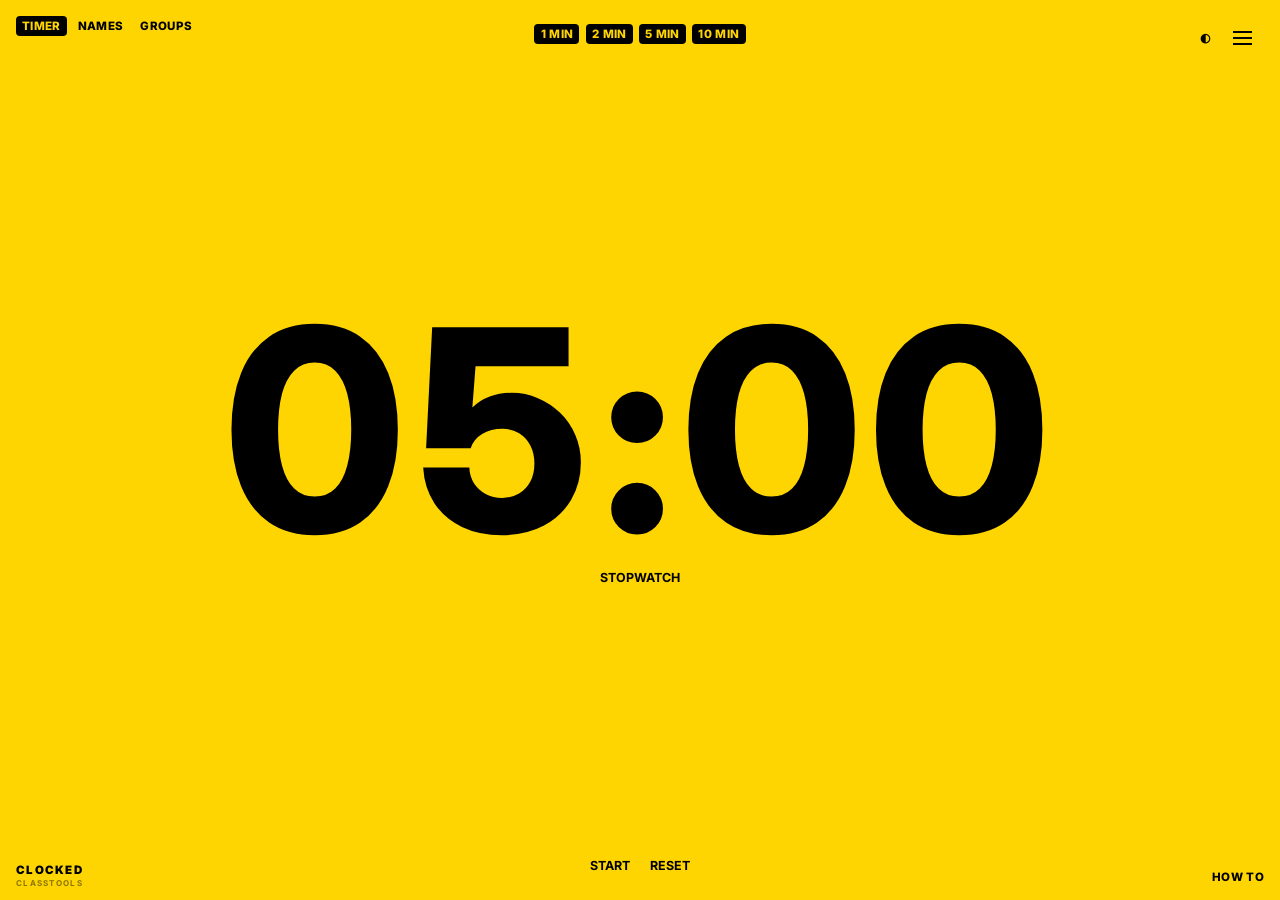
<file: index.html>
<!DOCTYPE html>
<html lang="en">
<head>
<link rel="icon" type="image/svg+xml" href="/assets/clocked-icon.svg">
  <meta charset="UTF-8" />
  <meta name="viewport" content="width=device-width, initial-scale=1.0" />
  <title>CLOCKED: CLASS TOOLS</title>

  <link rel="preconnect" href="https://fonts.googleapis.com">
  <link rel="preconnect" href="https://fonts.gstatic.com" crossorigin>
  <link href="https://fonts.googleapis.com/css2?family=Inter:wght@400;500;600;700;800;900&display=swap" rel="stylesheet">

  <style>
    :root {
      --bg: #fed500;
      --text: #000000;
      --muted: rgba(0,0,0,.6);
      --line: rgba(0,0,0,.35);
      --soft-line: rgba(0,0,0,.12);
    }

    * { box-sizing: border-box; }

    html,
    body {
      margin: 0;
      width: 100%;
      height: 100%;
    }

    body {
      background: var(--bg);
      color: var(--text);
      font-family: "Inter", Arial, Helvetica, sans-serif;
      overflow: hidden;
      text-transform: uppercase;
    }

    button,
    select,
    textarea,
    input {
      font: inherit;
      text-transform: uppercase;
    }

    button,
    select,
    input[type="color"],
    input[type="checkbox"] {
      cursor: pointer;
    }

    button:hover,
    select:hover {
      opacity: .8;
    }

    .hidden { display: none !important; }

    /* NAV */

    .tool-nav {
      position: fixed;
      top: 1rem;
      left: 1rem;
      z-index: 5000;
      display: flex;
      align-items: center;
      gap: .3rem;
    }

    .tool-tab,
    .utility-button {
      border: 0;
      background: transparent;
      color: var(--text);
      font-size: .72rem;
      font-weight: 800;
      letter-spacing: .03em;
      padding: .2rem .38rem;
      border-radius: 4px;
    }

    .tool-tab.active {
      background: var(--text);
      color: var(--bg);
    }

    .utility-nav {
      position: fixed;
      top: 1rem;
      right: 1rem;
      z-index: 5000;
      display: flex;
      align-items: center;
      gap: .25rem;
    }

    /* THEME */

    .theme-panel {
      position: fixed;
      top: 2.9rem;
      right: 1rem;
      z-index: 6000;
      display: flex;
      align-items: center;
      gap: .45rem;
      padding: .4rem;
      background: var(--text);
      color: var(--bg);
      border-radius: 5px;
    }

    .theme-panel label {
      margin-right: auto;
      font-size: .68rem;
      font-weight: 800;
    }

    #theme-color {
      width: 28px;
      height: 22px;
      padding: 0;
      border: none;
      background: transparent;
    }

    #theme-reset {
      border: none;
      padding: .18rem .32rem;
      background: var(--bg);
      color: var(--text);
      border-radius: 3px;
      font-size: .66rem;
      font-weight: 800;
    }

    /* OVERLAYS */

    .overlay {
      position: fixed;
      inset: 0;
      z-index: 10000;
      display: flex;
      align-items: center;
      justify-content: center;
      padding: 1.5rem;
      background: rgba(0,0,0,.62);
      backdrop-filter: blur(5px);
    }

    .overlay-card {
      width: min(620px, 100%);
      max-height: 85vh;
      overflow-y: auto;
      background: var(--bg);
      color: var(--text);
      border: 1px solid var(--line);
      border-radius: 8px;
      padding: 1.25rem;
    }

    .overlay-header {
      display: flex;
      align-items: center;
      justify-content: space-between;
      gap: 1rem;
      margin-bottom: 1.25rem;
    }

    .overlay-header h2 {
      margin: 0;
      font-size: .9rem;
      letter-spacing: .08em;
    }

    .overlay-close {
      border: none;
      background: transparent;
      color: var(--text);
      padding: .2rem;
      font-size: .72rem;
      font-weight: 800;
    }

    .overlay-section {
      padding: .9rem 0;
      border-top: 1px solid var(--soft-line);
    }

    .overlay-section:first-of-type {
      border-top: 0;
      padding-top: 0;
    }

    .overlay-section h3 {
      margin: 0 0 .55rem;
      font-size: .76rem;
      letter-spacing: .08em;
      color: var(--muted);
    }

    /* HELP */

    .shortcut-row {
      display: grid;
      grid-template-columns: 5.5rem 1fr;
      gap: .75rem;
      margin: .35rem 0;
      font-size: .8rem;
      line-height: 1.35;
    }

    .shortcut-key { font-weight: 900; }

    .help-copy {
      font-size: .8rem;
      line-height: 1.5;
      text-transform: none;
    }

    /* EDITOR */

    .editor-label {
      display: block;
      margin: .25rem 0 .4rem;
      font-size: .72rem;
      font-weight: 800;
      letter-spacing: .05em;
      color: var(--muted);
    }

    .editor-input,
    .editor-select,
    .editor-textarea {
      width: 100%;
      border: 1px solid var(--line);
      background: transparent;
      color: var(--text);
      padding: .55rem;
      font-weight: 800;
    }

    .editor-select option {
      background: var(--bg);
      color: var(--text);
    }

    .editor-textarea {
      min-height: 120px;
      padding: .75rem;
      resize: vertical;
      font-weight: 400;
    }

    .editor-save {
      margin-top: 1rem;
      border: none;
      background: var(--text);
      color: var(--bg);
      padding: .3rem .55rem;
      border-radius: 4px;
      font-weight: 800;
    }

    .preset-editor-grid {
      display: grid;
      grid-template-columns: minmax(0, 1fr) 110px;
      gap: .6rem;
      margin-bottom: .75rem;
    }

    .checkbox-row {
      display: flex;
      align-items: center;
      gap: .55rem;
      margin-top: 1rem;
      margin-bottom: .8rem;
    }

    .checkbox-row input {
      width: 16px;
      height: 16px;
    }

    .checkbox-row label {
      font-size: .78rem;
      font-weight: 800;
    }


    /* TOUCH / ACCESSIBILITY ENHANCEMENTS */

    .compact-action {
      border: none;
      background: var(--text);
      color: var(--bg);
      font-size: .72rem;
      font-weight: 800;
      letter-spacing: .03em;
      padding: .2rem .38rem;
      border-radius: 4px;
      white-space: nowrap;
    }

    .compact-action.hidden-control {
      display: none;
    }

    .status-toast {
      position: fixed;
      top: 3.1rem;
      left: 50%;
      transform: translateX(-50%);
      z-index: 9000;
      background: var(--text);
      color: var(--bg);
      padding: .28rem .5rem;
      border-radius: 4px;
      font-size: .7rem;
      font-weight: 800;
      letter-spacing: .04em;
      opacity: 0;
      pointer-events: none;
      transition: opacity .12s ease;
      white-space: nowrap;
    }

    .status-toast.show {
      opacity: 1;
    }

    .empty-edit-button {
      appearance: none;
      border: none;
      background: transparent;
      color: inherit;
      padding: 0;
      margin: 0;
      font: inherit;
      font-weight: inherit;
      text-transform: inherit;
      cursor: pointer;
      text-align: center;
    }

    .empty-edit-button:hover {
      opacity: .8;
    }

    .touch-empty-text {
      display: none;
    }

    .dialog-open .tool-nav,
    .dialog-open .utility-nav,
    .dialog-open .theme-panel,
    .dialog-open .tool-view {
      pointer-events: none;
    }

    /* TOOL VIEWS */

    .tool-view {
      display: none;
      width: 100%;
      height: 100%;
    }

    .tool-view.active { display: flex; }

    /* TIMER */

    #timer-tool {
      flex-direction: column;
      overflow: hidden;
    }

    .timer-top {
      display: flex;
      justify-content: center;
      align-items: center;
      gap: .4rem;
      flex-wrap: wrap;
      min-height: 2.25rem;
      padding: 1.5rem 1rem 0;
    }

    .timer-top.invisible {
      visibility: hidden;
      pointer-events: none;
    }

    .timer-top button {
      border: none;
      background: var(--text);
      color: var(--bg);
      font-size: .72rem;
      font-weight: 800;
      letter-spacing: .03em;
      padding: .2rem .38rem;
      border-radius: 4px;
    }

    .timer-wrap {
      flex: 1;
      min-height: 0;
      display: flex;
      align-items: center;
      justify-content: center;
      padding: 1rem;
    }

    .timer-stage {
      display: flex;
      flex-direction: column;
      align-items: center;
      justify-content: center;
      gap: 1.1rem;
    }

    #timer-display {
      font-size: clamp(7rem, 22vw, 20rem);
      font-weight: 800;
      line-height: .85;
      letter-spacing: .02em;
      cursor: text;
      user-select: text;
      font-variant-numeric: tabular-nums;
      outline: none;
      white-space: nowrap;
      text-align: center;
    }

    #timer-display.stopwatch {
      cursor: default;
      user-select: none;
    }

    #timer-display::selection {
      background: var(--text);
      color: var(--bg);
    }

    #timer-mode-toggle,
    .timer-bottom button,
    #name-reset,
    #group-reset {
      border: none;
      background: transparent;
      color: var(--text);
      padding: .2rem;
      font-size: .78rem;
      font-weight: 700;
    }

    #timer-mode-toggle:hover,
    .timer-bottom button:hover {
      text-decoration: underline;
      opacity: 1;
    }

    .timer-bottom {
      display: flex;
      justify-content: center;
      align-items: center;
      gap: .8rem;
      padding: 0 1rem 1.5rem;
    }

    #timer-tool.flash {
      animation: timerFlash .7s steps(2,end) 6;
    }

    @keyframes timerFlash {
      50% {
        background: var(--text);
        color: var(--bg);
      }
    }

    /* CLASS CONTROLS */

    .class-controls,
    .group-controls {
      display: flex;
      justify-content: center;
      align-items: center;
      gap: .45rem;
      flex-wrap: wrap;
    }

    .names-controls {
      row-gap: .3rem;
    }

    .class-controls label,
    .group-controls label {
      font-size: .72rem;
      font-weight: 800;
      letter-spacing: .03em;
    }

    .class-controls select,
    .group-controls select,
    .group-controls button {
      border: none;
      background: var(--text);
      color: var(--bg);
      font-size: .72rem;
      font-weight: 800;
      letter-spacing: .03em;
      padding: .2rem .38rem;
      border-radius: 4px;
    }

    .class-controls option,
    .group-controls option {
      background: var(--bg);
      color: var(--text);
    }

    /* NAMES */

    #names-tool {
      position: relative;
      flex-direction: column;
      overflow: hidden;
    }

    .names-controls {
      min-height: 3rem;
      padding-top: 1.45rem;
    }

    #name-skip-indicator {
      display: none;
      font-size: .95rem;
      line-height: 1;
      opacity: .95;
      pointer-events: none;
    }

    #name-skip-indicator.on {
      display: inline-block;
    }

    #name-main {
      flex: 1;
      min-height: 0;
      display: flex;
      align-items: center;
      justify-content: center;
      padding: 2rem;
      cursor: pointer;
      text-align: center;
      perspective: 1000px;
    }

    #name-display {
      font-size: clamp(2rem, 10vw, 10rem);
      font-weight: 900;
      line-height: 1;
    }

    #name-display.small-placeholder {
      font-size: clamp(1.5rem, 5vw, 4rem);
    }

    #name-repeats-indicator {
      margin-top: .6rem;
      font-size: 1.6rem;
      opacity: 0;
    }

    #name-repeats-indicator.on { opacity: .95; }

    @keyframes nameFlip {
      0% {
        transform: rotateX(90deg);
        opacity: 0;
      }
      60% {
        transform: rotateX(-10deg);
        opacity: 1;
      }
      100% {
        transform: rotateX(0);
        opacity: 1;
      }
    }

    #name-display.flip {
      animation: nameFlip 380ms cubic-bezier(.2,.7,.2,1);
    }

    .name-footer,
    .group-footer {
      display: flex;
      justify-content: center;
      padding: .75rem;
    }

    /* GROUPS */

    #groups-tool {
      flex-direction: column;
      overflow: hidden;
    }

    #group-main {
      flex: 1;
      min-height: 0;
      display: flex;
      flex-direction: column;
      padding: 1.5rem 1.25rem .5rem;
    }

    #groups-wrap {
      flex: 1;
      min-height: 0;
      display: flex;
      justify-content: center;
      overflow: auto;
      padding-top: 1.5rem;
    }

    #groups-container {
      width: min(1100px, 100%);
      display: grid;
      grid-template-columns: repeat(auto-fit, minmax(180px, 1fr));
      gap: 1.5rem;
    }

    .group-placeholder {
      grid-column: 1 / -1;
      align-self: center;
      text-align: center;
      font-size: clamp(1.5rem, 5vw, 4rem);
      font-weight: 900;
      padding: 4rem 1rem;
    }

    .group-card {
      border-top: 1px solid var(--line);
      padding-top: 1rem;
    }

    .group-title {
      margin-bottom: 1rem;
      font-size: .8rem;
      letter-spacing: .12em;
      color: var(--muted);
    }

    .group-name {
      margin-bottom: .35rem;
      font-size: clamp(1.1rem, 2vw, 1.6rem);
      font-weight: 900;
      line-height: 1.25;
    }

    @media (max-width: 700px) {
      body {
        overflow: hidden;
      }

      .tool-nav {
        top: .6rem;
        left: .6rem;
        right: .6rem;
        justify-content: flex-start;
        gap: .2rem;
        flex-wrap: wrap;
        max-width: calc(100% - 8.5rem);
      }

      .utility-nav {
        top: .6rem;
        right: .6rem;
        gap: .15rem;
      }

      .tool-tab,
      .utility-button {
        font-size: .68rem;
        padding: .18rem .32rem;
      }

      #name-skip-indicator {
        font-size: .88rem;
      }

      .theme-panel {
        top: 2.35rem;
        right: .6rem;
        max-width: calc(100vw - 1.2rem);
      }

      .timer-top {
        min-height: 2rem;
        padding: 2.7rem .65rem 0;
        gap: .28rem;
      }

      .timer-top button {
        font-size: .66rem;
        padding: .18rem .32rem;
      }

      .timer-wrap {
        padding: .5rem .6rem;
      }

      .timer-stage {
        gap: .65rem;
      }

      #timer-display {
        font-size: clamp(4.8rem, 25vw, 9rem);
        line-height: .88;
        max-width: 100%;
      }

      #timer-mode-toggle {
        font-size: .72rem;
      }

      .timer-bottom {
        gap: .65rem;
        padding: 0 .6rem 1rem;
      }

      .timer-bottom button {
        font-size: .72rem;
      }

      .names-controls {
        min-height: 2.5rem;
        padding-top: 2.7rem;
      }

      .class-controls,
      .group-controls {
        gap: .3rem;
      }

      .class-controls label,
      .group-controls label {
        font-size: .66rem;
      }

      .class-controls select,
      .group-controls select,
      .group-controls button {
        font-size: .66rem;
        padding: .18rem .32rem;
      }

      #name-main {
        padding: 1rem .8rem;
      }

      #name-display {
        font-size: clamp(2.2rem, 13vw, 5.4rem);
        line-height: .95;
        max-width: 100%;
        overflow-wrap: anywhere;
      }

      #name-display.small-placeholder {
        font-size: clamp(1.4rem, 8vw, 2.6rem);
      }

      #name-repeats-indicator {
        margin-top: .35rem;
        font-size: 1.25rem;
      }

      .name-footer,
      .group-footer {
        padding: .55rem;
      }

      #name-reset,
      #group-reset {
        font-size: .72rem;
      }

      #group-main {
        padding: 2.7rem .75rem .4rem;
      }

      .group-controls {
        width: 100%;
        justify-content: center;
        row-gap: .35rem;
      }

      #groups-wrap {
        padding-top: .9rem;
      }

      #groups-container {
        width: 100%;
        grid-template-columns: repeat(2, minmax(0, 1fr));
        gap: .85rem .75rem;
      }

      .group-card {
        padding-top: .65rem;
      }

      .group-title {
        margin-bottom: .55rem;
        font-size: .68rem;
      }

      .group-name {
        margin-bottom: .22rem;
        font-size: clamp(.95rem, 4.2vw, 1.2rem);
      }

      .group-placeholder {
        font-size: clamp(1.4rem, 8vw, 2.6rem);
        padding: 2.5rem .75rem;
      }

      .preset-editor-grid {
        grid-template-columns: 1fr;
        gap: .35rem;
        margin-bottom: .65rem;
      }

      .overlay {
        padding: .4rem;
        align-items: stretch;
      }

      .overlay-card {
        width: 100%;
        max-height: none;
        height: 100%;
        border-radius: 6px;
        padding: 1rem;
      }

      .overlay-header {
        margin-bottom: 1rem;
      }

      .editor-input,
      .editor-select,
      .editor-textarea {
        font-size: 16px;
      }

      .editor-textarea {
        min-height: 110px;
      }
    }

    @media (max-width: 420px) {
      .tool-nav {
        max-width: calc(100% - 8.5rem);
      }

      .tool-tab {
        font-size: .64rem;
        padding: .16rem .27rem;
      }

      .utility-button {
        font-size: .64rem;
        padding: .16rem .27rem;
      }

      #groups-container {
        grid-template-columns: 1fr;
      }

      #timer-display {
        font-size: clamp(4.2rem, 24vw, 7.5rem);
      }

      .group-controls {
        column-gap: .22rem;
      }
    }


    @media (pointer: coarse), (max-width: 700px) {
      .tool-tab,
      .utility-button,
      .timer-top button,
      .class-controls select,
      .group-controls select,
      .group-controls button,
      .compact-action,
      #timer-mode-toggle,
      .timer-bottom button,
      #name-reset,
      #group-reset,
      .editor-save,
      .overlay-close,
      #theme-reset {
        min-height: 42px;
        display: inline-flex;
        align-items: center;
        justify-content: center;
      }

      .class-controls select,
      .group-controls select,
      .editor-select,
      .editor-input,
      .editor-textarea,
      #theme-color {
        min-height: 42px;
      }

      .status-toast {
        top: 3.25rem;
      }
    }

    @media (pointer: coarse) and (max-width: 700px) {
      .touch-empty-text {
        display: inline;
      }

      .desktop-empty-text {
        display: none;
      }
    }


.utility-nav ~ .theme-panel { top: calc(1rem + 50px); }
@media (max-width:700px) { .utility-nav ~ .theme-panel { top: calc(.6rem + 50px); } }
</style>
<link rel="stylesheet" href="/assets/clocked-brand.css">
<link rel="stylesheet" href="/assets/clocked-help.css">
<script defer src="/assets/clocked-menu.js"></script>
</head>

<body>

  <div class="clocked-brand clocked-brand--fixed"><span class="clocked-brand__name">CLOCKED</span><span class="clocked-brand__label">CLASSTOOLS</span></div>

  <nav class="tool-nav">
    <button class="tool-tab active" data-tool="timer">TIMER</button>
    <button class="tool-tab" data-tool="names">NAMES</button>
    <button class="tool-tab" data-tool="groups">GROUPS</button>
  </nav>

  <div class="utility-nav">
    <span id="name-skip-indicator" aria-hidden="true">🦅</span>
    <button id="theme-button" class="utility-button" aria-label="Theme" title="Theme" aria-expanded="false" aria-controls="theme-panel">◐</button>
    <clocked-menu></clocked-menu>
  </div>

  <div id="status-toast" class="status-toast" role="status" aria-live="polite" aria-atomic="true"></div>

  <div id="theme-panel" class="theme-panel hidden">
    <label for="theme-color">THEME</label>
    <input id="theme-color" type="color" value="#fed500" />
    <button id="theme-reset">DEFAULT</button>
  </div>

  <!-- HELP -->

  <div id="help-overlay" class="overlay hidden">
    <div class="overlay-card" role="dialog" aria-modal="true" aria-labelledby="help-title">

      <div class="overlay-header">
        <h2 id="help-title">HOW TO</h2>
        <button id="help-close" class="overlay-close">CLOSE</button>
      </div>

      <section class="overlay-section">
        <h3>TIMER / STOPWATCH</h3>
        <div class="shortcut-row"><div class="shortcut-key">SPACE</div><div>START / PAUSE</div></div>
        <div class="shortcut-row"><div class="shortcut-key">R</div><div>RESET</div></div>
        <div class="shortcut-row"><div class="shortcut-key">E</div><div>EDIT TIMER OPTIONS</div></div>
        <div class="shortcut-row"><div class="shortcut-key">CLICK TIME</div><div>TYPE A CUSTOM COUNTDOWN TIME</div></div>
      </section>

      <section class="overlay-section">
        <h3>NAMES</h3>
        <div class="shortcut-row"><div class="shortcut-key">SPACE</div><div>PICK A NAME</div></div>
        <div class="shortcut-row"><div class="shortcut-key">E</div><div>EDIT SELECTED CLASS</div></div>
        <div class="shortcut-row"><div class="shortcut-key">S</div><div>TOGGLE SKIP LIST</div></div>
        <div class="shortcut-row"><div class="shortcut-key">D</div><div>TOGGLE DUPLICATES</div></div>
        <div class="shortcut-row"><div class="shortcut-key">R</div><div>RESET AVAILABLE NAMES</div></div>
      </section>

      <section class="overlay-section">
        <h3>CLASSES</h3>
        <div class="help-copy">
          Choose between one and six classes in the class editor. Reducing the number of classes hides the extra classes without deleting their saved rosters. Names and Groups use the same shared class lists.
        </div>
      </section>

      <section class="overlay-section">
        <h3>SKIP LIST</h3>
        <div class="help-copy">
          Each class has its own optional Skip List. Press S to turn it on or off. When active, students on that class's Skip List will not be selected by the random name picker.
        </div>
      </section>

      <section class="overlay-section">
        <h3>GROUPS</h3>
        <div class="shortcut-row"><div class="shortcut-key">SPACE</div><div>GENERATE GROUPS</div></div>
        <div class="shortcut-row"><div class="shortcut-key">E</div><div>EDIT SELECTED CLASS</div></div>
        <div class="shortcut-row"><div class="shortcut-key">R</div><div>RESET GROUPS</div></div>
      </section>

    </div>
  </div>

  <!-- EDIT OVERLAY -->

  <div id="edit-overlay" class="overlay hidden">
    <div class="overlay-card" role="dialog" aria-modal="true" aria-labelledby="edit-overlay-title">

      <div class="overlay-header">
        <h2 id="edit-overlay-title">EDIT</h2>
        <button id="edit-overlay-close" class="overlay-close">CLOSE</button>
      </div>

      <!-- TIMER EDITOR -->

      <div id="timer-editor-content" class="hidden">
        <div id="timer-preset-editor"></div>

        <div class="overlay-section">
          <div class="checkbox-row">
            <input id="countdown-enabled-input" type="checkbox" />
            <label for="countdown-enabled-input">COUNTDOWN TO</label>
          </div>

          <div id="countdown-options-wrap" class="hidden">
            <label class="editor-label" for="countdown-label-input">COUNTDOWN BUTTON LABEL</label>
            <input
              id="countdown-label-input"
              class="editor-input"
              type="text"
              value="COUNTDOWN"
              placeholder="COUNTDOWN"
            />

            <label class="editor-label" for="countdown-time-input" style="margin-top:1rem;">COUNTDOWN ENDING TIME</label>
            <input
              id="countdown-time-input"
              class="editor-input"
              type="time"
              value="14:17"
            />
          </div>
        </div>

        <button id="timer-editor-save" class="editor-save">SAVE</button>
      </div>

      <!-- CLASS EDITOR -->

      <div id="class-editor-content" class="hidden">

        <label class="editor-label" for="class-count-input">NUMBER OF CLASSES</label>
        <select id="class-count-input" class="editor-select">
          <option value="1">1</option>
          <option value="2">2</option>
          <option value="3">3</option>
          <option value="4">4</option>
          <option value="5">5</option>
          <option value="6">6</option>
        </select>

        <div class="overlay-section" style="margin-top:1rem;">
          <label class="editor-label" for="class-name-input">CLASS NAME</label>
          <input id="class-name-input" class="editor-input" type="text" />

          <label class="editor-label" for="class-roster-input" style="margin-top:1rem;">CLASS LIST</label>
          <textarea id="class-roster-input" class="editor-textarea"></textarea>

          <div id="skip-list-editor-wrap">
            <label class="editor-label" for="class-skip-input" style="margin-top:1rem;">SKIP LIST</label>
            <textarea id="class-skip-input" class="editor-textarea"></textarea>
          </div>
        </div>

        <button id="class-editor-save" class="editor-save">SAVE</button>
      </div>

    </div>
  </div>

  <!-- TIMER -->

  <section id="timer-tool" class="tool-view active">

    <div id="timer-presets" class="timer-top"></div>

    <main class="timer-wrap">
      <div class="timer-stage">
        <div id="timer-display" contenteditable="true" spellcheck="false">05:00</div>
        <button id="timer-mode-toggle">STOPWATCH</button>
      </div>
    </main>

    <div class="timer-bottom">
      <button id="timer-start-pause">START</button>
      <button id="timer-reset">RESET</button>
    </div>

  </section>

  <!-- NAMES -->

  <section id="names-tool" class="tool-view">

    <div class="class-controls names-controls">
      <label for="name-class-select">CLASS</label>
      <select id="name-class-select"></select>
      <button id="name-edit-button" class="compact-action hidden-control" type="button">EDIT</button>
      <button id="name-skip-toggle" class="compact-action" type="button" aria-pressed="false">SKIP: OFF</button>
      <button id="name-repeats-toggle" class="compact-action" type="button" aria-pressed="false">REPEATS: OFF</button>
    </div>

    <main id="name-main">
      <div>
        <div id="name-display" class="small-placeholder">
          <button id="name-empty-edit" class="empty-edit-button" type="button">
            <span class="desktop-empty-text">CLICK OR PRESS E TO EDIT NAMES</span>
            <span class="touch-empty-text">TAP TO ADD NAMES</span>
          </button>
        </div>
        <div id="name-repeats-indicator" aria-hidden="true">♾</div>
      </div>
    </main>

    <footer class="name-footer">
      <button id="name-reset">RESET</button>
    </footer>

  </section>

  <!-- GROUPS -->

  <section id="groups-tool" class="tool-view">

    <main id="group-main">

      <div class="group-controls">
        <label for="group-class-select">CLASS</label>
        <select id="group-class-select"></select>
        <button id="group-edit-button" class="compact-action hidden-control" type="button">EDIT</button>

        <label for="group-size">STUDENTS / GROUP</label>
        <select id="group-size" aria-label="Students per group">
          <option value="2">2</option>
          <option value="3">3</option>
          <option value="4" selected>4</option>
          <option value="5">5</option>
          <option value="6">6</option>
          <option value="7">7</option>
          <option value="8">8</option>
        </select>

        <button id="group-generate">GENERATE</button>
      </div>

      <div id="groups-wrap">
        <div id="groups-container">
          <div class="group-placeholder"><button class="empty-edit-button group-empty-edit" type="button"><span class="desktop-empty-text">CLICK OR PRESS E TO EDIT NAMES</span><span class="touch-empty-text">TAP TO ADD NAMES</span></button></div>
        </div>
      </div>

    </main>

    <footer class="group-footer">
      <button id="group-reset">RESET</button>
    </footer>

  </section>

  <button id="help-button" class="clocked-help" type="button" aria-haspopup="dialog" aria-controls="help-overlay">HOW TO</button>

  <script>
    /* STORAGE */

    const STORAGE = {
      classes: "clocked_classes_v2",
      classCount: "clocked_classCount_v1",
      timerSettings: "clocked_timerSettings_v2",
      theme: "clocked_theme"
    };

    const MAX_CLASSES = 6;
    const DEFAULT_CLASS_COUNT = 4;

    const DEFAULT_CLASSES = Array.from(
      { length: MAX_CLASSES },
      (_, index) => ({
        id: `class${index + 1}`,
        name: `CLASS ${index + 1}`,
        roster: [],
        skip: []
      })
    );

    const DEFAULT_TIMER_SETTINGS = {
      presets: [
        { label: "1 MIN", minutes: 1 },
        { label: "2 MIN", minutes: 2 },
        { label: "5 MIN", minutes: 5 },
        { label: "10 MIN", minutes: 10 }
      ],
      countdownEnabled: false,
      countdownLabel: "COUNTDOWN",
      countdownTime: "14:17"
    };

    function clone(value) {
      return JSON.parse(JSON.stringify(value));
    }

    function parseNames(text) {
      return text
        .split(/[\n,]/)
        .map(name => name.trim())
        .filter(Boolean)
        .map(name => name.toUpperCase());
    }

    function loadClasses() {
      try {
        const saved = localStorage.getItem(STORAGE.classes);
        if (!saved) return clone(DEFAULT_CLASSES);

        const parsed = JSON.parse(saved);
        if (!Array.isArray(parsed)) return clone(DEFAULT_CLASSES);

        return Array.from({ length: MAX_CLASSES }, (_, index) => {
          const item = parsed[index] || {};

          return {
            id: item.id || `class${index + 1}`,
            name: item.name || `CLASS ${index + 1}`,
            roster: Array.isArray(item.roster) ? item.roster : [],
            skip: Array.isArray(item.skip) ? item.skip : []
          };
        });
      } catch {
        return clone(DEFAULT_CLASSES);
      }
    }

    function saveClasses() {
      localStorage.setItem(STORAGE.classes, JSON.stringify(classes));
    }

    function loadClassCount() {
      const saved = Number(localStorage.getItem(STORAGE.classCount));

      if (
        Number.isInteger(saved) &&
        saved >= 1 &&
        saved <= MAX_CLASSES
      ) {
        return saved;
      }

      return DEFAULT_CLASS_COUNT;
    }

    function saveClassCount() {
      localStorage.setItem(STORAGE.classCount, String(classCount));
    }

    function loadTimerSettings() {
      try {
        const saved = localStorage.getItem(STORAGE.timerSettings);

        if (!saved) {
          return clone(DEFAULT_TIMER_SETTINGS);
        }

        const parsed = JSON.parse(saved);

        const presets = Array.isArray(parsed.presets)
          ? parsed.presets
          : clone(DEFAULT_TIMER_SETTINGS.presets);

        return {
          presets: [0,1,2,3].map(index => ({
            label:
              presets[index]?.label ||
              DEFAULT_TIMER_SETTINGS.presets[index].label,

            minutes:
              Number(presets[index]?.minutes) ||
              DEFAULT_TIMER_SETTINGS.presets[index].minutes
          })),

          countdownEnabled:
            Boolean(
              parsed.countdownEnabled ??
              parsed.readingEnabled
            ),

          countdownLabel:
            typeof parsed.countdownLabel === "string"
              ? parsed.countdownLabel
              : (
                  parsed.readingEnabled
                    ? "READING"
                    : "COUNTDOWN"
                ),

          countdownTime:
            typeof parsed.countdownTime === "string"
              ? parsed.countdownTime
              : (
                  typeof parsed.readingTime === "string"
                    ? parsed.readingTime
                    : "14:17"
                )
        };
      } catch {
        return clone(DEFAULT_TIMER_SETTINGS);
      }
    }

    function saveTimerSettings() {
      localStorage.setItem(
        STORAGE.timerSettings,
        JSON.stringify(timerSettings)
      );
    }

    let classes = loadClasses();
    let classCount = loadClassCount();
    let timerSettings = loadTimerSettings();

    function getClassById(id) {
      return classes.find(item => item.id === id);
    }

    function getVisibleClasses() {
      return classes.slice(0, classCount);
    }

    /* ELEMENTS */

    const helpOverlay = document.getElementById("help-overlay");
    const helpButton = document.getElementById("help-button");
    const helpClose = document.getElementById("help-close");

    const editOverlay = document.getElementById("edit-overlay");
    const editOverlayClose = document.getElementById("edit-overlay-close");
    const editOverlayTitle = document.getElementById("edit-overlay-title");
    const timerEditorContent = document.getElementById("timer-editor-content");
    const classEditorContent = document.getElementById("class-editor-content");

    const themeButton = document.getElementById("theme-button");
    const themePanel = document.getElementById("theme-panel");
    const themeColor = document.getElementById("theme-color");
    const themeReset = document.getElementById("theme-reset");
    const statusToast = document.getElementById("status-toast");

    let dialogReturnFocus = null;
    let activeDialogOverlay = null;
    let statusTimer = null;

    /* OVERLAYS */

    function getFocusable(dialog) {
      return Array.from(
        dialog.querySelectorAll(
          'button:not([disabled]), [href], input:not([disabled]), select:not([disabled]), textarea:not([disabled]), [tabindex]:not([tabindex="-1"])'
        )
      ).filter(el => !el.closest('.hidden') && el.offsetParent !== null);
    }

    function setDialogOpen(overlay, opener, focusTarget = null) {
      dialogReturnFocus = opener || document.activeElement;
      activeDialogOverlay = overlay;
      document.body.classList.add('dialog-open');
      overlay.classList.remove('hidden');

      Array.from(document.body.children).forEach(child => {
        if (child !== overlay && !child.classList.contains('status-toast')) {
          child.inert = true;
        }
      });

      overlay.inert = false;

      requestAnimationFrame(() => {
        const dialog = overlay.querySelector('[role="dialog"]');
        const target = focusTarget || getFocusable(dialog)[0];
        target?.focus();
      });
    }

    function restoreDialogBackground(overlay) {
      Array.from(document.body.children).forEach(child => {
        if (child !== overlay) child.inert = false;
      });

      document.body.classList.remove('dialog-open');
      activeDialogOverlay = null;

      const returnTarget = dialogReturnFocus;
      dialogReturnFocus = null;

      requestAnimationFrame(() => {
        if (returnTarget && document.contains(returnTarget)) {
          returnTarget.focus();
        }
      });
    }

    function closeHelp() {
      if (helpOverlay.classList.contains('hidden')) return;
      helpOverlay.classList.add('hidden');
      restoreDialogBackground(helpOverlay);
    }

    function closeEditor() {
      if (editOverlay.classList.contains('hidden')) return;
      editOverlay.classList.add('hidden');
      timerEditorContent.classList.add('hidden');
      classEditorContent.classList.add('hidden');
      restoreDialogBackground(editOverlay);
    }

    function closeAllOverlays() {
      if (!helpOverlay.classList.contains('hidden')) {
        closeHelp();
      } else if (!editOverlay.classList.contains('hidden')) {
        closeEditor();
      }
      themePanel.classList.add('hidden');
      themeButton.setAttribute("aria-expanded", "false");
    }

    function trapDialogTab(event) {
      if (event.key !== 'Tab' || !activeDialogOverlay) return;

      const dialog = activeDialogOverlay.querySelector('[role="dialog"]');
      const focusable = getFocusable(dialog);
      if (!focusable.length) {
        event.preventDefault();
        return;
      }

      const first = focusable[0];
      const last = focusable[focusable.length - 1];

      if (event.shiftKey && document.activeElement === first) {
        event.preventDefault();
        last.focus();
      } else if (!event.shiftKey && document.activeElement === last) {
        event.preventDefault();
        first.focus();
      }
    }

    helpButton.addEventListener('click', () => {
      closeEditor();
      themePanel.classList.add('hidden');
      themeButton.setAttribute("aria-expanded", "false");
      setDialogOpen(helpOverlay, helpButton, helpClose);
    });

    helpClose.addEventListener('click', closeHelp);

    helpOverlay.addEventListener('click', event => {
      if (event.target === helpOverlay) closeHelp();
    });

    editOverlayClose.addEventListener('click', closeEditor);

    editOverlay.addEventListener('click', event => {
      if (event.target === editOverlay) closeEditor();
    });

    /* THEME */

    function getContrastColor(hex) {
      const color = hex.replace("#","");
      const r = parseInt(color.substring(0,2), 16);
      const g = parseInt(color.substring(2,4), 16);
      const b = parseInt(color.substring(4,6), 16);

      const brightness =
        (r * 299 + g * 587 + b * 114) / 1000;

      return brightness > 150
        ? "#000000"
        : "#ffffff";
    }

    function applyTheme(color) {
      const text = getContrastColor(color);

      document.documentElement.style.setProperty("--bg", color);
      document.documentElement.style.setProperty("--text", text);

      document.documentElement.style.setProperty(
        "--muted",
        text === "#ffffff"
          ? "rgba(255,255,255,.6)"
          : "rgba(0,0,0,.6)"
      );

      document.documentElement.style.setProperty(
        "--line",
        text === "#ffffff"
          ? "rgba(255,255,255,.35)"
          : "rgba(0,0,0,.35)"
      );

      document.documentElement.style.setProperty(
        "--soft-line",
        text === "#ffffff"
          ? "rgba(255,255,255,.12)"
          : "rgba(0,0,0,.12)"
      );

      themeColor.value = color;
      localStorage.setItem(STORAGE.theme, color);
    }

    themeButton.addEventListener("click", () => {
      closeHelp();
      closeEditor();

      const opening = themePanel.classList.contains("hidden");
      themePanel.classList.toggle("hidden");

      themeButton.setAttribute(
        "aria-expanded",
        opening ? "true" : "false"
      );
    });

    themeColor.addEventListener("input", () => {
      applyTheme(themeColor.value);
    });

    themeReset.addEventListener("click", () => {
      applyTheme("#fed500");
    });

    document.addEventListener("click", event => {
      if (
        !themePanel.classList.contains("hidden") &&
        !themePanel.contains(event.target) &&
        !themeButton.contains(event.target)
      ) {
        themePanel.classList.add("hidden");
        themeButton.setAttribute("aria-expanded", "false");
      }
    });

    applyTheme(
      localStorage.getItem(STORAGE.theme) ||
      "#fed500"
    );

    /* NAV */

    const toolTabs = document.querySelectorAll(".tool-tab");
    const toolViews = document.querySelectorAll(".tool-view");

    let activeTool = "timer";

    function switchTool(tool) {
      activeTool = tool;
      closeAllOverlays();

      toolTabs.forEach(tab => {
        tab.classList.toggle(
          "active",
          tab.dataset.tool === tool
        );
      });

      toolViews.forEach(view => {
        view.classList.toggle(
          "active",
          view.id === `${tool}-tool`
        );
      });

      updateNamesOptionUI();
    }

    toolTabs.forEach(tab => {
      tab.addEventListener("click", () => {
        switchTool(tab.dataset.tool);
      });
    });

    /* TIMER */

    const timerTool = document.getElementById("timer-tool");
    const timerPresets = document.getElementById("timer-presets");
    const timerDisplay = document.getElementById("timer-display");
    const timerStartPause = document.getElementById("timer-start-pause");
    const timerReset = document.getElementById("timer-reset");
    const timerModeToggle = document.getElementById("timer-mode-toggle");
    const timerPresetEditor = document.getElementById("timer-preset-editor");
    const timerEditorSave = document.getElementById("timer-editor-save");

    const countdownEnabledInput =
      document.getElementById("countdown-enabled-input");

    const countdownOptionsWrap =
      document.getElementById("countdown-options-wrap");

    const countdownLabelInput =
      document.getElementById("countdown-label-input");

    const countdownTimeInput =
      document.getElementById("countdown-time-input");

    let timeMode = "timer";
    let timerDefault = 300;
    let timerRemaining = timerDefault;
    let timerRunning = false;
    let timerEnd = null;
    let timerInterval = null;

    let stopwatchElapsed = 0;
    let stopwatchStarted = null;
    let stopwatchRunning = false;
    let stopwatchInterval = null;

    function formatTime(seconds) {
      seconds = Math.max(0, Math.floor(seconds));

      const mins = Math.floor(seconds / 60);
      const secs = seconds % 60;

      return (
        String(mins).padStart(2,"0") +
        ":" +
        String(secs).padStart(2,"0")
      );
    }

    function updateTimeDisplay() {
      timerDisplay.textContent =
        timeMode === "timer"
          ? formatTime(Math.ceil(timerRemaining))
          : formatTime(stopwatchElapsed / 1000);

      timerStartPause.textContent =
        alarmActive
          ? "STOP"
          : (
              (
                timeMode === "timer"
                  ? timerRunning
                  : stopwatchRunning
              )
                ? "PAUSE"
                : "START"
            );
    }

    function pauseTimer() {
      if (!timerRunning) return;

      timerRemaining = Math.max(
        0,
        (timerEnd - Date.now()) / 1000
      );

      timerRunning = false;
      clearInterval(timerInterval);
      timerInterval = null;
      updateTimeDisplay();
    }

    let audioContext = null;
    let alarmInterval = null;
    let alarmActive = false;

    function playAlarmCycle() {
      try {
        if (!audioContext) {
          audioContext =
            new (window.AudioContext || window.webkitAudioContext)();
        }

        const now = audioContext.currentTime;

        /*
          Three double-beeps using the softer original tone.
          The full cycle takes about 1.6 seconds, followed by a rest.
        */
        const doubleBeepStarts = [0, 0.62, 1.24];

        doubleBeepStarts.forEach(start => {
          [
            { delay: 0, frequency: 880 },
            { delay: 0.22, frequency: 660 }
          ].forEach(tone => {
            const oscillator = audioContext.createOscillator();
            const gain = audioContext.createGain();

            oscillator.type = "sine";
            oscillator.frequency.setValueAtTime(
              tone.frequency,
              now + start + tone.delay
            );

            gain.gain.setValueAtTime(
              0.0001,
              now + start + tone.delay
            );

            gain.gain.exponentialRampToValueAtTime(
              0.22,
              now + start + tone.delay + 0.015
            );

            gain.gain.exponentialRampToValueAtTime(
              0.0001,
              now + start + tone.delay + 0.16
            );

            oscillator.connect(gain);
            gain.connect(audioContext.destination);

            oscillator.start(
              now + start + tone.delay
            );

            oscillator.stop(
              now + start + tone.delay + 0.18
            );
          });
        });
      } catch {
        /* visual flash still works if audio is unavailable */
      }
    }

    function startAlarm() {
      stopAlarm();

      alarmActive = true;
      playAlarmCycle();

      /*
        Repeat: three double-beeps, rest, three double-beeps, rest...
      */
      alarmInterval = setInterval(
        playAlarmCycle,
        3000
      );

      updateTimeDisplay();
    }

    function stopAlarm() {
      alarmActive = false;

      if (alarmInterval) {
        clearInterval(alarmInterval);
        alarmInterval = null;
      }

      timerTool?.classList.remove("flash");

      if (typeof updateTimeDisplay === "function") {
        updateTimeDisplay();
      }
    }

    function startTimer() {
      if (timerRemaining <= 0) return;

      timerRunning = true;

      timerEnd =
        Date.now() +
        timerRemaining * 1000;

      clearInterval(timerInterval);

      timerInterval = setInterval(() => {
        timerRemaining =
          (timerEnd - Date.now()) / 1000;

        if (timerRemaining <= 0) {
          timerRemaining = 0;
          timerRunning = false;

          clearInterval(timerInterval);
          timerInterval = null;

          timerTool.classList.remove("flash");
          void timerTool.offsetWidth;
          timerTool.classList.add("flash");

          startAlarm();
        }

        updateTimeDisplay();
      }, 100);

      updateTimeDisplay();
    }

    function pauseStopwatch() {
      if (!stopwatchRunning) return;

      stopwatchElapsed =
        Date.now() - stopwatchStarted;

      stopwatchRunning = false;
      clearInterval(stopwatchInterval);
      stopwatchInterval = null;
      updateTimeDisplay();
    }

    function startStopwatch() {
      stopwatchRunning = true;

      stopwatchStarted =
        Date.now() - stopwatchElapsed;

      clearInterval(stopwatchInterval);

      stopwatchInterval = setInterval(() => {
        stopwatchElapsed =
          Date.now() - stopwatchStarted;

        updateTimeDisplay();
      }, 100);

      updateTimeDisplay();
    }

    function toggleClock() {
      if (alarmActive) {
        stopAlarm();
        return;
      }

      if (timeMode === "timer") {
        timerRunning
          ? pauseTimer()
          : startTimer();
      } else {
        stopwatchRunning
          ? pauseStopwatch()
          : startStopwatch();
      }
    }

    function resetClock() {
      stopAlarm();
      timerTool.classList.remove("flash");

      if (timeMode === "timer") {
        timerRunning = false;
        clearInterval(timerInterval);
        timerInterval = null;
        timerRemaining = timerDefault;
      } else {
        stopwatchRunning = false;
        clearInterval(stopwatchInterval);
        stopwatchInterval = null;
        stopwatchElapsed = 0;
      }

      updateTimeDisplay();
    }

    function setTimerMinutes(minutes) {
      stopAlarm();
      timerRunning = false;
      clearInterval(timerInterval);
      timerInterval = null;

      timerDefault = minutes * 60;
      timerRemaining = timerDefault;

      timerTool.classList.remove("flash");
      updateTimeDisplay();
    }

    function startCountdownTo() {
      stopAlarm();

      const [hour, minute] =
        timerSettings.countdownTime
          .split(":")
          .map(Number);

      const now = new Date();
      const end = new Date();

      end.setHours(hour, minute, 0, 0);

      timerRunning = false;
      clearInterval(timerInterval);
      timerInterval = null;

      timerRemaining = Math.max(
        0,
        (end - now) / 1000
      );

      timerDefault = timerRemaining;
      updateTimeDisplay();

      if (timerRemaining > 0) {
        startTimer();
      }
    }

    function renderTimerButtons() {
      timerPresets.innerHTML = "";

      timerSettings.presets.forEach(preset => {
        const button =
          document.createElement("button");

        button.textContent = preset.label;

        button.addEventListener("click", () => {
          setTimerMinutes(preset.minutes);
        });

        timerPresets.appendChild(button);
      });

      if (timerSettings.countdownEnabled) {
        const countdown =
          document.createElement("button");

        countdown.textContent =
          timerSettings.countdownLabel ||
          "COUNTDOWN";

        countdown.addEventListener(
          "click",
          startCountdownTo
        );

        timerPresets.appendChild(countdown);
      }
    }

    function buildTimerEditor() {
      timerPresetEditor.innerHTML = "";

      timerSettings.presets.forEach((preset,index) => {
        const row = document.createElement("div");
        row.className = "preset-editor-grid";

        const labelWrap = document.createElement("div");
        const label = document.createElement("label");

        label.className = "editor-label";
        label.textContent = `BUTTON ${index + 1} LABEL`;

        const labelInput = document.createElement("input");
        labelInput.id = `timer-preset-label-${index + 1}`;
        label.htmlFor = labelInput.id;
        labelInput.className =
          "editor-input preset-label-input";
        labelInput.type = "text";
        labelInput.value = preset.label;

        const minutesWrap = document.createElement("div");
        const minutesLabel = document.createElement("label");

        minutesLabel.className = "editor-label";
        minutesLabel.textContent = `BUTTON ${index + 1} MINUTES`;

        const minutesInput = document.createElement("input");
        minutesInput.id = `timer-preset-minutes-${index + 1}`;
        minutesLabel.htmlFor = minutesInput.id;
        minutesInput.className =
          "editor-input preset-minutes-input";
        minutesInput.type = "number";
        minutesInput.min = "0.1";
        minutesInput.step = "0.1";
        minutesInput.value = preset.minutes;

        labelWrap.appendChild(label);
        labelWrap.appendChild(labelInput);

        minutesWrap.appendChild(minutesLabel);
        minutesWrap.appendChild(minutesInput);

        row.appendChild(labelWrap);
        row.appendChild(minutesWrap);

        timerPresetEditor.appendChild(row);
      });

      countdownEnabledInput.checked =
        timerSettings.countdownEnabled;

      countdownLabelInput.value =
        timerSettings.countdownLabel ||
        "COUNTDOWN";

      countdownTimeInput.value =
        timerSettings.countdownTime;

      countdownOptionsWrap.classList.toggle(
        "hidden",
        !countdownEnabledInput.checked
      );
    }

    function openTimerEditor(opener = document.activeElement) {
      pauseTimer();
      pauseStopwatch();

      closeHelp();
      themePanel.classList.add("hidden");

      editOverlayTitle.textContent =
        "TIMER OPTIONS";

      classEditorContent.classList.add("hidden");
      timerEditorContent.classList.remove("hidden");

      buildTimerEditor();

      const firstTimerField =
        timerPresetEditor.querySelector(".preset-label-input");

      setDialogOpen(
        editOverlay,
        opener,
        firstTimerField || editOverlayClose
      );
    }

    countdownEnabledInput.addEventListener(
      "change",
      () => {
        countdownOptionsWrap.classList.toggle(
          "hidden",
          !countdownEnabledInput.checked
        );
      }
    );

    timerEditorSave.addEventListener("click", () => {
      const labelInputs =
        timerPresetEditor.querySelectorAll(
          ".preset-label-input"
        );

      const minuteInputs =
        timerPresetEditor.querySelectorAll(
          ".preset-minutes-input"
        );

      const presets = [];

      for (let i = 0; i < 4; i++) {
        const label =
          labelInputs[i].value
            .trim()
            .toUpperCase() ||
          `TIMER ${i + 1}`;

        let minutes =
          parseFloat(minuteInputs[i].value);

        if (
          !Number.isFinite(minutes) ||
          minutes <= 0
        ) {
          minutes = 1;
        }

        presets.push({
          label,
          minutes
        });
      }

      timerSettings.presets = presets;

      timerSettings.countdownEnabled =
        countdownEnabledInput.checked;

      timerSettings.countdownLabel =
        countdownLabelInput.value
          .trim()
          .toUpperCase() ||
        "COUNTDOWN";

      timerSettings.countdownTime =
        countdownTimeInput.value ||
        "14:17";

      saveTimerSettings();
      renderTimerButtons();
      closeEditor();
    });

    timerStartPause.addEventListener(
      "click",
      toggleClock
    );

    timerReset.addEventListener(
      "click",
      resetClock
    );

    timerModeToggle.addEventListener(
      "click",
      () => {
        stopAlarm();
        closeEditor();

        if (timeMode === "timer") {
          pauseTimer();

          timeMode = "stopwatch";
          timerModeToggle.textContent = "TIMER";

          timerPresets.classList.add("invisible");

          timerDisplay.setAttribute(
            "contenteditable",
            "false"
          );

          timerDisplay.classList.add("stopwatch");
        } else {
          pauseStopwatch();

          timeMode = "timer";
          timerModeToggle.textContent = "STOPWATCH";

          timerPresets.classList.remove("invisible");

          timerDisplay.setAttribute(
            "contenteditable",
            "true"
          );

          timerDisplay.classList.remove("stopwatch");
        }

        updateTimeDisplay();
      }
    );

    timerDisplay.addEventListener(
      "focus",
      () => {
        if (timeMode !== "timer") return;

        pauseTimer();

        const range = document.createRange();
        range.selectNodeContents(timerDisplay);

        const selection = window.getSelection();
        selection.removeAllRanges();
        selection.addRange(range);
      }
    );

    function parseTypedTimer() {
      const value =
        timerDisplay.textContent.trim();

      let seconds = 0;

      if (value.includes(":")) {
        const parts = value.split(":");

        if (parts.length !== 2) {
          updateTimeDisplay();
          return false;
        }

        const minutes =
          parseInt(parts[0], 10);

        const secs =
          parseInt(parts[1], 10);

        if (
          !Number.isFinite(minutes) ||
          !Number.isFinite(secs) ||
          minutes < 0 ||
          secs < 0 ||
          secs >= 60
        ) {
          updateTimeDisplay();
          return false;
        }

        seconds =
          minutes * 60 +
          secs;
      } else {
        const minutes =
          parseFloat(value);

        if (
          !Number.isFinite(minutes) ||
          minutes < 0
        ) {
          updateTimeDisplay();
          return false;
        }

        seconds = minutes * 60;
      }

      timerDefault = seconds;
      timerRemaining = seconds;

      timerTool.classList.remove("flash");
      updateTimeDisplay();
      return true;
    }

    timerDisplay.addEventListener(
      "keydown",
      event => {
        if (
          event.key === "Enter" &&
          timeMode === "timer"
        ) {
          event.preventDefault();

          if (parseTypedTimer()) {
            timerDisplay.blur();
            startTimer();
          }
        }
      }
    );

    timerDisplay.addEventListener(
      "blur",
      () => {
        if (timeMode === "timer") {
          parseTypedTimer();
        }
      }
    );

    /* CLASSES */

    const nameClassSelect =
      document.getElementById("name-class-select");

    const groupClassSelect =
      document.getElementById("group-class-select");

    const classCountInput =
      document.getElementById("class-count-input");

    const classNameInput =
      document.getElementById("class-name-input");

    const classRosterInput =
      document.getElementById("class-roster-input");

    const classSkipInput =
      document.getElementById("class-skip-input");

    const skipListEditorWrap =
      document.getElementById("skip-list-editor-wrap");

    const classEditorSave =
      document.getElementById("class-editor-save");

    const nameEditButton = document.getElementById("name-edit-button");
    const groupEditButton = document.getElementById("group-edit-button");

    let editingClassId = null;
    let editingClassSource = null;

    function renderClassSelects() {
      const oldNameValue = nameClassSelect.value;
      const oldGroupValue = groupClassSelect.value;
      const visibleClasses = getVisibleClasses();

      nameClassSelect.innerHTML = "";
      groupClassSelect.innerHTML = "";

      visibleClasses.forEach(item => {
        const nameOption =
          document.createElement("option");

        nameOption.value = item.id;
        nameOption.textContent = item.name;

        const groupOption =
          nameOption.cloneNode(true);

        nameClassSelect.appendChild(nameOption);
        groupClassSelect.appendChild(groupOption);
      });

      const visibleIds =
        visibleClasses.map(item => item.id);

      nameClassSelect.value =
        visibleIds.includes(oldNameValue)
          ? oldNameValue
          : visibleIds[0];

      groupClassSelect.value =
        visibleIds.includes(oldGroupValue)
          ? oldGroupValue
          : visibleIds[0];

      resetNamePool();
      resetGroups();
    }

    function openClassEditor(source, opener = document.activeElement) {
      editingClassSource = source;

      editingClassId =
        source === "names"
          ? nameClassSelect.value
          : groupClassSelect.value;

      const selected =
        getClassById(editingClassId);

      if (!selected) return;

      closeHelp();
      themePanel.classList.add("hidden");

      editOverlayTitle.textContent =
        "EDIT CLASS";

      timerEditorContent.classList.add("hidden");
      classEditorContent.classList.remove("hidden");

      classCountInput.value =
        String(classCount);

      classNameInput.value =
        selected.name;

      classRosterInput.value =
        selected.roster.join("\n");

      classSkipInput.value =
        selected.skip.join("\n");

      skipListEditorWrap.classList.toggle(
        "hidden",
        source !== "names"
      );

      setDialogOpen(
        editOverlay,
        opener,
        classNameInput
      );

      requestAnimationFrame(() => {
        classNameInput.select();
      });
    }

    classEditorSave.addEventListener(
      "click",
      () => {
        const selected =
          getClassById(editingClassId);

        if (!selected) {
          closeEditor();
          return;
        }

        const requestedCount =
          Number(classCountInput.value);

        if (
          Number.isInteger(requestedCount) &&
          requestedCount >= 1 &&
          requestedCount <= MAX_CLASSES
        ) {
          classCount = requestedCount;
        }

        selected.name =
          classNameInput.value
            .trim()
            .toUpperCase() ||
          selected.name;

        selected.roster =
          parseNames(classRosterInput.value);

        if (editingClassSource === "names") {
          selected.skip =
            parseNames(classSkipInput.value);
        }

        saveClasses();
        saveClassCount();
        renderClassSelects();
        closeEditor();
      }
    );

    /* NAMES */

    const nameMain =
      document.getElementById("name-main");

    const nameDisplay =
      document.getElementById("name-display");

    const nameSkipIndicator =
      document.getElementById("name-skip-indicator");

    const nameRepeatsIndicator =
      document.getElementById("name-repeats-indicator");

    const nameReset =
      document.getElementById("name-reset");

    const nameSkipToggle =
      document.getElementById("name-skip-toggle");

    const nameRepeatsToggle =
      document.getElementById("name-repeats-toggle");

    let namePool = [];
    let skipMode = false;
    let noRepeats = true;

    function currentNameClass() {
      return getClassById(
        nameClassSelect.value
      );
    }

    function emptyEditMarkup() {
      return `
        <button id="name-empty-edit" class="empty-edit-button" type="button">
          <span class="desktop-empty-text">CLICK OR PRESS E TO EDIT NAMES</span>
          <span class="touch-empty-text">TAP TO ADD NAMES</span>
        </button>
      `;
    }

    function showStatus(message) {
      clearTimeout(statusTimer);
      statusToast.textContent = message;
      statusToast.classList.add('show');

      statusTimer = setTimeout(() => {
        statusToast.classList.remove('show');
      }, 1000);
    }

    function updateNamesOptionUI() {
      nameSkipToggle.textContent =
        `SKIP: ${skipMode ? 'ON' : 'OFF'}`;
      nameSkipToggle.setAttribute(
        'aria-pressed',
        String(skipMode)
      );

      const repeatsOn = !noRepeats;
      nameRepeatsToggle.textContent =
        `REPEATS: ${repeatsOn ? 'ON' : 'OFF'}`;
      nameRepeatsToggle.setAttribute(
        'aria-pressed',
        String(repeatsOn)
      );

      nameRepeatsIndicator.classList.toggle(
        'on',
        repeatsOn
      );

      nameSkipIndicator.classList.toggle(
        'on',
        activeTool === 'names' && skipMode
      );
    }

    function updateNamePlaceholder() {
      const selected = currentNameClass();
      const needsNames =
        !selected || selected.roster.length === 0;

      nameEditButton.classList.toggle(
        'hidden-control',
        needsNames
      );

      nameDisplay.classList.toggle(
        'small-placeholder',
        needsNames
      );

      if (needsNames) {
        nameDisplay.innerHTML = emptyEditMarkup();
      } else {
        nameDisplay.textContent = 'CLICK OR PRESS SPACE';
      }
    }

    function resetNamePool() {
      const selected =
        currentNameClass();

      namePool =
        selected
          ? selected.roster.slice()
          : [];

      updateNamePlaceholder();
    }

    function animateName() {
      nameDisplay.classList.remove("flip");
      void nameDisplay.offsetWidth;
      nameDisplay.classList.add("flip");
    }

    function pickName() {
      const selected =
        currentNameClass();

      if (
        !selected ||
        selected.roster.length === 0
      ) {
        openClassEditor("names", nameDisplay.querySelector(".empty-edit-button") || nameMain);
        return;
      }

      nameDisplay.classList.remove("small-placeholder");

      let base =
        noRepeats
          ? namePool.slice()
          : selected.roster.slice();

      if (skipMode) {
        base = base.filter(
          name =>
            !selected.skip.includes(name)
        );
      }

      if (base.length === 0) {
        nameDisplay.textContent =
          "RESET TO START AGAIN";
        return;
      }

      const picked =
        base[
          Math.floor(
            Math.random() * base.length
          )
        ];

      nameDisplay.textContent = picked;
      animateName();

      if (noRepeats) {
        const index =
          namePool.indexOf(picked);

        if (index !== -1) {
          namePool.splice(index, 1);
        }
      }
    }

    function toggleSkipMode() {
      skipMode = !skipMode;
      updateNamesOptionUI();
      showStatus(
        skipMode
          ? "SKIP LIST ON"
          : "SKIP LIST OFF"
      );
    }

    function toggleRepeats() {
      noRepeats = !noRepeats;
      resetNamePool();
      updateNamesOptionUI();
      showStatus(
        !noRepeats
          ? "REPEATS ON"
          : "REPEATS OFF"
      );
    }

    nameMain.addEventListener(
      "click",
      event => {
        const selected = currentNameClass();
        const needsNames =
          !selected || selected.roster.length === 0;

        if (needsNames) {
          event.preventDefault();
          openClassEditor(
            "names",
            event.target.closest(".empty-edit-button") || nameMain
          );
          return;
        }

        pickName();
      }
    );

    nameEditButton.addEventListener("click", () => {
      openClassEditor("names", nameEditButton);
    });

    nameSkipToggle.addEventListener("click", toggleSkipMode);
    nameRepeatsToggle.addEventListener("click", toggleRepeats);

    nameReset.addEventListener(
      "click",
      resetNamePool
    );

    nameClassSelect.addEventListener(
      "change",
      resetNamePool
    );

    /* GROUPS */

    const groupSize =
      document.getElementById("group-size");

    const groupGenerate =
      document.getElementById("group-generate");

    const groupsContainer =
      document.getElementById("groups-container");

    const groupReset =
      document.getElementById("group-reset");

    function currentGroupClass() {
      return getClassById(
        groupClassSelect.value
      );
    }

    function shuffle(array) {
      const copy = array.slice();

      for (
        let i = copy.length - 1;
        i > 0;
        i--
      ) {
        const j =
          Math.floor(
            Math.random() * (i + 1)
          );

        [copy[i],copy[j]] =
          [copy[j],copy[i]];
      }

      return copy;
    }

    function renderGroups(groups) {
      groupEditButton.classList.remove("hidden-control");
      groupsContainer.innerHTML = "";

      groups.forEach((group,index) => {
        const card =
          document.createElement("div");

        card.className =
          "group-card";

        const title =
          document.createElement("div");

        title.className =
          "group-title";

        title.textContent =
          `GROUP ${index + 1}`;

        card.appendChild(title);

        group.forEach(name => {
          const item =
            document.createElement("div");

          item.className =
            "group-name";

          item.textContent =
            name;

          card.appendChild(item);
        });

        groupsContainer.appendChild(card);
      });
    }

    function generateGroups() {
      const selected =
        currentGroupClass();

      if (
        !selected ||
        selected.roster.length === 0
      ) {
        renderGroupEmptyState();
        return;
      }

      const size =
        Number(groupSize.value);

      const shuffled =
        shuffle(selected.roster);

      const numberOfGroups =
        Math.ceil(
          shuffled.length / size
        );

      const groups =
        Array.from(
          { length: numberOfGroups },
          () => []
        );

      shuffled.forEach(
        (name,index) => {
          groups[
            index % numberOfGroups
          ].push(name);
        }
      );

      renderGroups(groups);
    }

    function renderGroupEmptyState() {
      groupEditButton.classList.add("hidden-control");
      groupsContainer.innerHTML = `
        <div class="group-placeholder">
          <button class="empty-edit-button group-empty-edit" type="button">
            <span class="desktop-empty-text">CLICK OR PRESS E TO EDIT NAMES</span>
            <span class="touch-empty-text">TAP TO ADD NAMES</span>
          </button>
        </div>
      `;
    }

    function resetGroups() {
      const selected = currentGroupClass();
      const hasNames =
        Boolean(selected && selected.roster.length);

      groupEditButton.classList.toggle(
        "hidden-control",
        !hasNames
      );

      if (hasNames) {
        groupsContainer.innerHTML =
          '<div class="group-placeholder">GENERATE GROUPS</div>';
      } else {
        renderGroupEmptyState();
      }
    }

    groupGenerate.addEventListener(
      "click",
      generateGroups
    );

    groupEditButton.addEventListener("click", () => {
      openClassEditor("groups", groupEditButton);
    });

    groupsContainer.addEventListener("click", event => {
      const emptyEdit = event.target.closest(".group-empty-edit");
      if (emptyEdit) {
        openClassEditor("groups", emptyEdit);
      }
    });

    groupReset.addEventListener(
      "click",
      resetGroups
    );

    groupClassSelect.addEventListener(
      "change",
      resetGroups
    );

    /* GLOBAL KEYBOARD SHORTCUTS */

    document.addEventListener(
      "keydown",
      event => {
        if (event.key === "Escape") {
          closeAllOverlays();
          return;
        }

        if (activeDialogOverlay) {
          trapDialogTab(event);
          return;
        }

        const target =
          event.target;

        if (
          target.tagName === "TEXTAREA" ||
          target.tagName === "INPUT" ||
          target.tagName === "SELECT" ||
          target.isContentEditable
        ) {
          return;
        }

        const key =
          event.key.toLowerCase();

        if (activeTool === "timer") {
          if (event.code === "Space") {
            event.preventDefault();
            toggleClock();
          }

          if (key === "r") {
            event.preventDefault();
            resetClock();
          }

          if (key === "e") {
            event.preventDefault();
            openTimerEditor(document.querySelector('.tool-tab.active'));
          }
        }

        if (activeTool === "names") {
          if (event.code === "Space") {
            event.preventDefault();
            pickName();
          }

          if (key === "e") {
            event.preventDefault();
            openClassEditor("names", document.querySelector('.tool-tab.active'));
          }

          if (key === "s") {
            event.preventDefault();
            toggleSkipMode();
          }

          if (key === "d") {
            event.preventDefault();
            toggleRepeats();
          }

          if (key === "r") {
            event.preventDefault();
            resetNamePool();
          }
        }

        if (activeTool === "groups") {
          if (event.code === "Space") {
            event.preventDefault();
            generateGroups();
          }

          if (key === "e") {
            event.preventDefault();
            openClassEditor("groups", document.querySelector('.tool-tab.active'));
          }

          if (key === "r") {
            event.preventDefault();
            resetGroups();
          }
        }
      }
    );

    /* INITIALIZE */

    renderTimerButtons();
    renderClassSelects();
    updateNamesOptionUI();
    updateTimeDisplay();
  </script>

</body>
</html>
</file>
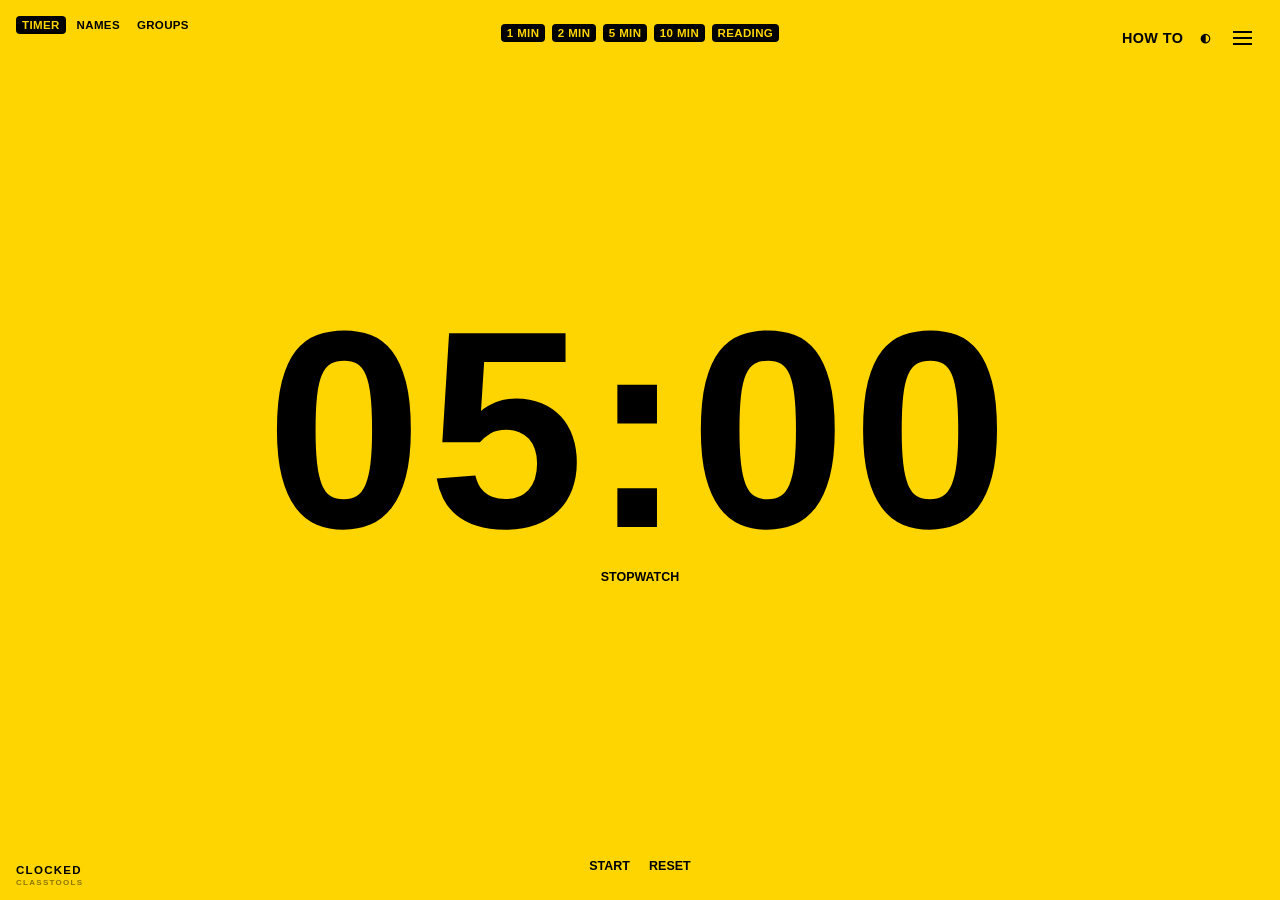
<file: 8ab.html>
<!DOCTYPE html>
<html lang="en">
<head>
<link rel="icon" type="image/svg+xml" href="/assets/clocked-icon.svg">
  <meta charset="UTF-8" />
  <meta name="viewport" content="width=device-width, initial-scale=1.0" />
  <title>CLOCKED: CLASS TOOLS — 8AB</title>

  <style>
    :root {
      --bg: #fed500;
      --text: #000000;
      --muted: rgba(0,0,0,.6);
      --line: rgba(0,0,0,.35);
      --soft-line: rgba(0,0,0,.12);
    }

    * { box-sizing: border-box; }

    html,
    body {
      margin: 0;
      width: 100%;
      height: 100%;
    }

    body {
      background: var(--bg);
      color: var(--text);
      font-family: Arial, Helvetica, sans-serif;
      overflow: hidden;
      text-transform: uppercase;
    }

    button,
    select,
    textarea,
    input {
      font: inherit;
      text-transform: uppercase;
    }

    button,
    select,
    input[type="color"],
    input[type="checkbox"] {
      cursor: pointer;
    }

    button:hover,
    select:hover {
      opacity: .8;
    }

    .hidden { display: none !important; }

    /* NAV */

    .tool-nav {
      position: fixed;
      top: 1rem;
      left: 1rem;
      z-index: 5000;
      display: flex;
      align-items: center;
      gap: .3rem;
    }

    .tool-tab,
    .utility-button {
      border: 0;
      background: transparent;
      color: var(--text);
      font-size: .72rem;
      font-weight: 800;
      letter-spacing: .03em;
      padding: .2rem .38rem;
      border-radius: 4px;
    }

    .tool-tab.active {
      background: var(--text);
      color: var(--bg);
    }

    .utility-nav {
      position: fixed;
      top: 1rem;
      right: 1rem;
      z-index: 5000;
      display: flex;
      align-items: center;
      gap: .25rem;
    }

    #help-button {
      font-size: .9rem;
      line-height: 1;
    }

    /* THEME */

    .theme-panel {
      position: fixed;
      top: 2.9rem;
      right: 1rem;
      z-index: 6000;
      display: flex;
      align-items: center;
      gap: .45rem;
      padding: .4rem;
      background: var(--text);
      color: var(--bg);
      border-radius: 5px;
    }

    .theme-panel label {
      font-size: .68rem;
      font-weight: 800;
    }

    #theme-color {
      width: 26px;
      height: 20px;
      padding: 0;
      border: none;
      background: transparent;
    }

    #theme-reset {
      border: none;
      padding: .15rem .3rem;
      background: var(--bg);
      color: var(--text);
      border-radius: 3px;
      font-size: .66rem;
      font-weight: 800;
    }

    /* OVERLAYS */

    .overlay {
      position: fixed;
      inset: 0;
      z-index: 10000;
      display: flex;
      align-items: center;
      justify-content: center;
      padding: 1.5rem;
      background: rgba(0,0,0,.62);
      backdrop-filter: blur(5px);
    }

    .overlay-card {
      width: min(620px, 100%);
      max-height: 85vh;
      overflow-y: auto;
      background: var(--bg);
      color: var(--text);
      border: 1px solid var(--line);
      border-radius: 8px;
      padding: 1.25rem;
    }

    .overlay-header {
      display: flex;
      align-items: center;
      justify-content: space-between;
      gap: 1rem;
      margin-bottom: 1.25rem;
    }

    .overlay-header h2 {
      margin: 0;
      font-size: .9rem;
      letter-spacing: .08em;
    }

    .overlay-close {
      border: none;
      background: transparent;
      color: var(--text);
      padding: .2rem;
      font-size: .72rem;
      font-weight: 800;
    }

    .overlay-section {
      padding: .9rem 0;
      border-top: 1px solid var(--soft-line);
    }

    .overlay-section:first-of-type {
      border-top: 0;
      padding-top: 0;
    }

    .overlay-section h3 {
      margin: 0 0 .55rem;
      font-size: .76rem;
      letter-spacing: .08em;
      color: var(--muted);
    }

    /* HELP */

    .shortcut-row {
      display: grid;
      grid-template-columns: 5.5rem 1fr;
      gap: .75rem;
      margin: .35rem 0;
      font-size: .8rem;
      line-height: 1.35;
    }

    .shortcut-key { font-weight: 900; }

    .help-copy {
      font-size: .8rem;
      line-height: 1.5;
      text-transform: none;
    }

    /* EDITOR */

    .editor-label {
      display: block;
      margin: .25rem 0 .4rem;
      font-size: .72rem;
      font-weight: 800;
      letter-spacing: .05em;
      color: var(--muted);
    }

    .editor-input,
    .editor-select,
    .editor-textarea {
      width: 100%;
      border: 1px solid var(--line);
      background: transparent;
      color: var(--text);
      padding: .55rem;
      font-weight: 800;
    }

    .editor-select option {
      background: var(--bg);
      color: var(--text);
    }

    .editor-textarea {
      min-height: 120px;
      padding: .75rem;
      resize: vertical;
      font-weight: 400;
    }

    .editor-save {
      margin-top: 1rem;
      border: none;
      background: var(--text);
      color: var(--bg);
      padding: .3rem .55rem;
      border-radius: 4px;
      font-weight: 800;
    }

    .preset-editor-grid {
      display: grid;
      grid-template-columns: minmax(0, 1fr) 110px;
      gap: .6rem;
      margin-bottom: .75rem;
    }

    .checkbox-row {
      display: flex;
      align-items: center;
      gap: .55rem;
      margin-top: 1rem;
      margin-bottom: .8rem;
    }

    .checkbox-row input {
      width: 16px;
      height: 16px;
    }

    .checkbox-row label {
      font-size: .78rem;
      font-weight: 800;
    }

    /* TOOL VIEWS */

    .tool-view {
      display: none;
      width: 100%;
      height: 100%;
    }

    .tool-view.active { display: flex; }

    /* TIMER */

    #timer-tool {
      flex-direction: column;
      overflow: hidden;
    }

    .timer-top {
      display: flex;
      justify-content: center;
      align-items: center;
      gap: .4rem;
      flex-wrap: wrap;
      min-height: 2.25rem;
      padding: 1.5rem 1rem 0;
    }

    .timer-top.invisible {
      visibility: hidden;
      pointer-events: none;
    }

    .timer-top button {
      border: none;
      background: var(--text);
      color: var(--bg);
      font-size: .72rem;
      font-weight: 800;
      letter-spacing: .03em;
      padding: .2rem .38rem;
      border-radius: 4px;
    }

    .timer-wrap {
      flex: 1;
      min-height: 0;
      display: flex;
      align-items: center;
      justify-content: center;
      padding: 1rem;
    }

    .timer-stage {
      display: flex;
      flex-direction: column;
      align-items: center;
      justify-content: center;
      gap: 1.1rem;
    }

    #timer-display {
      font-size: clamp(7rem, 22vw, 20rem);
      font-weight: 800;
      line-height: .85;
      letter-spacing: .02em;
      cursor: text;
      user-select: text;
      font-variant-numeric: tabular-nums;
      outline: none;
      white-space: nowrap;
      text-align: center;
    }

    #timer-display.stopwatch {
      cursor: default;
      user-select: none;
    }

    #timer-display::selection {
      background: var(--text);
      color: var(--bg);
    }

    #timer-mode-toggle,
    .timer-bottom button,
    #name-reset,
    #group-reset {
      border: none;
      background: transparent;
      color: var(--text);
      padding: .2rem;
      font-size: .78rem;
      font-weight: 700;
    }

    #timer-mode-toggle:hover,
    .timer-bottom button:hover {
      text-decoration: underline;
      opacity: 1;
    }

    .timer-bottom {
      display: flex;
      justify-content: center;
      align-items: center;
      gap: .8rem;
      padding: 0 1rem 1.5rem;
    }

    #timer-tool.flash {
      animation: timerFlash .7s steps(2,end) 6;
    }

    @keyframes timerFlash {
      50% {
        background: var(--text);
        color: var(--bg);
      }
    }

    /* CLASS CONTROLS */

    .class-controls,
    .group-controls {
      display: flex;
      justify-content: center;
      align-items: center;
      gap: .45rem;
      flex-wrap: wrap;
    }

    .class-controls label,
    .group-controls label {
      font-size: .72rem;
      font-weight: 800;
      letter-spacing: .03em;
    }

    .class-controls select,
    .group-controls select,
    .group-controls button {
      border: none;
      background: var(--text);
      color: var(--bg);
      font-size: .72rem;
      font-weight: 800;
      letter-spacing: .03em;
      padding: .2rem .38rem;
      border-radius: 4px;
    }

    .class-controls option,
    .group-controls option {
      background: var(--bg);
      color: var(--text);
    }

    /* NAMES */

    #names-tool {
      position: relative;
      flex-direction: column;
      overflow: hidden;
    }

    .names-controls {
      min-height: 3rem;
      padding-top: 1.45rem;
    }

    #name-skip-indicator {
      display: none;
      font-size: .95rem;
      line-height: 1;
      opacity: .95;
      pointer-events: none;
    }

    #name-skip-indicator.on {
      display: inline-block;
    }

    #name-main {
      flex: 1;
      min-height: 0;
      display: flex;
      align-items: center;
      justify-content: center;
      padding: 2rem;
      cursor: pointer;
      text-align: center;
      perspective: 1000px;
    }

    #name-display {
      font-size: clamp(2rem, 10vw, 10rem);
      font-weight: 900;
      line-height: 1;
    }

    #name-repeats-indicator {
      margin-top: .6rem;
      font-size: 1.6rem;
      opacity: 0;
    }

    #name-repeats-indicator.on { opacity: .95; }

    @keyframes nameFlip {
      0% {
        transform: rotateX(90deg);
        opacity: 0;
      }
      60% {
        transform: rotateX(-10deg);
        opacity: 1;
      }
      100% {
        transform: rotateX(0);
        opacity: 1;
      }
    }

    #name-display.flip {
      animation: nameFlip 380ms cubic-bezier(.2,.7,.2,1);
    }

    .name-footer,
    .group-footer {
      display: flex;
      justify-content: center;
      padding: .75rem;
    }

    /* GROUPS */

    #groups-tool {
      flex-direction: column;
      overflow: hidden;
    }

    #group-main {
      flex: 1;
      min-height: 0;
      display: flex;
      flex-direction: column;
      padding: 1.5rem 1.25rem .5rem;
    }

    #groups-wrap {
      flex: 1;
      min-height: 0;
      display: flex;
      justify-content: center;
      overflow: auto;
      padding-top: 1.5rem;
    }

    #groups-container {
      width: min(1100px, 100%);
      display: grid;
      grid-template-columns: repeat(auto-fit, minmax(180px, 1fr));
      gap: 1.5rem;
    }

    .group-placeholder {
      grid-column: 1 / -1;
      align-self: center;
      text-align: center;
      font-size: clamp(1.5rem, 5vw, 4rem);
      font-weight: 900;
      padding: 4rem 1rem;
    }

    .group-card {
      border-top: 1px solid var(--line);
      padding-top: 1rem;
    }

    .group-title {
      margin-bottom: 1rem;
      font-size: .8rem;
      letter-spacing: .12em;
      color: var(--muted);
    }

    .group-name {
      margin-bottom: .35rem;
      font-size: clamp(1.1rem, 2vw, 1.6rem);
      font-weight: 900;
      line-height: 1.25;
    }

    @media (max-width: 700px) {
      body {
        overflow: hidden;
      }

      .tool-nav {
        top: .6rem;
        left: .6rem;
        right: .6rem;
        justify-content: flex-start;
        gap: .2rem;
        flex-wrap: wrap;
        max-width: calc(100% - 8.5rem);
      }

      .utility-nav {
        top: .6rem;
        right: .6rem;
        gap: .15rem;
      }

      .tool-tab,
      .utility-button {
        font-size: .68rem;
        padding: .18rem .32rem;
      }

      #help-button {
        font-size: .84rem;
      }

      #name-skip-indicator {
        font-size: .88rem;
      }

      .theme-panel {
        top: 2.35rem;
        right: .6rem;
        max-width: calc(100vw - 1.2rem);
      }

      .timer-top {
        min-height: 2rem;
        padding: 2.7rem .65rem 0;
        gap: .28rem;
      }

      .timer-top button {
        font-size: .66rem;
        padding: .18rem .32rem;
      }

      .timer-wrap {
        padding: .5rem .6rem;
      }

      .timer-stage {
        gap: .65rem;
      }

      #timer-display {
        font-size: clamp(4.8rem, 25vw, 9rem);
        line-height: .88;
        max-width: 100%;
      }

      #timer-mode-toggle {
        font-size: .72rem;
      }

      .timer-bottom {
        gap: .65rem;
        padding: 0 .6rem 1rem;
      }

      .timer-bottom button {
        font-size: .72rem;
      }

      .names-controls {
        min-height: 2.5rem;
        padding-top: 2.7rem;
      }

      .class-controls,
      .group-controls {
        gap: .3rem;
      }

      .class-controls label,
      .group-controls label {
        font-size: .66rem;
      }

      .class-controls select,
      .group-controls select,
      .group-controls button {
        font-size: .66rem;
        padding: .18rem .32rem;
      }

      #name-main {
        padding: 1rem .8rem;
      }

      #name-display {
        font-size: clamp(2.2rem, 13vw, 5.4rem);
        line-height: .95;
        max-width: 100%;
        overflow-wrap: anywhere;
      }

      #name-repeats-indicator {
        margin-top: .35rem;
        font-size: 1.25rem;
      }

      .name-footer,
      .group-footer {
        padding: .55rem;
      }

      #name-reset,
      #group-reset {
        font-size: .72rem;
      }

      #group-main {
        padding: 2.7rem .75rem .4rem;
      }

      .group-controls {
        width: 100%;
        justify-content: center;
        row-gap: .35rem;
      }

      #groups-wrap {
        padding-top: .9rem;
      }

      #groups-container {
        width: 100%;
        grid-template-columns: repeat(2, minmax(0, 1fr));
        gap: .85rem .75rem;
      }

      .group-card {
        padding-top: .65rem;
      }

      .group-title {
        margin-bottom: .55rem;
        font-size: .68rem;
      }

      .group-name {
        margin-bottom: .22rem;
        font-size: clamp(.95rem, 4.2vw, 1.2rem);
      }

      .group-placeholder {
        font-size: clamp(1.4rem, 8vw, 2.6rem);
        padding: 2.5rem .75rem;
      }

      .preset-editor-grid {
        grid-template-columns: 1fr;
        gap: .35rem;
        margin-bottom: .65rem;
      }

      .overlay {
        padding: .4rem;
        align-items: stretch;
      }

      .overlay-card {
        width: 100%;
        max-height: none;
        height: 100%;
        border-radius: 6px;
        padding: 1rem;
      }

      .overlay-header {
        margin-bottom: 1rem;
      }

      .editor-input,
      .editor-select,
      .editor-textarea {
        font-size: 16px;
      }

      .editor-textarea {
        min-height: 110px;
      }
    }

    @media (max-width: 420px) {
      .tool-nav {
        max-width: calc(100% - 8.5rem);
      }

      .tool-tab {
        font-size: .64rem;
        padding: .16rem .27rem;
      }

      .utility-button {
        font-size: .64rem;
        padding: .16rem .27rem;
      }

      #groups-container {
        grid-template-columns: 1fr;
      }

      #timer-display {
        font-size: clamp(4.2rem, 24vw, 7.5rem);
      }

      .group-controls {
        column-gap: .22rem;
      }
    }


.utility-nav ~ .theme-panel { top: calc(1rem + 50px); }
@media (max-width:700px) { .utility-nav ~ .theme-panel { top: calc(.6rem + 50px); } }
</style>
<link rel="stylesheet" href="/assets/clocked-brand.css">
<script defer src="/assets/clocked-menu.js"></script>
</head>

<body>

  <div class="clocked-brand clocked-brand--fixed"><span class="clocked-brand__name">CLOCKED</span><span class="clocked-brand__label">CLASSTOOLS</span></div>

  <nav class="tool-nav">
    <button class="tool-tab active" data-tool="timer">TIMER</button>
    <button class="tool-tab" data-tool="names">NAMES</button>
    <button class="tool-tab" data-tool="groups">GROUPS</button>
  </nav>

  <div class="utility-nav">
    <span id="name-skip-indicator" aria-hidden="true">🦅</span>
    <button id="help-button" class="utility-button" aria-haspopup="dialog" aria-controls="help-overlay">HOW TO</button>
    <button id="theme-button" class="utility-button" aria-label="Theme" title="Theme">◐</button>
    <clocked-menu></clocked-menu>
  </div>

  <div id="theme-panel" class="theme-panel hidden">
    <label for="theme-color">BACKGROUND</label>
    <input id="theme-color" type="color" value="#fed500" />
    <button id="theme-reset">DEFAULT</button>
  </div>

  <!-- HELP -->

  <div id="help-overlay" class="overlay hidden">
    <div class="overlay-card">

      <div class="overlay-header">
        <h2>HOW TO</h2>
        <button id="help-close" class="overlay-close">CLOSE</button>
      </div>

      <section class="overlay-section">
        <h3>TIMER / STOPWATCH</h3>
        <div class="shortcut-row"><div class="shortcut-key">SPACE</div><div>START / PAUSE</div></div>
        <div class="shortcut-row"><div class="shortcut-key">R</div><div>RESET</div></div>
        <div class="shortcut-row"><div class="shortcut-key">E</div><div>EDIT TIMER OPTIONS</div></div>
        <div class="shortcut-row"><div class="shortcut-key">CLICK TIME</div><div>TYPE A CUSTOM COUNTDOWN TIME</div></div>
      </section>

      <section class="overlay-section">
        <h3>NAMES</h3>
        <div class="shortcut-row"><div class="shortcut-key">SPACE</div><div>PICK A NAME</div></div>
        <div class="shortcut-row"><div class="shortcut-key">E</div><div>EDIT SELECTED CLASS</div></div>
        <div class="shortcut-row"><div class="shortcut-key">S</div><div>TOGGLE SKIP LIST</div></div>
        <div class="shortcut-row"><div class="shortcut-key">D</div><div>TOGGLE DUPLICATES</div></div>
        <div class="shortcut-row"><div class="shortcut-key">R</div><div>RESET AVAILABLE NAMES</div></div>
      </section>

      <section class="overlay-section">
        <h3>CLASSES</h3>
        <div class="help-copy">
          Choose between one and six classes in the class editor. Reducing the number of classes hides the extra classes without deleting their saved rosters. Names and Groups use the same shared class lists.
        </div>
      </section>

      <section class="overlay-section">
        <h3>SKIP LIST</h3>
        <div class="help-copy">
          Each class has its own optional Skip List. Press S to turn it on or off. When active, students on that class's Skip List will not be selected by the random name picker.
        </div>
      </section>

      <section class="overlay-section">
        <h3>GROUPS</h3>
        <div class="shortcut-row"><div class="shortcut-key">SPACE</div><div>GENERATE GROUPS</div></div>
        <div class="shortcut-row"><div class="shortcut-key">E</div><div>EDIT SELECTED CLASS</div></div>
        <div class="shortcut-row"><div class="shortcut-key">R</div><div>RESET GROUPS</div></div>
      </section>

    </div>
  </div>

  <!-- EDIT OVERLAY -->

  <div id="edit-overlay" class="overlay hidden">
    <div class="overlay-card">

      <div class="overlay-header">
        <h2 id="edit-overlay-title">EDIT</h2>
        <button id="edit-overlay-close" class="overlay-close">CLOSE</button>
      </div>

      <!-- TIMER EDITOR -->

      <div id="timer-editor-content" class="hidden">
        <div id="timer-preset-editor"></div>

        <div class="overlay-section">
          <div class="checkbox-row">
            <input id="countdown-enabled-input" type="checkbox" />
            <label for="countdown-enabled-input">COUNTDOWN TO</label>
          </div>

          <div id="countdown-options-wrap" class="hidden">
            <label class="editor-label" for="countdown-label-input">BUTTON LABEL</label>
            <input
              id="countdown-label-input"
              class="editor-input"
              type="text"
              value="COUNTDOWN"
              placeholder="COUNTDOWN"
            />

            <label class="editor-label" for="countdown-time-input" style="margin-top:1rem;">ENDS AT</label>
            <input
              id="countdown-time-input"
              class="editor-input"
              type="time"
              value="14:17"
            />
          </div>
        </div>

        <button id="timer-editor-save" class="editor-save">SAVE</button>
      </div>

      <!-- CLASS EDITOR -->

      <div id="class-editor-content" class="hidden">

        <label class="editor-label" for="class-count-input">NUMBER OF CLASSES</label>
        <select id="class-count-input" class="editor-select">
          <option value="1">1</option>
          <option value="2">2</option>
          <option value="3">3</option>
          <option value="4">4</option>
          <option value="5">5</option>
          <option value="6">6</option>
        </select>

        <div class="overlay-section" style="margin-top:1rem;">
          <label class="editor-label" for="class-name-input">CLASS NAME</label>
          <input id="class-name-input" class="editor-input" type="text" />

          <label class="editor-label" for="class-roster-input" style="margin-top:1rem;">CLASS LIST</label>
          <textarea id="class-roster-input" class="editor-textarea"></textarea>

          <div id="skip-list-editor-wrap">
            <label class="editor-label" for="class-skip-input" style="margin-top:1rem;">SKIP LIST (OPTIONAL)</label>
            <textarea id="class-skip-input" class="editor-textarea"></textarea>
          </div>
        </div>

        <button id="class-editor-save" class="editor-save">SAVE</button>
      </div>

    </div>
  </div>

  <!-- TIMER -->

  <section id="timer-tool" class="tool-view active">

    <div id="timer-presets" class="timer-top"></div>

    <main class="timer-wrap">
      <div class="timer-stage">
        <div id="timer-display" contenteditable="true" spellcheck="false">05:00</div>
        <button id="timer-mode-toggle">STOPWATCH</button>
      </div>
    </main>

    <div class="timer-bottom">
      <button id="timer-start-pause">START</button>
      <button id="timer-reset">RESET</button>
    </div>

  </section>

  <!-- NAMES -->

  <section id="names-tool" class="tool-view">

    <div class="class-controls names-controls">
      <label for="name-class-select">CLASS</label>
      <select id="name-class-select"></select>
    </div>

    <main id="name-main">
      <div>
        <div id="name-display">PRESS E TO EDIT NAMES</div>
        <div id="name-repeats-indicator" aria-hidden="true">♾</div>
      </div>
    </main>

    <footer class="name-footer">
      <button id="name-reset">RESET</button>
    </footer>

  </section>

  <!-- GROUPS -->

  <section id="groups-tool" class="tool-view">

    <main id="group-main">

      <div class="group-controls">
        <label for="group-class-select">CLASS</label>
        <select id="group-class-select"></select>

        <label for="group-size">GROUP SIZE</label>
        <select id="group-size">
          <option value="2">2</option>
          <option value="3">3</option>
          <option value="4" selected>4</option>
          <option value="5">5</option>
          <option value="6">6</option>
          <option value="7">7</option>
          <option value="8">8</option>
        </select>

        <button id="group-generate">GENERATE</button>
      </div>

      <div id="groups-wrap">
        <div id="groups-container">
          <div class="group-placeholder">PRESS E TO EDIT NAMES</div>
        </div>
      </div>

    </main>

    <footer class="group-footer">
      <button id="group-reset">RESET</button>
    </footer>

  </section>

  <script>
    /* STORAGE */

    const STORAGE = {
      classes: "clocked_8ab_classes_v1",
      classCount: "clocked_8ab_classCount_v1",
      timerSettings: "clocked_8ab_timerSettings_v1",
      theme: "clocked_8ab_theme"
    };

    const MAX_CLASSES = 6;
    const DEFAULT_CLASS_COUNT = 2;

    const DEFAULT_CLASSES = [
      {
        id: "class1",
        name: "8AB",
        roster: [
          "ANELEIGH","ZANDER","JOSIE","ELLIOT","HANNAH","ARIANNA",
          "SIENNA","IVY","JORDYN","ETHNE","MARREX","BELLA",
          "NORAH","BERKELEY","FINLEY","HARPER","COHEN","CROSBY",
          "BRISTOL","MAX","THOMAS","BRENT","MILAN","ALEXANDRA",
          "ROY","ISAIAH"
        ],
        skip: []
      },
      {
        id: "class2",
        name: "8JR",
        roster: [
          "LOGAN","ABEL","SARAH","KYLE","SOPHIA","ELLIETTE","JACK","EVERETT",
          "KATE","SIMON","LOUIS","PORTER","DAVID","KIKI","RAJA","JOHN",
          "AVERY","SOPHIA","CORISSA","ELLA","DAVID","CHYENNE","TORI","COLTEN",
          "TAYLA","ASA","LINCOLN"
        ],
        skip: []
      },
      {
        id: "class3",
        name: "CLASS 3",
        roster: [],
        skip: []
      },
      {
        id: "class4",
        name: "CLASS 4",
        roster: [],
        skip: []
      },
      {
        id: "class5",
        name: "CLASS 5",
        roster: [],
        skip: []
      },
      {
        id: "class6",
        name: "CLASS 6",
        roster: [],
        skip: []
      }
    ];

    const DEFAULT_TIMER_SETTINGS = {
      presets: [
        { label: "1 MIN", minutes: 1 },
        { label: "2 MIN", minutes: 2 },
        { label: "5 MIN", minutes: 5 },
        { label: "10 MIN", minutes: 10 }
      ],
      countdownEnabled: true,
      countdownLabel: "READING",
      countdownTime: "14:17"
    };

    function clone(value) {
      return JSON.parse(JSON.stringify(value));
    }

    function parseNames(text) {
      return text
        .split(/[\n,]/)
        .map(name => name.trim())
        .filter(Boolean)
        .map(name => name.toUpperCase());
    }

    function loadClasses() {
      try {
        const saved = localStorage.getItem(STORAGE.classes);
        if (!saved) return clone(DEFAULT_CLASSES);

        const parsed = JSON.parse(saved);
        if (!Array.isArray(parsed)) return clone(DEFAULT_CLASSES);

        return Array.from({ length: MAX_CLASSES }, (_, index) => {
          const item = parsed[index] || {};

          return {
            id: item.id || `class${index + 1}`,
            name: item.name || `CLASS ${index + 1}`,
            roster: Array.isArray(item.roster) ? item.roster : [],
            skip: Array.isArray(item.skip) ? item.skip : []
          };
        });
      } catch {
        return clone(DEFAULT_CLASSES);
      }
    }

    function saveClasses() {
      localStorage.setItem(STORAGE.classes, JSON.stringify(classes));
    }

    function loadClassCount() {
      const saved = Number(localStorage.getItem(STORAGE.classCount));

      if (
        Number.isInteger(saved) &&
        saved >= 1 &&
        saved <= MAX_CLASSES
      ) {
        return saved;
      }

      return DEFAULT_CLASS_COUNT;
    }

    function saveClassCount() {
      localStorage.setItem(STORAGE.classCount, String(classCount));
    }

    function loadTimerSettings() {
      try {
        const saved = localStorage.getItem(STORAGE.timerSettings);

        if (!saved) {
          return clone(DEFAULT_TIMER_SETTINGS);
        }

        const parsed = JSON.parse(saved);

        const presets = Array.isArray(parsed.presets)
          ? parsed.presets
          : clone(DEFAULT_TIMER_SETTINGS.presets);

        return {
          presets: [0,1,2,3].map(index => ({
            label:
              presets[index]?.label ||
              DEFAULT_TIMER_SETTINGS.presets[index].label,

            minutes:
              Number(presets[index]?.minutes) ||
              DEFAULT_TIMER_SETTINGS.presets[index].minutes
          })),

          countdownEnabled:
            Boolean(
              parsed.countdownEnabled ??
              parsed.readingEnabled
            ),

          countdownLabel:
            typeof parsed.countdownLabel === "string"
              ? parsed.countdownLabel
              : (
                  parsed.readingEnabled
                    ? "READING"
                    : "COUNTDOWN"
                ),

          countdownTime:
            typeof parsed.countdownTime === "string"
              ? parsed.countdownTime
              : (
                  typeof parsed.readingTime === "string"
                    ? parsed.readingTime
                    : "14:17"
                )
        };
      } catch {
        return clone(DEFAULT_TIMER_SETTINGS);
      }
    }

    function saveTimerSettings() {
      localStorage.setItem(
        STORAGE.timerSettings,
        JSON.stringify(timerSettings)
      );
    }

    let classes = loadClasses();
    let classCount = loadClassCount();
    let timerSettings = loadTimerSettings();

    function getClassById(id) {
      return classes.find(item => item.id === id);
    }

    function getVisibleClasses() {
      return classes.slice(0, classCount);
    }

    /* ELEMENTS */

    const helpOverlay = document.getElementById("help-overlay");
    const helpButton = document.getElementById("help-button");
    const helpClose = document.getElementById("help-close");

    const editOverlay = document.getElementById("edit-overlay");
    const editOverlayClose = document.getElementById("edit-overlay-close");
    const editOverlayTitle = document.getElementById("edit-overlay-title");
    const timerEditorContent = document.getElementById("timer-editor-content");
    const classEditorContent = document.getElementById("class-editor-content");

    const themeButton = document.getElementById("theme-button");
    const themePanel = document.getElementById("theme-panel");
    const themeColor = document.getElementById("theme-color");
    const themeReset = document.getElementById("theme-reset");

    /* OVERLAYS */

    function closeHelp() {
      helpOverlay.classList.add("hidden");
    }

    function closeEditor() {
      editOverlay.classList.add("hidden");
      timerEditorContent.classList.add("hidden");
      classEditorContent.classList.add("hidden");
    }

    function closeAllOverlays() {
      closeHelp();
      closeEditor();
      themePanel.classList.add("hidden");
    }

    helpButton.addEventListener("click", () => {
      closeEditor();
      themePanel.classList.add("hidden");
      helpOverlay.classList.remove("hidden");
    });

    helpClose.addEventListener("click", closeHelp);

    helpOverlay.addEventListener("click", event => {
      if (event.target === helpOverlay) closeHelp();
    });

    editOverlayClose.addEventListener("click", closeEditor);

    editOverlay.addEventListener("click", event => {
      if (event.target === editOverlay) closeEditor();
    });

    /* THEME */

    function getContrastColor(hex) {
      const color = hex.replace("#","");
      const r = parseInt(color.substring(0,2), 16);
      const g = parseInt(color.substring(2,4), 16);
      const b = parseInt(color.substring(4,6), 16);

      const brightness =
        (r * 299 + g * 587 + b * 114) / 1000;

      return brightness > 150
        ? "#000000"
        : "#ffffff";
    }

    function applyTheme(color) {
      const text = getContrastColor(color);

      document.documentElement.style.setProperty("--bg", color);
      document.documentElement.style.setProperty("--text", text);

      document.documentElement.style.setProperty(
        "--muted",
        text === "#ffffff"
          ? "rgba(255,255,255,.6)"
          : "rgba(0,0,0,.6)"
      );

      document.documentElement.style.setProperty(
        "--line",
        text === "#ffffff"
          ? "rgba(255,255,255,.35)"
          : "rgba(0,0,0,.35)"
      );

      document.documentElement.style.setProperty(
        "--soft-line",
        text === "#ffffff"
          ? "rgba(255,255,255,.12)"
          : "rgba(0,0,0,.12)"
      );

      themeColor.value = color;
      localStorage.setItem(STORAGE.theme, color);
    }

    themeButton.addEventListener("click", () => {
      closeHelp();
      closeEditor();
      themePanel.classList.toggle("hidden");
    });

    themeColor.addEventListener("input", () => {
      applyTheme(themeColor.value);
    });

    themeReset.addEventListener("click", () => {
      applyTheme("#fed500");
    });

    applyTheme(
      localStorage.getItem(STORAGE.theme) ||
      "#fed500"
    );

    /* NAV */

    const toolTabs = document.querySelectorAll(".tool-tab");
    const toolViews = document.querySelectorAll(".tool-view");

    let activeTool = "timer";

    function switchTool(tool) {
      activeTool = tool;
      closeAllOverlays();

      toolTabs.forEach(tab => {
        tab.classList.toggle(
          "active",
          tab.dataset.tool === tool
        );
      });

      toolViews.forEach(view => {
        view.classList.toggle(
          "active",
          view.id === `${tool}-tool`
        );
      });
    }

    toolTabs.forEach(tab => {
      tab.addEventListener("click", () => {
        switchTool(tab.dataset.tool);
      });
    });

    /* TIMER */

    const timerTool = document.getElementById("timer-tool");
    const timerPresets = document.getElementById("timer-presets");
    const timerDisplay = document.getElementById("timer-display");
    const timerStartPause = document.getElementById("timer-start-pause");
    const timerReset = document.getElementById("timer-reset");
    const timerModeToggle = document.getElementById("timer-mode-toggle");
    const timerPresetEditor = document.getElementById("timer-preset-editor");
    const timerEditorSave = document.getElementById("timer-editor-save");

    const countdownEnabledInput =
      document.getElementById("countdown-enabled-input");

    const countdownOptionsWrap =
      document.getElementById("countdown-options-wrap");

    const countdownLabelInput =
      document.getElementById("countdown-label-input");

    const countdownTimeInput =
      document.getElementById("countdown-time-input");

    let timeMode = "timer";
    let timerDefault = 300;
    let timerRemaining = timerDefault;
    let timerRunning = false;
    let timerEnd = null;
    let timerInterval = null;

    let stopwatchElapsed = 0;
    let stopwatchStarted = null;
    let stopwatchRunning = false;
    let stopwatchInterval = null;

    function formatTime(seconds) {
      seconds = Math.max(0, Math.floor(seconds));

      const mins = Math.floor(seconds / 60);
      const secs = seconds % 60;

      return (
        String(mins).padStart(2,"0") +
        ":" +
        String(secs).padStart(2,"0")
      );
    }

    function updateTimeDisplay() {
      timerDisplay.textContent =
        timeMode === "timer"
          ? formatTime(Math.ceil(timerRemaining))
          : formatTime(stopwatchElapsed / 1000);

      timerStartPause.textContent =
        (
          timeMode === "timer"
            ? timerRunning
            : stopwatchRunning
        )
          ? "PAUSE"
          : "START";
    }

    function pauseTimer() {
      if (!timerRunning) return;

      timerRemaining = Math.max(
        0,
        (timerEnd - Date.now()) / 1000
      );

      timerRunning = false;
      clearInterval(timerInterval);
      timerInterval = null;
      updateTimeDisplay();
    }

    function startTimer() {
      if (timerRemaining <= 0) return;

      timerRunning = true;

      timerEnd =
        Date.now() +
        timerRemaining * 1000;

      clearInterval(timerInterval);

      timerInterval = setInterval(() => {
        timerRemaining =
          (timerEnd - Date.now()) / 1000;

        if (timerRemaining <= 0) {
          timerRemaining = 0;
          timerRunning = false;

          clearInterval(timerInterval);
          timerInterval = null;

          timerTool.classList.remove("flash");
          void timerTool.offsetWidth;
          timerTool.classList.add("flash");
        }

        updateTimeDisplay();
      }, 100);

      updateTimeDisplay();
    }

    function pauseStopwatch() {
      if (!stopwatchRunning) return;

      stopwatchElapsed =
        Date.now() - stopwatchStarted;

      stopwatchRunning = false;
      clearInterval(stopwatchInterval);
      stopwatchInterval = null;
      updateTimeDisplay();
    }

    function startStopwatch() {
      stopwatchRunning = true;

      stopwatchStarted =
        Date.now() - stopwatchElapsed;

      clearInterval(stopwatchInterval);

      stopwatchInterval = setInterval(() => {
        stopwatchElapsed =
          Date.now() - stopwatchStarted;

        updateTimeDisplay();
      }, 100);

      updateTimeDisplay();
    }

    function toggleClock() {
      if (timeMode === "timer") {
        timerRunning
          ? pauseTimer()
          : startTimer();
      } else {
        stopwatchRunning
          ? pauseStopwatch()
          : startStopwatch();
      }
    }

    function resetClock() {
      timerTool.classList.remove("flash");

      if (timeMode === "timer") {
        timerRunning = false;
        clearInterval(timerInterval);
        timerInterval = null;
        timerRemaining = timerDefault;
      } else {
        stopwatchRunning = false;
        clearInterval(stopwatchInterval);
        stopwatchInterval = null;
        stopwatchElapsed = 0;
      }

      updateTimeDisplay();
    }

    function setTimerMinutes(minutes) {
      timerRunning = false;
      clearInterval(timerInterval);
      timerInterval = null;

      timerDefault = minutes * 60;
      timerRemaining = timerDefault;

      timerTool.classList.remove("flash");
      updateTimeDisplay();
    }

    function startCountdownTo() {
      const [hour, minute] =
        timerSettings.countdownTime
          .split(":")
          .map(Number);

      const now = new Date();
      const end = new Date();

      end.setHours(hour, minute, 0, 0);

      timerRunning = false;
      clearInterval(timerInterval);
      timerInterval = null;

      timerRemaining = Math.max(
        0,
        (end - now) / 1000
      );

      timerDefault = timerRemaining;
      updateTimeDisplay();

      if (timerRemaining > 0) {
        startTimer();
      }
    }

    function renderTimerButtons() {
      timerPresets.innerHTML = "";

      timerSettings.presets.forEach(preset => {
        const button =
          document.createElement("button");

        button.textContent = preset.label;

        button.addEventListener("click", () => {
          setTimerMinutes(preset.minutes);
        });

        timerPresets.appendChild(button);
      });

      if (timerSettings.countdownEnabled) {
        const countdown =
          document.createElement("button");

        countdown.textContent =
          timerSettings.countdownLabel ||
          "COUNTDOWN";

        countdown.addEventListener(
          "click",
          startCountdownTo
        );

        timerPresets.appendChild(countdown);
      }
    }

    function buildTimerEditor() {
      timerPresetEditor.innerHTML = "";

      timerSettings.presets.forEach((preset,index) => {
        const row = document.createElement("div");
        row.className = "preset-editor-grid";

        const labelWrap = document.createElement("div");
        const label = document.createElement("label");

        label.className = "editor-label";
        label.textContent = `BUTTON ${index + 1} LABEL`;

        const labelInput = document.createElement("input");
        labelInput.className =
          "editor-input preset-label-input";
        labelInput.type = "text";
        labelInput.value = preset.label;

        const minutesWrap = document.createElement("div");
        const minutesLabel = document.createElement("label");

        minutesLabel.className = "editor-label";
        minutesLabel.textContent = "MINUTES";

        const minutesInput = document.createElement("input");
        minutesInput.className =
          "editor-input preset-minutes-input";
        minutesInput.type = "number";
        minutesInput.min = "0.1";
        minutesInput.step = "0.1";
        minutesInput.value = preset.minutes;

        labelWrap.appendChild(label);
        labelWrap.appendChild(labelInput);

        minutesWrap.appendChild(minutesLabel);
        minutesWrap.appendChild(minutesInput);

        row.appendChild(labelWrap);
        row.appendChild(minutesWrap);

        timerPresetEditor.appendChild(row);
      });

      countdownEnabledInput.checked =
        timerSettings.countdownEnabled;

      countdownLabelInput.value =
        timerSettings.countdownLabel ||
        "COUNTDOWN";

      countdownTimeInput.value =
        timerSettings.countdownTime;

      countdownOptionsWrap.classList.toggle(
        "hidden",
        !countdownEnabledInput.checked
      );
    }

    function openTimerEditor() {
      pauseTimer();
      pauseStopwatch();

      closeHelp();
      themePanel.classList.add("hidden");

      editOverlayTitle.textContent =
        "TIMER OPTIONS";

      classEditorContent.classList.add("hidden");
      timerEditorContent.classList.remove("hidden");

      buildTimerEditor();

      editOverlay.classList.remove("hidden");
    }

    countdownEnabledInput.addEventListener(
      "change",
      () => {
        countdownOptionsWrap.classList.toggle(
          "hidden",
          !countdownEnabledInput.checked
        );
      }
    );

    timerEditorSave.addEventListener("click", () => {
      const labelInputs =
        timerPresetEditor.querySelectorAll(
          ".preset-label-input"
        );

      const minuteInputs =
        timerPresetEditor.querySelectorAll(
          ".preset-minutes-input"
        );

      const presets = [];

      for (let i = 0; i < 4; i++) {
        const label =
          labelInputs[i].value
            .trim()
            .toUpperCase() ||
          `TIMER ${i + 1}`;

        let minutes =
          parseFloat(minuteInputs[i].value);

        if (
          !Number.isFinite(minutes) ||
          minutes <= 0
        ) {
          minutes = 1;
        }

        presets.push({
          label,
          minutes
        });
      }

      timerSettings.presets = presets;

      timerSettings.countdownEnabled =
        countdownEnabledInput.checked;

      timerSettings.countdownLabel =
        countdownLabelInput.value
          .trim()
          .toUpperCase() ||
        "COUNTDOWN";

      timerSettings.countdownTime =
        countdownTimeInput.value ||
        "14:17";

      saveTimerSettings();
      renderTimerButtons();
      closeEditor();
    });

    timerStartPause.addEventListener(
      "click",
      toggleClock
    );

    timerReset.addEventListener(
      "click",
      resetClock
    );

    timerModeToggle.addEventListener(
      "click",
      () => {
        closeEditor();

        if (timeMode === "timer") {
          pauseTimer();

          timeMode = "stopwatch";
          timerModeToggle.textContent = "TIMER";

          timerPresets.classList.add("invisible");

          timerDisplay.setAttribute(
            "contenteditable",
            "false"
          );

          timerDisplay.classList.add("stopwatch");
        } else {
          pauseStopwatch();

          timeMode = "timer";
          timerModeToggle.textContent = "STOPWATCH";

          timerPresets.classList.remove("invisible");

          timerDisplay.setAttribute(
            "contenteditable",
            "true"
          );

          timerDisplay.classList.remove("stopwatch");
        }

        updateTimeDisplay();
      }
    );

    timerDisplay.addEventListener(
      "focus",
      () => {
        if (timeMode !== "timer") return;

        pauseTimer();

        const range = document.createRange();
        range.selectNodeContents(timerDisplay);

        const selection = window.getSelection();
        selection.removeAllRanges();
        selection.addRange(range);
      }
    );

    function parseTypedTimer() {
      const value =
        timerDisplay.textContent.trim();

      let seconds = 0;

      if (value.includes(":")) {
        const parts = value.split(":");

        if (parts.length !== 2) {
          updateTimeDisplay();
          return false;
        }

        const minutes =
          parseInt(parts[0], 10);

        const secs =
          parseInt(parts[1], 10);

        if (
          !Number.isFinite(minutes) ||
          !Number.isFinite(secs) ||
          minutes < 0 ||
          secs < 0 ||
          secs >= 60
        ) {
          updateTimeDisplay();
          return false;
        }

        seconds =
          minutes * 60 +
          secs;
      } else {
        const minutes =
          parseFloat(value);

        if (
          !Number.isFinite(minutes) ||
          minutes < 0
        ) {
          updateTimeDisplay();
          return false;
        }

        seconds = minutes * 60;
      }

      timerDefault = seconds;
      timerRemaining = seconds;

      timerTool.classList.remove("flash");
      updateTimeDisplay();
      return true;
    }

    timerDisplay.addEventListener(
      "keydown",
      event => {
        if (
          event.key === "Enter" &&
          timeMode === "timer"
        ) {
          event.preventDefault();

          if (parseTypedTimer()) {
            timerDisplay.blur();
            startTimer();
          }
        }
      }
    );

    timerDisplay.addEventListener(
      "blur",
      () => {
        if (timeMode === "timer") {
          parseTypedTimer();
        }
      }
    );

    /* CLASSES */

    const nameClassSelect =
      document.getElementById("name-class-select");

    const groupClassSelect =
      document.getElementById("group-class-select");

    const classCountInput =
      document.getElementById("class-count-input");

    const classNameInput =
      document.getElementById("class-name-input");

    const classRosterInput =
      document.getElementById("class-roster-input");

    const classSkipInput =
      document.getElementById("class-skip-input");

    const skipListEditorWrap =
      document.getElementById("skip-list-editor-wrap");

    const classEditorSave =
      document.getElementById("class-editor-save");

    let editingClassId = null;
    let editingClassSource = null;

    function renderClassSelects() {
      const oldNameValue = nameClassSelect.value;
      const oldGroupValue = groupClassSelect.value;
      const visibleClasses = getVisibleClasses();

      nameClassSelect.innerHTML = "";
      groupClassSelect.innerHTML = "";

      visibleClasses.forEach(item => {
        const nameOption =
          document.createElement("option");

        nameOption.value = item.id;
        nameOption.textContent = item.name;

        const groupOption =
          nameOption.cloneNode(true);

        nameClassSelect.appendChild(nameOption);
        groupClassSelect.appendChild(groupOption);
      });

      const visibleIds =
        visibleClasses.map(item => item.id);

      nameClassSelect.value =
        visibleIds.includes(oldNameValue)
          ? oldNameValue
          : visibleIds[0];

      groupClassSelect.value =
        visibleIds.includes(oldGroupValue)
          ? oldGroupValue
          : visibleIds[0];

      resetNamePool();
      resetGroups();
    }

    function openClassEditor(source) {
      editingClassSource = source;

      editingClassId =
        source === "names"
          ? nameClassSelect.value
          : groupClassSelect.value;

      const selected =
        getClassById(editingClassId);

      if (!selected) return;

      closeHelp();
      themePanel.classList.add("hidden");

      editOverlayTitle.textContent =
        "EDIT CLASS";

      timerEditorContent.classList.add("hidden");
      classEditorContent.classList.remove("hidden");

      classCountInput.value =
        String(classCount);

      classNameInput.value =
        selected.name;

      classRosterInput.value =
        selected.roster.join("\n");

      classSkipInput.value =
        selected.skip.join("\n");

      skipListEditorWrap.classList.toggle(
        "hidden",
        source !== "names"
      );

      editOverlay.classList.remove("hidden");

      setTimeout(() => {
        classNameInput.focus();
        classNameInput.select();
      }, 0);
    }

    classEditorSave.addEventListener(
      "click",
      () => {
        const selected =
          getClassById(editingClassId);

        if (!selected) {
          closeEditor();
          return;
        }

        const requestedCount =
          Number(classCountInput.value);

        if (
          Number.isInteger(requestedCount) &&
          requestedCount >= 1 &&
          requestedCount <= MAX_CLASSES
        ) {
          classCount = requestedCount;
        }

        selected.name =
          classNameInput.value
            .trim()
            .toUpperCase() ||
          selected.name;

        selected.roster =
          parseNames(classRosterInput.value);

        if (editingClassSource === "names") {
          selected.skip =
            parseNames(classSkipInput.value);
        }

        saveClasses();
        saveClassCount();
        renderClassSelects();
        closeEditor();
      }
    );

    /* NAMES */

    const nameMain =
      document.getElementById("name-main");

    const nameDisplay =
      document.getElementById("name-display");

    const nameSkipIndicator =
      document.getElementById("name-skip-indicator");

    const nameRepeatsIndicator =
      document.getElementById("name-repeats-indicator");

    const nameReset =
      document.getElementById("name-reset");

    let namePool = [];
    let skipMode = false;
    let noRepeats = true;

    function currentNameClass() {
      return getClassById(
        nameClassSelect.value
      );
    }

    function updateNamePlaceholder() {
      const selected =
        currentNameClass();

      if (
        !selected ||
        selected.roster.length === 0
      ) {
        nameDisplay.textContent =
          "PRESS E TO EDIT NAMES";
      } else {
        nameDisplay.textContent =
          "CLICK OR PRESS SPACE";
      }
    }

    function resetNamePool() {
      const selected =
        currentNameClass();

      namePool =
        selected
          ? selected.roster.slice()
          : [];

      updateNamePlaceholder();
    }

    function animateName() {
      nameDisplay.classList.remove("flip");
      void nameDisplay.offsetWidth;
      nameDisplay.classList.add("flip");
    }

    function pickName() {
      const selected =
        currentNameClass();

      if (
        !selected ||
        selected.roster.length === 0
      ) {
        nameDisplay.textContent =
          "PRESS E TO EDIT NAMES";
        return;
      }

      let base =
        noRepeats
          ? namePool.slice()
          : selected.roster.slice();

      if (skipMode) {
        base = base.filter(
          name =>
            !selected.skip.includes(name)
        );
      }

      if (base.length === 0) {
        nameDisplay.textContent =
          "RESET TO START AGAIN";
        return;
      }

      const picked =
        base[
          Math.floor(
            Math.random() * base.length
          )
        ];

      nameDisplay.textContent = picked;
      animateName();

      if (noRepeats) {
        const index =
          namePool.indexOf(picked);

        if (index !== -1) {
          namePool.splice(index, 1);
        }
      }
    }

    function toggleSkipMode() {
      skipMode = !skipMode;

      nameSkipIndicator.classList.toggle(
        "on",
        skipMode
      );
    }

    function toggleRepeats() {
      noRepeats = !noRepeats;

      nameRepeatsIndicator.classList.toggle(
        "on",
        !noRepeats
      );

      resetNamePool();
    }

    nameMain.addEventListener(
      "click",
      pickName
    );

    nameReset.addEventListener(
      "click",
      resetNamePool
    );

    nameClassSelect.addEventListener(
      "change",
      resetNamePool
    );

    /* GROUPS */

    const groupSize =
      document.getElementById("group-size");

    const groupGenerate =
      document.getElementById("group-generate");

    const groupsContainer =
      document.getElementById("groups-container");

    const groupReset =
      document.getElementById("group-reset");

    function currentGroupClass() {
      return getClassById(
        groupClassSelect.value
      );
    }

    function shuffle(array) {
      const copy = array.slice();

      for (
        let i = copy.length - 1;
        i > 0;
        i--
      ) {
        const j =
          Math.floor(
            Math.random() * (i + 1)
          );

        [copy[i],copy[j]] =
          [copy[j],copy[i]];
      }

      return copy;
    }

    function renderGroups(groups) {
      groupsContainer.innerHTML = "";

      groups.forEach((group,index) => {
        const card =
          document.createElement("div");

        card.className =
          "group-card";

        const title =
          document.createElement("div");

        title.className =
          "group-title";

        title.textContent =
          `GROUP ${index + 1}`;

        card.appendChild(title);

        group.forEach(name => {
          const item =
            document.createElement("div");

          item.className =
            "group-name";

          item.textContent =
            name;

          card.appendChild(item);
        });

        groupsContainer.appendChild(card);
      });
    }

    function generateGroups() {
      const selected =
        currentGroupClass();

      if (
        !selected ||
        selected.roster.length === 0
      ) {
        groupsContainer.innerHTML =
          '<div class="group-placeholder">PRESS E TO EDIT NAMES</div>';
        return;
      }

      const size =
        Number(groupSize.value);

      const shuffled =
        shuffle(selected.roster);

      const numberOfGroups =
        Math.ceil(
          shuffled.length / size
        );

      const groups =
        Array.from(
          { length: numberOfGroups },
          () => []
        );

      shuffled.forEach(
        (name,index) => {
          groups[
            index % numberOfGroups
          ].push(name);
        }
      );

      renderGroups(groups);
    }

    function resetGroups() {
      const selected =
        currentGroupClass();

      groupsContainer.innerHTML =
        selected &&
        selected.roster.length
          ? '<div class="group-placeholder">GENERATE GROUPS</div>'
          : '<div class="group-placeholder">PRESS E TO EDIT NAMES</div>';
    }

    groupGenerate.addEventListener(
      "click",
      generateGroups
    );

    groupReset.addEventListener(
      "click",
      resetGroups
    );

    groupClassSelect.addEventListener(
      "change",
      resetGroups
    );

    /* GLOBAL KEYBOARD SHORTCUTS */

    document.addEventListener(
      "keydown",
      event => {
        if (event.key === "Escape") {
          closeAllOverlays();
          return;
        }

        if (
          !helpOverlay.classList.contains("hidden") ||
          !editOverlay.classList.contains("hidden")
        ) {
          return;
        }

        const target =
          event.target;

        if (
          target.tagName === "TEXTAREA" ||
          target.tagName === "INPUT" ||
          target.tagName === "SELECT" ||
          target.isContentEditable
        ) {
          return;
        }

        const key =
          event.key.toLowerCase();

        if (activeTool === "timer") {
          if (event.code === "Space") {
            event.preventDefault();
            toggleClock();
          }

          if (key === "r") {
            event.preventDefault();
            resetClock();
          }

          if (key === "e") {
            event.preventDefault();
            openTimerEditor();
          }
        }

        if (activeTool === "names") {
          if (event.code === "Space") {
            event.preventDefault();
            pickName();
          }

          if (key === "e") {
            event.preventDefault();
            openClassEditor("names");
          }

          if (key === "s") {
            event.preventDefault();
            toggleSkipMode();
          }

          if (key === "d") {
            event.preventDefault();
            toggleRepeats();
          }

          if (key === "r") {
            event.preventDefault();
            resetNamePool();
          }
        }

        if (activeTool === "groups") {
          if (event.code === "Space") {
            event.preventDefault();
            generateGroups();
          }

          if (key === "e") {
            event.preventDefault();
            openClassEditor("groups");
          }

          if (key === "r") {
            event.preventDefault();
            resetGroups();
          }
        }
      }
    );

    /* INITIALIZE */

    renderTimerButtons();
    renderClassSelects();
    updateTimeDisplay();
  </script>

</body>
</html>
</file>
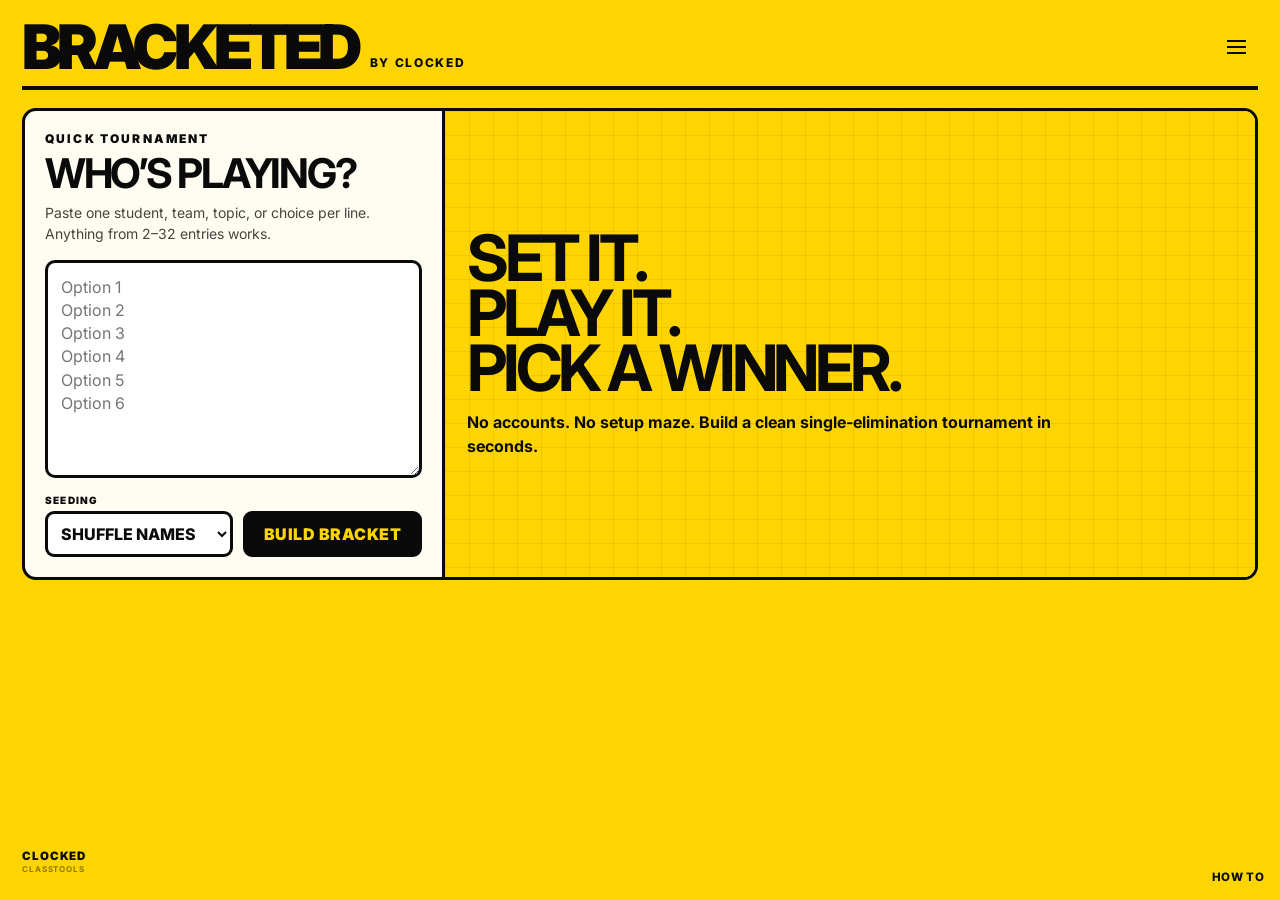
<file: bracketed.html>
<!doctype html>
<html lang="en">
<head>
  <meta charset="utf-8">
  <meta name="viewport" content="width=device-width,initial-scale=1">
  <title>BRACKETED — by CLOCKED</title>
  <meta name="description" content="A fast classroom tournament bracket generator by CLOCKED.">
  <meta name="theme-color" content="#fed500">
  <link rel="icon" type="image/svg+xml" href="/assets/clocked-icon.svg">
  <style>
    @import url('https://fonts.googleapis.com/css2?family=Inter:wght@400;600;700;800;900&display=swap');
    :root{--yellow:#fed500;--black:#0a0a0a;--paper:#fffdf2;--muted:#6c6c64;--green:#39e66b;--line:3px;--radius:14px}
    *{box-sizing:border-box} html,body{margin:0;min-height:100%;background:var(--yellow);color:var(--black);font-family:Inter,Arial,sans-serif}
    button,textarea,select,input{font:inherit;color:inherit} button{cursor:pointer}
    .app{min-height:100vh;padding:22px;display:flex;flex-direction:column;gap:18px}
    header{display:flex;align-items:center;justify-content:space-between;border-bottom:4px solid var(--black);padding-bottom:14px;gap:16px}
    .brand{display:flex;align-items:flex-end;gap:12px;line-height:.82}.brand-main{font-size:clamp(29px,4.8vw,68px);font-weight:900;letter-spacing:-.075em}.by{font-size:12px;font-weight:800;letter-spacing:.14em;margin-bottom:5px}
    .header-actions{display:flex;gap:8px}.icon-btn{width:48px;height:48px;border:3px solid var(--black);border-radius:50%;background:transparent;font-weight:900;font-size:21px}.icon-btn:hover{background:var(--black);color:var(--yellow)}
    .setup{display:grid;grid-template-columns:minmax(260px,420px) 1fr;border:3px solid var(--black);border-radius:var(--radius);overflow:hidden;background:var(--paper)}
    .editor{padding:20px;border-right:3px solid var(--black)} h1,h2,p{margin:0}.eyebrow{font-size:12px;font-weight:900;letter-spacing:.18em;margin-bottom:8px}.editor h1{font-size:clamp(27px,3.2vw,46px);line-height:.95;letter-spacing:-.055em;margin-bottom:10px}.sub{font-size:14px;line-height:1.45;color:#45453f;margin-bottom:16px}
    textarea{width:100%;min-height:218px;resize:vertical;border:3px solid var(--black);border-radius:10px;background:white;padding:13px;font-size:16px;line-height:1.45;outline:none}textarea:focus,select:focus,input:focus{box-shadow:0 0 0 4px var(--yellow)}
    .row{display:flex;align-items:end;gap:10px;margin-top:12px}.field{flex:1}.field label{display:block;font-size:10px;font-weight:900;letter-spacing:.12em;margin-bottom:5px}.field select{width:100%;height:46px;border:3px solid var(--black);border-radius:9px;background:white;padding:0 9px;font-weight:800}
    .primary,.secondary{height:46px;border:3px solid var(--black);border-radius:9px;padding:0 18px;font-weight:900;letter-spacing:.03em}.primary{background:var(--black);color:var(--yellow)}.primary:hover{transform:translateY(-2px);box-shadow:0 3px 0 var(--black)}.secondary{background:transparent}.secondary:hover{background:var(--black);color:white}
    .preview{padding:22px;display:flex;flex-direction:column;justify-content:center;background:var(--yellow);background-image:linear-gradient(90deg,rgba(0,0,0,.06) 1px,transparent 1px),linear-gradient(rgba(0,0,0,.06) 1px,transparent 1px);background-size:24px 24px}.preview h2{font-size:clamp(34px,5vw,76px);line-height:.86;letter-spacing:-.065em;max-width:750px}.preview p{font-weight:700;margin-top:16px;max-width:600px;line-height:1.45}
    .board{display:none;position:relative;background:var(--paper);border:3px solid var(--black);border-radius:var(--radius);overflow:hidden;min-height:520px}.board.on{display:flex;flex-direction:column}.boardbar{padding:12px 14px;border-bottom:3px solid var(--black);display:flex;justify-content:space-between;align-items:center;gap:10px;background:var(--yellow)}.board-title{font-size:20px;font-weight:900;letter-spacing:-.03em}.board-actions{display:flex;align-items:center;gap:7px;flex-wrap:wrap;justify-content:flex-end}.small{height:36px;border:2px solid var(--black);border-radius:8px;padding:0 12px;background:transparent;font-size:12px;font-weight:900}.small:hover{background:var(--black);color:white}.zoom-controls{height:36px;display:flex;border:2px solid var(--black);border-radius:8px;overflow:hidden;background:var(--paper)}.zoom-controls button{width:34px;border:0;background:transparent;font-weight:900;font-size:18px}.zoom-controls button:hover{background:var(--black);color:white}.zoom-value{width:54px;display:grid;place-items:center;border-left:2px solid var(--black);border-right:2px solid var(--black);font-size:11px;font-weight:900}.fit-btn{position:absolute;right:14px;bottom:14px;z-index:5;width:42px;height:42px;border:3px solid var(--black);border-radius:9px;background:var(--yellow);display:grid;place-items:center;padding:0;box-shadow:3px 3px 0 var(--black)}.fit-btn:hover{transform:translateY(-2px)}.fit-btn svg{width:21px;height:21px;stroke:currentColor;stroke-width:2.4;fill:none}
    .bracket-scroll{overflow:auto;flex:1;padding:22px}.bracket{display:grid;grid-template-columns:minmax(max-content,1fr) 255px minmax(max-content,1fr);gap:34px;min-width:1100px;min-height:560px;transform-origin:top left}.bracket-side{display:flex;gap:34px;min-width:max-content}.round{width:clamp(165px,12vw,225px);display:flex;flex-direction:column}.round h3{text-align:center;font-size:11px;letter-spacing:.16em;font-weight:900;margin:0 0 14px;border-bottom:2px solid var(--black);padding-bottom:7px}.matches{display:flex;flex:1;flex-direction:column;justify-content:space-around;gap:15px}.match{position:relative;border:3px solid var(--black);border-radius:10px;background:white;overflow:visible;box-shadow:4px 4px 0 rgba(0,0,0,.12)}.bracket-side.left .match:after{content:"";position:absolute;width:37px;border-top:3px solid var(--black);right:-37px;top:50%}.bracket-side.right .match:before{content:"";position:absolute;width:37px;border-top:3px solid var(--black);left:-37px;top:50%}
    .team{width:100%;min-height:43px;border:0;background:white;text-align:left;padding:8px 11px;font-weight:800;display:flex;align-items:center;justify-content:space-between;gap:8px}.team:first-child{border-radius:7px 7px 0 0;border-bottom:2px solid var(--black)}.team:last-child{border-radius:0 0 7px 7px}.team:not(:disabled):hover{background:var(--yellow)}.team:disabled{cursor:default;color:#9a9a92}.team.winner{background:var(--green);color:var(--black)}.seed{font-size:10px;opacity:.55;min-width:17px}.name{flex:1;overflow:hidden;text-overflow:ellipsis}.tick{font-weight:900}
    .final-column{display:flex;flex-direction:column;justify-content:center;min-width:0}.final-column h3{text-align:center;font-size:12px;letter-spacing:.18em;font-weight:900;margin:0 0 16px}.final-column .match{box-shadow:6px 6px 0 var(--black)}.champion{display:none;align-items:center;justify-content:center;flex-direction:column;text-align:center;padding:18px;margin-top:18px;border-radius:10px;background:var(--black);color:var(--yellow)}.champion.on{display:flex}.champion .label{font-size:10px;font-weight:900;letter-spacing:.2em}.champion .name{font-size:clamp(25px,3vw,44px);font-weight:900;letter-spacing:-.055em;margin-top:4px;max-width:100%}
    footer{margin-top:auto;min-height:32px;display:flex;align-items:center;justify-content:space-between;font-size:11px;font-weight:900;letter-spacing:.14em}
    dialog{border:3px solid var(--black);border-radius:14px;background:var(--paper);padding:0;max-width:480px;width:calc(100% - 30px);box-shadow:10px 10px 0 var(--black)}dialog::backdrop{background:rgba(0,0,0,.55)}.modal{padding:22px}.modal h2{font-size:28px;letter-spacing:-.04em;margin-bottom:10px}.modal p,.modal li{font-size:14px;line-height:1.5}.modal ul{padding-left:20px}.modal .secondary{width:100%;margin-top:12px}
    @media(max-width:760px){.app{padding:12px}.brand-main{font-size:35px}.by{display:none}.setup{grid-template-columns:1fr}.editor{border-right:0;border-bottom:3px solid var(--black)}.preview{min-height:210px}.row{flex-wrap:wrap}.field{min-width:130px}.primary{flex:1}.boardbar{align-items:flex-start;flex-direction:column}.bracket-scroll{padding:14px}.bracket{grid-template-columns:max-content 215px max-content;gap:28px;min-width:max-content}.bracket-side{gap:28px}.round{width:190px}.bracket-side.left .match:after{width:31px;right:-31px}.bracket-side.right .match:before{width:31px;left:-31px}footer{gap:12px;align-items:flex-end}}
    @media print{body{background:white}.app{padding:0}.setup,header,.boardbar,footer,.fit-btn{display:none!important}.board{display:block!important;border:0}.bracket-scroll{overflow:visible;padding:0}.bracket{transform-origin:top left;gap:16px;min-width:100%;grid-template-columns:1fr 150px 1fr;min-height:500px}.bracket-side{gap:16px}.round{width:130px}.bracket-side.left .match:after{width:19px;right:-19px}.bracket-side.right .match:before{width:19px;left:-19px}.team{font-size:9px;min-height:29px;padding:5px}.round h3{font-size:8px}.champion{padding:9px}.champion .name{font-size:20px}}

header .header-actions { display: flex; align-items: center; gap: 8px; }
</style>
<link rel="stylesheet" href="/assets/clocked-brand.css">
<link rel="stylesheet" href="/assets/clocked-help.css">
<script defer src="/assets/clocked-menu.js"></script>
</head>
<body>
<main class="app">
  <header>
    <div class="brand"><div class="brand-main">BRACKETED</div><div class="by">BY CLOCKED</div></div>
    <div class="header-actions"><clocked-menu></clocked-menu></div>
  </header>

  <section class="setup" id="setup">
    <div class="editor">
      <div class="eyebrow">QUICK TOURNAMENT</div>
      <h1>WHO’S PLAYING?</h1>
      <p class="sub">Paste one student, team, topic, or choice per line. Anything from 2–32 entries works.</p>
      <textarea id="roster" aria-label="Tournament entries" placeholder="Option 1
Option 2
Option 3
Option 4
Option 5
Option 6"></textarea>
      <div class="row">
        <div class="field"><label for="order">SEEDING</label><select id="order"><option value="shuffle">SHUFFLE NAMES</option><option value="order">KEEP MY ORDER</option></select></div>
        <button class="primary" id="buildBtn">BUILD BRACKET</button>
      </div>
    </div>
    <div class="preview"><h2>SET IT.<br>PLAY IT.<br>PICK A WINNER.</h2><p>No accounts. No setup maze. Build a clean single-elimination tournament in seconds.</p></div>
  </section>

  <section class="board" id="board">
    <div class="boardbar">
      <div class="board-title" contenteditable="true" id="tournamentTitle" spellcheck="false">CLASS TOURNAMENT</div>
      <div class="board-actions"><div class="zoom-controls" aria-label="Bracket zoom"><button id="zoomOut" aria-label="Zoom out">−</button><span class="zoom-value" id="zoomValue">100%</span><button id="zoomIn" aria-label="Zoom in">+</button></div><button class="small" id="editBtn">EDIT NAMES</button><button class="small" id="clearBtn">RESET RESULTS</button><button class="small" id="printBtn">PRINT</button></div>
    </div>
    <div class="bracket-scroll"><div class="bracket" id="bracket"></div></div>
    <button class="fit-btn" id="fitBtn" aria-label="Fit full bracket in window" title="Fit full bracket"><svg viewBox="0 0 24 24" aria-hidden="true"><path d="M8 3H3v5M16 3h5v5M8 21H3v-5M16 21h5v-5"/></svg></button>
  </section>

  <footer><div class="clocked-brand"><span class="clocked-brand__name">CLOCKED</span><span class="clocked-brand__label">CLASSTOOLS</span></div><button class="clocked-help" type="button" id="helpBtn" aria-haspopup="dialog" aria-controls="helpDialog">HOW TO</button></footer>
</main>

<dialog id="helpDialog"><div class="modal"><h2>HOW TO</h2><ul><li>Add one entry per line and build the bracket.</li><li>Tap either name in a matchup to move it forward.</li><li>Tap the other name to change the winner; later results will clear automatically.</li><li>Odd-sized lists get automatic byes.</li><li>Edit the tournament title by clicking it.</li></ul><button class="secondary" id="closeHelp">GOT IT</button></div></dialog>

<script>
(()=>{
  const $=s=>document.querySelector(s), roster=$('#roster'), bracket=$('#bracket'), board=$('#board'), setup=$('#setup'), bracketScroll=$('.bracket-scroll');
  let state={names:[],size:0,rounds:[]}, zoomLevel=1;
  const clean=()=>roster.value.split(/\n/).map(x=>x.trim()).filter(Boolean).slice(0,32);
  const shuffle=a=>{a=[...a];for(let i=a.length-1;i>0;i--){const j=Math.floor(Math.random()*(i+1));[a[i],a[j]]=[a[j],a[i]]}return a};
  const nextPow=n=>{let x=2;while(x<n)x*=2;return x};
  function newState(names,reshuffle=true){
    const ordered=reshuffle&&$('#order').value==='shuffle'?shuffle(names):[...names], size=nextPow(ordered.length), slots=Array(size).fill(null);
    if(size===ordered.length) ordered.forEach((n,i)=>slots[i]={name:n,seed:i+1});
    else {let left=0,right=size-1,i=0;while(i<ordered.length){slots[left++]={name:ordered[i],seed:i+1};i++;if(i<ordered.length){slots[right--]={name:ordered[i],seed:i+1};i++}}}
    const rounds=[]; rounds.push(Array.from({length:size/2},(_,i)=>({a:slots[i*2],b:slots[i*2+1],winner:null})));
    for(let count=size/4;count>=1;count/=2) rounds.push(Array.from({length:count},()=>({a:null,b:null,winner:null})));
    state={names:ordered,size,rounds}; advanceByes(); save(); render();
  }
  function advanceByes(){
    state.rounds[0].forEach((m,mi)=>{if(!m.winner&&((m.a&&!m.b)||(!m.a&&m.b))){m.winner=m.a||m.b;feed(0,mi,m.winner)}})
  }
  function feed(ri,mi,player){if(ri>=state.rounds.length-1)return;const next=state.rounds[ri+1][Math.floor(mi/2)];if(mi%2===0)next.a=player;else next.b=player}
  function clearForward(ri,mi){
    if(ri>=state.rounds.length-1)return;const ni=Math.floor(mi/2), next=state.rounds[ri+1][ni], slot=mi%2===0?'a':'b';
    if(next[slot]){next[slot]=null;if(next.winner){next.winner=null;clearForward(ri+1,ni)}}
  }
  function choose(ri,mi,side){const m=state.rounds[ri][mi], player=m[side];if(!player)return;clearForward(ri,mi);m.winner=player;feed(ri,mi,player);advanceByes();save();render()}
  const roundName=(i,total)=>i===total-1?'FINAL':i===total-2?'SEMIFINALS':i===total-3?'QUARTERFINALS':`ROUND ${i+1}`;
  function makeMatch(m,ri,mi){const el=document.createElement('div');el.className='match';['a','b'].forEach(side=>{const p=m[side],btn=document.createElement('button');btn.className='team'+(m.winner&&p&&m.winner.name===p.name?' winner':'');btn.disabled=!p;btn.innerHTML=p?`<span class="seed">${p.seed}</span><span class="name"></span><span class="tick">${m.winner&&m.winner.name===p.name?'✓':''}</span>`:`<span class="seed">—</span><span class="name">WAITING</span>`;if(p)btn.querySelector('.name').textContent=p.name;btn.onclick=()=>choose(ri,mi,side);el.appendChild(btn)});return el}
  function makeRound(ri,start,end){const col=document.createElement('section');col.className='round';col.innerHTML=`<h3>${roundName(ri,state.rounds.length)}</h3><div class="matches"></div>`;for(let mi=start;mi<end;mi++)col.lastElementChild.appendChild(makeMatch(state.rounds[ri][mi],ri,mi));return col}
  function render(){
    bracket.innerHTML='';const last=state.rounds.length-1,left=document.createElement('div'),right=document.createElement('div'),center=document.createElement('section');left.className='bracket-side left';right.className='bracket-side right';center.className='final-column';
    for(let ri=0;ri<last;ri++){const half=state.rounds[ri].length/2;left.appendChild(makeRound(ri,0,half))}
    for(let ri=last-1;ri>=0;ri--){const half=state.rounds[ri].length/2;right.appendChild(makeRound(ri,half,state.rounds[ri].length))}
    center.innerHTML='<h3>FINAL</h3>';center.appendChild(makeMatch(state.rounds[last][0],last,0));const win=document.createElement('div');win.className='champion';win.id='champion';win.innerHTML='<div class="label">TOURNAMENT CHAMPION</div><div class="name" id="championName"></div>';center.appendChild(win);bracket.append(left,center,right);
    const final=state.rounds[last]?.[0]?.winner;if(final){win.classList.add('on');win.querySelector('.name').textContent=final.name}
  }
  function save(){localStorage.setItem('clocked-bracket-v2',JSON.stringify({state,roster:roster.value,title:$('#tournamentTitle').textContent}))}
  function setZoom(value){zoomLevel=Math.max(.35,Math.min(1.6,Math.round(value*10)/10));bracket.style.zoom=zoomLevel;$('#zoomValue').textContent=Math.round(zoomLevel*100)+'%';localStorage.setItem('clocked-bracket-zoom',zoomLevel)}
  function fitBracket(){bracket.style.zoom=1;requestAnimationFrame(()=>{const x=(bracketScroll.clientWidth-28)/bracket.scrollWidth,y=(bracketScroll.clientHeight-28)/bracket.scrollHeight;setZoom(Math.min(x,y,1.25));bracketScroll.scrollTo({left:0,top:0,behavior:'smooth'})})}
  function load(){try{const d=JSON.parse(localStorage.getItem('clocked-bracket-v2'));if(d?.state?.rounds?.length){state=d.state;roster.value=d.roster||state.names.join('\n');$('#tournamentTitle').textContent=d.title||'CLASS TOURNAMENT';setup.style.display='none';board.classList.add('on');render()}}catch(e){}}
  roster.addEventListener('input',()=>roster.setCustomValidity(''));
  $('#buildBtn').onclick=()=>{const names=clean();if(names.length<2){roster.setCustomValidity('Add at least 2 entries.');roster.reportValidity();return}roster.setCustomValidity('');newState(names);setup.style.display='none';board.classList.add('on')};
  $('#editBtn').onclick=()=>{board.classList.remove('on');setup.style.display='grid';roster.focus()};
  $('#clearBtn').onclick=()=>newState([...state.names],false);
  $('#printBtn').onclick=()=>window.print();
  $('#zoomOut').onclick=()=>setZoom(zoomLevel-.1);$('#zoomIn').onclick=()=>setZoom(zoomLevel+.1);$('#fitBtn').onclick=fitBracket;
  $('#tournamentTitle').addEventListener('input',save);
  $('#helpBtn').onclick=()=>$('#helpDialog').showModal();$('#closeHelp').onclick=()=>$('#helpDialog').close();
  document.addEventListener('keydown',e=>{if(e.key==='Escape'&&$('#helpDialog').open)$('#helpDialog').close()});
  setZoom(Number(localStorage.getItem('clocked-bracket-zoom'))||1);load();
})();
</script>
</body>
</html>
</file>
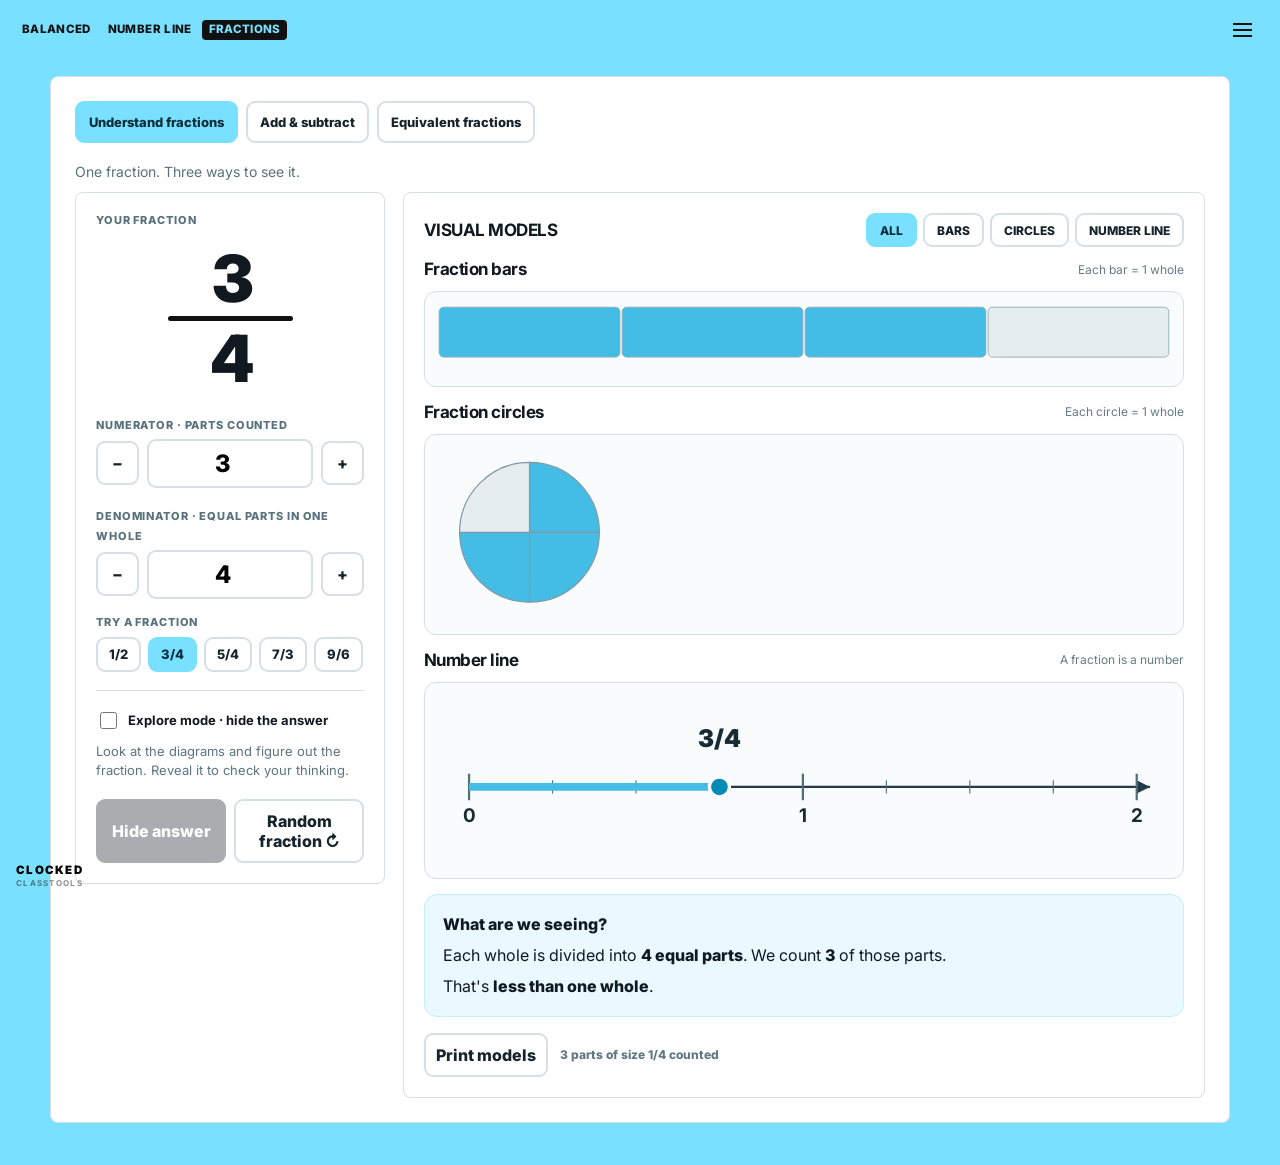
<file: fractions.html>
<!doctype html>
<html lang="en">
<head>
<link rel="icon" type="image/svg+xml" href="/assets/clocked-icon.svg">
<meta charset="utf-8"><meta name="viewport" content="width=device-width, initial-scale=1">
<title>Fraction Helper | CLOCKED</title>
<style>
@import url('https://fonts.googleapis.com/css2?family=Inter:wght@400;500;600;700;800;900&display=swap');
:root{font-family:Inter,system-ui,-apple-system,sans-serif;color:#101820;background:var(--blue);--blue:#7ae0ff;--deep:#008bb6;--line:#d5dfe5}*{box-sizing:border-box}body{margin:0}button,input{font:inherit}button{cursor:pointer}button:focus-visible,input:focus-visible{outline:3px solid #007fba;outline-offset:2px}h2{font-size:17px;margin:0;letter-spacing:-.03em}.sub{font-size:14px;color:#59717b;margin:0 0 12px}.layout{display:grid;grid-template-columns:310px minmax(0,1fr);gap:18px}.panel{background:white;border:1px solid var(--line);border-radius:8px;padding:20px}.control{align-self:start;position:sticky;top:15px}.fraction{display:flex;align-items:center;justify-content:center;flex-direction:column;margin:14px auto 16px;width:125px;font-size:65px;font-weight:900;letter-spacing:-.07em;line-height:1.16}.fraction .bar{height:5px;background:#111;width:100%;border-radius:3px}.fraction.hide .num,.fraction.hide .den{filter:blur(17px);user-select:none}.label{font-size:11px;letter-spacing:.08em;text-transform:uppercase;font-weight:800;color:#58727d}.editrow{display:grid;grid-template-columns:43px 1fr 43px;gap:8px;align-items:center;margin:6px 0 16px}.editrow input{min-width:0;width:100%;border:2px solid var(--line);border-radius:9px;text-align:center;font-size:24px;font-weight:800;padding:8px}.btn{border:2px solid var(--line);border-radius:9px;background:white;color:#15232b;font-weight:800;padding:10px;min-height:42px}.btn:hover{border-color:#45b9df}.btn.active,.btn.primary{background:var(--blue);border-color:var(--blue);color:#092e3b}.btn.dark{background:#101820;color:white;border-color:#101820}.btn:disabled{opacity:.35;cursor:not-allowed}.presets{display:flex;flex-wrap:wrap;gap:7px;margin-top:8px}.presets .btn{font-size:13px;padding:7px 11px;min-height:35px}.control-actions{display:flex;flex-wrap:wrap;gap:8px;margin-top:18px}.control-actions .btn{flex:1}.modelheader{display:flex;align-items:center;justify-content:space-between;gap:12px;flex-wrap:wrap;margin-bottom:12px}.tabs{display:flex;flex-wrap:wrap;gap:6px}.tabs .btn{padding:7px 12px;font-size:12px;min-height:34px}.models{display:grid;gap:15px}.view{min-width:0}.view[hidden]{display:none}.modelbox{border:1px solid var(--line);border-radius:12px;background:#f9fcfd;padding:13px;overflow:hidden}.modelbox svg{display:block;width:100%;height:auto;overflow:visible}.small{color:#647b85;font-size:12px}.info{background:#e9f9ff;border:1px solid #c3effc;padding:17px 18px;border-radius:13px;margin-top:15px;line-height:1.55}.info strong{font-weight:800}.info p{margin:6px 0 0}.info.hidden-answer p{filter:blur(9px);user-select:none}.toggle{display:flex;align-items:center;gap:8px;font-size:13px;font-weight:700;cursor:pointer}.toggle input{width:17px;height:17px;accent-color:#008bb6}footer{color:#607883;font-weight:800;font-size:11px;letter-spacing:.16em;text-align:center;padding:12px 20px 30px}.hint{font-size:13px;line-height:1.5;color:#5d7480;margin-top:10px}.actions-line{display:flex;flex-wrap:wrap;gap:12px;align-items:center;margin-top:16px}.line{width:100%;height:1px;background:var(--line);margin:18px 0}.count{font-size:12px;font-weight:800;color:#607883}.svg-text{fill:#182b35;font-family:Inter,system-ui,sans-serif}.svg-muted{fill:#607883;font-family:Inter,system-ui,sans-serif}@media(max-width:750px){.layout{grid-template-columns:1fr}.control{position:static}.panel{padding:15px}.fraction{font-size:48px;width:95px;margin:7px auto}.editrow{margin-bottom:10px}}@media print{header,.control,.tabs,.actions-line,footer{display:none!important}.layout{display:block}.panel{border:none;box-shadow:none}.view[hidden]{display:block}body{background:white}}

.page-tabs{display:flex;gap:8px;margin:0 0 20px;flex-wrap:wrap}.page-tabs .btn{font-size:13px;padding:8px 12px}.page[hidden]{display:none!important}.operation-grid{display:grid;grid-template-columns:1fr 1fr;gap:16px}.frac-edit{display:flex;gap:9px;align-items:center;justify-content:center;margin:12px 0}.frac-edit .fields{display:flex;flex-direction:column;gap:6px;width:98px}.frac-edit input{width:100%;text-align:center;border:2px solid var(--line);border-radius:9px;padding:10px;font-size:25px;font-weight:850}.frac-edit .rule{height:4px;background:#152b38;border-radius:2px}.op-select{display:flex;gap:7px;justify-content:center;align-items:center}.op-select .btn{font-size:22px;min-width:58px}.step-card{border:1px solid var(--line);border-radius:12px;padding:15px;margin-top:13px;background:#fcfeff}.step-card h3{font-size:15px;margin:0 0 7px}.step-card p{color:#405d6b;line-height:1.55;font-size:14px;margin:5px 0 13px}.operation-model{margin-top:8px}.operation-model svg{display:block;width:100%;height:auto}.math-expression{text-align:center;font-size:clamp(24px,4vw,36px);font-weight:900;letter-spacing:-.035em;margin:9px 0}.answer-figure{font-size:clamp(24px,5vw,40px);font-weight:900;text-align:center;margin:5px auto 12px}.secondary-text{color:#576e7a}.step-number{display:inline-flex;background:#101820;color:#fff;border-radius:50%;width:25px;height:25px;align-items:center;justify-content:center;font-size:12px;margin-right:7px}.switches{display:flex;flex-wrap:wrap;gap:10px;margin-top:12px}.large-feedback{font-size:13px;color:#4d6975;line-height:1.5}.results-hide .answer-figure,.results-hide .answer-final,.results-hide .math-final{filter:blur(13px);user-select:none}.results-hide .answer-figure{pointer-events:none}.op-help{margin-top:12px}.mini-caption{font-size:11px;font-weight:800;color:#53717e;text-transform:uppercase;letter-spacing:.07em;margin:11px 0 5px}.operation-grid .panel{padding:17px}.step-card[hidden]{display:none}@media(max-width:650px){.operation-grid{grid-template-columns:1fr}.page-tabs .btn{flex:1}.frac-edit .fields{width:120px}}@media print{.page-tabs,.switches,.op-select button{display:none!important}.page[hidden]{display:none!important}.results-hide .answer-figure,.results-hide .answer-final,.results-hide .math-final{filter:none}}
.eq-factor{display:flex;align-items:center;justify-content:center;gap:16px;margin:15px auto}.eq-factor strong{font-size:40px;font-weight:900;min-width:52px;text-align:center}.eq-factor .btn{min-width:44px}.modelheader strong{font-size:16px}</style>
<link rel="stylesheet" href="/assets/clocked-brand.css">
<link rel="stylesheet" href="/assets/clocked-math-header.css">
<script defer src="/assets/clocked-menu.js"></script>
</head>
<body>
<header class="math-header">
  <nav class="math-header__tabs" aria-label="Math tools">
      <a class="math-header__tab" href="/math.html">Balanced</a>
      <a class="math-header__tab" href="/integer.html">Number Line</a>
      <a class="math-header__tab" href="/fractions.html" aria-current="page">Fractions</a>
  </nav>
  <div class="math-header__actions">
    <clocked-menu></clocked-menu>
  </div>
</header>
<main class="math-panel">
<nav class="page-tabs" aria-label="Fraction helper pages"><button class="btn primary" data-page="review" aria-pressed="true">Understand fractions</button><button class="btn" data-page="operations" aria-pressed="false">Add & subtract</button><button class="btn" data-page="equivalent" aria-pressed="false">Equivalent fractions</button></nav><div class="page" id="reviewPage"><p class="sub">One fraction. Three ways to see it.</p>
<div class="layout">
<section class="panel control" aria-label="Fraction controls"><div class="label">Your fraction</div><div class="fraction" id="fraction"><span class="num" id="bigNum">3</span><div class="bar"></div><span class="den" id="bigDen">4</span></div>
<label class="label" for="numerator">Numerator · parts counted</label><div class="editrow"><button class="btn" type="button" data-step="num:-1" aria-label="Decrease numerator">−</button><input id="numerator" type="number" min="0" max="60" value="3" inputmode="numeric"><button class="btn" type="button" data-step="num:1" aria-label="Increase numerator">+</button></div>
<label class="label" for="denominator">Denominator · equal parts in one whole</label><div class="editrow"><button class="btn" type="button" data-step="den:-1" aria-label="Decrease denominator">−</button><input id="denominator" type="number" min="1" max="24" value="4" inputmode="numeric"><button class="btn" type="button" data-step="den:1" aria-label="Increase denominator">+</button></div>
<div class="label">Try a fraction</div><div class="presets" id="presets"><button class="btn" data-preset="1/2">1/2</button><button class="btn" data-preset="3/4">3/4</button><button class="btn" data-preset="5/4">5/4</button><button class="btn" data-preset="7/3">7/3</button><button class="btn" data-preset="9/6">9/6</button></div>
<div class="line"></div><label class="toggle"><input type="checkbox" id="explore"> Explore mode · hide the answer</label><p class="hint">Look at the diagrams and figure out the fraction. Reveal it to check your thinking.</p><div class="control-actions"><button class="btn dark" id="reveal">Reveal answer</button><button class="btn" id="random">Random fraction ↻</button></div></section>
<section class="panel"><div class="modelheader"><h2>VISUAL MODELS</h2><nav class="tabs" aria-label="Choose model"><button class="btn active" data-view="all" aria-pressed="true">ALL</button><button class="btn" data-view="bars" aria-pressed="false">BARS</button><button class="btn" data-view="circles" aria-pressed="false">CIRCLES</button><button class="btn" data-view="line" aria-pressed="false">NUMBER LINE</button></nav></div>
<div class="models"><section id="bars" class="view"><div class="modelheader"><h2>Fraction bars</h2><span class="small">Each bar = 1 whole</span></div><div class="modelbox"><svg id="barSvg" role="img" aria-label="Fraction represented by shaded bars"></svg></div></section>
<section id="circles" class="view"><div class="modelheader"><h2>Fraction circles</h2><span class="small">Each circle = 1 whole</span></div><div class="modelbox"><svg id="circleSvg" role="img" aria-label="Fraction represented by shaded circles"></svg></div></section>
<section id="line" class="view"><div class="modelheader"><h2>Number line</h2><span class="small">A fraction is a number</span></div><div class="modelbox"><svg id="lineSvg" role="img" aria-label="Fraction positioned on the number line"></svg></div></section></div>
<div class="info" id="info"><strong>What are we seeing?</strong><div id="explanation" aria-live="polite"></div></div><div class="actions-line"><button class="btn" id="print">Print models</button><span class="count" id="counter">3 of 4 parts shaded</span></div></section></div></div>
<div class="page" id="operationsPage" hidden>
<p class="sub">See how fractional parts combine — and why denominators matter.</p>
<div class="panel" style="margin-bottom:16px">
<div class="operation-grid">
<section><div class="label" style="text-align:center">First fraction</div><div class="frac-edit"><div class="fields"><input type="number" id="aNum" min="0" max="24" value="1" aria-label="First numerator"><div class="rule"></div><input type="number" id="aDen" min="1" max="12" value="2" aria-label="First denominator"></div></div></section>
<section><div class="label" style="text-align:center">Second fraction</div><div class="frac-edit"><div class="fields"><input type="number" id="bNum" min="0" max="24" value="1" aria-label="Second numerator"><div class="rule"></div><input type="number" id="bDen" min="1" max="12" value="3" aria-label="Second denominator"></div></div></section>
</div>
<div class="op-select" role="group" aria-label="Operation"><button class="btn active" id="addButton" aria-pressed="true">+</button><button class="btn" id="subtractButton" aria-pressed="false">−</button></div>
<div class="math-expression" id="opEquation">1/2 + 1/3</div>
<div class="presets" style="justify-content:center"><button class="btn" data-op-preset="1,2,1,3,+">Unlike denominators</button><button class="btn" data-op-preset="2,5,1,5,+">Same denominators</button><button class="btn" data-op-preset="3,4,1,2,-">Subtract fractions</button><button class="btn" data-op-preset="1,2,3,4,-">Negative result</button><button class="btn" data-op-preset="5,4,2,3,+">Improper fractions</button></div>
<div class="switches"><label class="toggle"><input id="showSteps" type="checkbox" checked> Show visual steps</label><label class="toggle"><input id="hideOpResult" type="checkbox"> Hide final answer</label><button class="btn" id="newOpProblem" type="button">Random problem ↻</button></div>
</div>
<div id="operationSteps">
<section class="step-card"><h3><span class="step-number">1</span> See the fractions</h3><p id="opStep1Text"></p><div class="operation-grid"><div><div class="mini-caption" id="originalALabel"></div><div class="modelbox operation-model"><svg id="originalASvg" role="img" aria-label="First fraction bar"></svg></div></div><div><div class="mini-caption" id="originalBLabel"></div><div class="modelbox operation-model"><svg id="originalBSvg" role="img" aria-label="Second fraction bar"></svg></div></div></div></section>
<section class="step-card"><h3><span class="step-number">2</span> Make equal-sized pieces</h3><p id="commonText"></p><div class="operation-grid"><div><div class="mini-caption" id="commonALabel"></div><div class="modelbox operation-model"><svg id="commonASvg" role="img" aria-label="First fraction equivalent bar"></svg></div></div><div><div class="mini-caption" id="commonBLabel"></div><div class="modelbox operation-model"><svg id="commonBSvg" role="img" aria-label="Second fraction equivalent bar"></svg></div></div></div></section>
<section class="step-card"><h3><span class="step-number">3</span> <span id="combineHeading">Combine the pieces</span></h3><p id="combineText"></p><div class="modelbox operation-model"><svg id="resultSvg" role="img" aria-label="Result fraction bar"></svg></div></section>
</div>
<section class="step-card" id="opAnswer"><h3>THE RESULT</h3><div class="answer-figure answer-final" id="answerValue"></div><div class="math-expression math-final" id="finalEquation" style="font-size:22px"></div><p id="answerNote" class="answer-final"></p><div class="large-feedback">Tip: Click <strong>Hide final answer</strong> to let students predict the result before revealing it. The visual models stay visible.</div></section>
</div>
<div class="page" id="equivalentPage" hidden>
<p class="sub">Same amount. Different number of equal-sized pieces.</p>
<div class="panel">
<div class="operation-grid">
<section><div class="label" style="text-align:center">Start with a fraction</div><div class="frac-edit"><div class="fields"><input id="eqNum" type="number" min="0" max="24" value="2" aria-label="Starting numerator"><div class="rule"></div><input id="eqDen" type="number" min="1" max="12" value="3" aria-label="Starting denominator"></div></div></section>
<section><div class="label" style="text-align:center">Split each piece into</div><div class="eq-factor"><button class="btn" id="eqMinus" aria-label="Decrease number of equal subdivisions">−</button><strong id="eqFactorLabel">2</strong><button class="btn" id="eqPlus" aria-label="Increase number of equal subdivisions">+</button></div><p class="small" style="text-align:center">smaller equal pieces (× 1–6)</p></section>
</div>
<div class="presets" style="justify-content:center"><button class="btn" data-eq-preset="1,2">1/2</button><button class="btn" data-eq-preset="2,3">2/3</button><button class="btn" data-eq-preset="3,4">3/4</button><button class="btn" data-eq-preset="5,4">5/4</button><button class="btn" data-eq-preset="6,8">6/8</button></div>
<div class="math-expression" id="eqEquation" aria-live="polite"></div>
<label class="toggle" style="margin-top:14px"><input type="checkbox" id="eqHide"> Hide the equivalent fraction (classroom challenge)</label>
</div>
<div class="step-card"><h3>Look at the same amount in two ways</h3><p>Each bar represents one whole. The blue area stays exactly the same; only the number of equal parts changes.</p>
<div class="modelheader"><strong id="eqLabelA"></strong><span class="small">Original pieces</span></div><div class="modelbox operation-model"><svg id="eqSvgA" role="img" aria-label="Original fraction with larger pieces"></svg></div>
<div class="modelheader" style="margin-top:18px"><strong id="eqLabelB"></strong><span class="small">Smaller equal pieces</span></div><div class="modelbox operation-model"><svg id="eqSvgB" role="img" aria-label="Equivalent fraction with smaller pieces"></svg></div></div>
<div class="info"><strong>Why does this work?</strong><p id="eqExplanation" aria-live="polite"></p><p id="eqSimplify"></p></div>
</div>
</main>
<footer class="math-footer"><div class="clocked-brand clocked-brand--fixed"><span class="clocked-brand__name">CLOCKED</span><span class="clocked-brand__label">CLASSTOOLS</span></div></footer>
<script>
(()=>{'use strict';
const $=id=>document.getElementById(id),ns='http://www.w3.org/2000/svg';
let num=3,den=4,view='all',revealed=true;
const clamp=(v,min,max)=>Math.max(min,Math.min(max,v));
const svgEl=(tag,attrs={},text)=>{const e=document.createElementNS(ns,tag);for(const [k,v] of Object.entries(attrs))e.setAttribute(k,String(v));if(text!==undefined)e.textContent=String(text);return e};
const add=(root,tag,attrs,text)=>{const e=svgEl(tag,attrs,text);root.appendChild(e);return e};
const fraction=(n,d)=>`${n}/${d}`;
const gcd=(a,b)=>b?gcd(b,a%b):a;
function setFraction(n,d){num=clamp(Number.isFinite(n)?Math.round(n):num,0,60);den=clamp(Number.isFinite(d)?Math.round(d):den,1,24);$('numerator').value=num;$('denominator').value=den;if($('explore').checked)revealed=false;render()}
function renderBars(){const svg=$('barSvg');svg.replaceChildren();const rows=Math.max(1,Math.ceil(num/den)),width=660,barH=45,rowGap=13;
svg.setAttribute('viewBox',`0 0 ${width} ${rows*(barH+rowGap)+3}`);
for(let r=0;r<rows;r++){for(let i=0;i<den;i++){add(svg,'rect',{x:i*(width/den)+1,y:r*(barH+rowGap)+2,width:width/den-2,height:barH,rx:Math.min(4,width/den/6),fill:r*den+i<num?'#43bde6':'#e5edf0',stroke:'#94aab5','stroke-width':0.8})}}}
function slicePath(cx,cy,r,a,b,whole){if(whole)return `M ${cx-r} ${cy} a ${r} ${r} 0 1 0 ${r*2} 0 a ${r} ${r} 0 1 0 ${-r*2} 0`;const x1=cx+r*Math.cos(a),y1=cy+r*Math.sin(a),x2=cx+r*Math.cos(b),y2=cy+r*Math.sin(b);return `M ${cx} ${cy} L ${x1} ${y1} A ${r} ${r} 0 ${b-a>Math.PI?1:0} 1 ${x2} ${y2} Z`}
function renderCircles(){const svg=$('circleSvg');svg.replaceChildren();const count=Math.max(1,Math.ceil(num/den)),cols=4,w=660,cell=165,rad=63,rows=Math.ceil(count/cols);svg.setAttribute('viewBox',`0 0 ${w} ${rows*156}`);
for(let j=0;j<count;j++){const cx=cell*(j%cols)+cell/2,cy=Math.floor(j/cols)*156+76;for(let i=0;i<den;i++){const a=-Math.PI/2+2*Math.PI*i/den,b=-Math.PI/2+2*Math.PI*(i+1)/den;add(svg,'path',{d:slicePath(cx,cy,rad,a,b,den===1),fill:j*den+i<num?'#43bde6':'#e5edf0',stroke:'#8299a5','stroke-width':1.1})}}}
function renderLine(){const svg=$('lineSvg');svg.replaceChildren();let max=Math.max(2,Math.ceil(num/den)+1);const w=660,from=28,to=630,y=82,span=to-from;svg.setAttribute('viewBox','0 0 660 153');
add(svg,'line',{x1:from,y1:y,x2:to+12,y2:y,stroke:'#233946','stroke-width':2});add(svg,'path',{d:`M ${to+12} ${y} l -12 -6 v 12 Z`,fill:'#233946'});
const every=max*den>85?Math.ceil(max*den/85):1;for(let i=0;i<=max*den;i++){if(i%den!==0&&i%every!==0)continue;let x=from+i/(max*den)*span,major=i%den===0;add(svg,'line',{x1:x,y1:y-(major?12:6),x2:x,y2:y+(major?12:6),stroke:'#526d79','stroke-width':major?2:1});if(major)add(svg,'text',{x,y:y+32,'text-anchor':'middle','font-size':17,'font-weight':700,class:'svg-text'},i/den)}
const x=from+(num/den)/max*span;add(svg,'line',{x1:from,y1:y,x2:x,y2:y,stroke:'#43bde6','stroke-width':7});add(svg,'circle',{cx:x,cy:y,r:9,fill:'#008bb6',stroke:'white','stroke-width':3});if(revealed){add(svg,'text',{x:clamp(x,35,620),y:46,'text-anchor':'middle','font-size':22,'font-weight':900,class:'svg-text'},fraction(num,den))}else add(svg,'text',{x:clamp(x,35,620),y:46,'text-anchor':'middle','font-size':23,'font-weight':900,class:'svg-text'},'?')}
function render(){renderBars();renderCircles();renderLine();$('bigNum').textContent=num;$('bigDen').textContent=den;const hiding=$('explore').checked&&!revealed;$('fraction').classList.toggle('hide',hiding);$('info').classList.toggle('hidden-answer',hiding);$('reveal').textContent=hiding?'Reveal answer':'Hide answer';$('reveal').disabled=!$('explore').checked;$('counter').textContent=hiding?'What fraction do you see?':`${num} part${num===1?'':'s'} of size 1/${den} counted`;
let msg=`<p>Each whole is divided into <strong>${den} equal part${den===1?'':'s'}</strong>. We count <strong>${num}</strong> of those parts.</p>`;if(num>=den){const wholes=Math.floor(num/den),left=num%den;msg+=`<p>That's <strong>${wholes} whole${wholes===1?'':'s'}${left?` and ${left}/${den} more`:''}</strong>.</p>`}else msg+=`<p>That's <strong>${num===0?'zero':num===den?'one whole':'less than one whole'}</strong>.</p>`;const g=gcd(num,den);if(g>1&&num>0)msg+=`<p>Equivalent simplified fraction: <strong>${num/g}/${den/g}</strong>.</p>`;$('explanation').innerHTML=msg;
for(const el of document.querySelectorAll('[data-preset]'))el.classList.toggle('active',el.dataset.preset===fraction(num,den));for(const el of document.querySelectorAll('[data-view]')){const on=el.dataset.view===view;el.classList.toggle('active',on);el.setAttribute('aria-pressed',String(on))}for(const key of ['bars','circles','line'])$(key).hidden=view!=='all'&&view!==key;}
for(const el of document.querySelectorAll('[data-step]'))el.addEventListener('click',()=>{const [which,by]=el.dataset.step.split(':');setFraction(num+(which==='num'?Number(by):0),den+(which==='den'?Number(by):0))});
for(const el of document.querySelectorAll('[data-preset]'))el.addEventListener('click',()=>{const [n,d]=el.dataset.preset.split('/').map(Number);setFraction(n,d)});
for(const id of ['numerator','denominator'])$(id).addEventListener('change',()=>setFraction(Number($('numerator').value),Number($('denominator').value)));
for(const el of document.querySelectorAll('[data-view]'))el.addEventListener('click',()=>{view=el.dataset.view;render()});
$('explore').addEventListener('change',()=>{revealed=!$('explore').checked;render()});$('reveal').addEventListener('click',()=>{revealed=!revealed;render()});$('random').addEventListener('click',()=>{const d=2+Math.floor(Math.random()*11),n=1+Math.floor(Math.random()*(d*2));setFraction(n,d)});$('print').addEventListener('click',()=>window.print());
// Three connected pages live in this one HTML file.
for(const tab of document.querySelectorAll('[data-page]'))tab.addEventListener('click',()=>{for(const [key,id] of [['review','reviewPage'],['operations','operationsPage'],['equivalent','equivalentPage']])$(id).hidden=tab.dataset.page!==key;for(const b of document.querySelectorAll('[data-page]')){const active=b===tab;b.classList.toggle('primary',active);b.setAttribute('aria-pressed',String(active))}});
let op='+';
const lcm=(a,b)=>a/gcd(a,b)*b;
const clean=(id,min,max,fallback)=>{const el=$(id);let v=Number(el.value);if(!Number.isFinite(v)||el.value.trim()==='')v=fallback;v=clamp(Math.round(v),min,max);el.value=v;return v};
const simplified=(n,d)=>{const g=gcd(Math.abs(n),d)||1;return `${n/g}/${d/g}`};
function drawFractionBar(id,n,d,negative=false){
 const svg=$(id);svg.replaceChildren();const count=Math.max(1,Math.ceil(Math.abs(n)/d)),maxRows=Math.min(count,8),W=560,H=45,G=13;
 svg.setAttribute('viewBox',`0 0 ${W} ${maxRows*(H+G)+4}`);
 for(let r=0;r<maxRows;r++){
  for(let k=0;k<d;k++){
   add(svg,'rect',{x:k*W/d+0.8,y:r*(H+G)+2,width:Math.max(.5,W/d-1.6),height:H,rx:Math.min(3,W/d/7),fill:r*d+k<Math.abs(n)?(negative?'#ffa26f':'#43bde6'):'#e5edf0',stroke:'#839ba6','stroke-width':.7});
  }
 }
 if(count>8)add(svg,'text',{x:W/2,y:maxRows*(H+G)-2,'text-anchor':'middle','font-size':17,'font-weight':800,class:'svg-text'},'… more wholes');
}
function renderOperation(){
 const a=clean('aNum',0,24,1),b=clean('bNum',0,24,1),d=clean('aDen',1,12,2),e=clean('bDen',1,12,3),c=lcm(d,e),aa=a*(c/d),bb=b*(c/e),result=op==='+'?aa+bb:aa-bb;
 const sign=op==='+'?'add':'subtract',mark=op==='+'?'+':'−';
 $('addButton').classList.toggle('active',op==='+');$('subtractButton').classList.toggle('active',op==='-');$('addButton').setAttribute('aria-pressed',String(op==='+'));$('subtractButton').setAttribute('aria-pressed',String(op==='-'));
 $('opEquation').textContent=`${a}/${d} ${mark} ${b}/${e}`;
 $('opStep1Text').textContent=`Start with ${a}/${d} and ${b}/${e}. Each bar is one whole; the shaded pieces show how much of each whole is counted.`;
 $('originalALabel').textContent=`${a}/${d}`;$('originalBLabel').textContent=`${b}/${e}`;
 drawFractionBar('originalASvg',a,d);drawFractionBar('originalBSvg',b,e);
 $('commonText').textContent=d===e?`The denominators already match: both fractions use pieces of size 1/${c}. We can count them together.`:`These pieces are different sizes, so we cannot ${sign} the numerators yet. Divide each whole into ${c} equal pieces. ${a}/${d} becomes ${aa}/${c} (×${c/d}/×${c/d}), and ${b}/${e} becomes ${bb}/${c} (×${c/e}/×${c/e}).`;
 $('commonALabel').textContent=`${a}/${d} = ${aa}/${c}`;$('commonBLabel').textContent=`${b}/${e} = ${bb}/${c}`;
 drawFractionBar('commonASvg',aa,c);drawFractionBar('commonBSvg',bb,c);
 $('combineHeading').textContent=op==='+'?'Combine the pieces':'Take away the pieces';
 $('combineText').textContent=op==='+'?`We now have ${aa} pieces and ${bb} pieces, each worth 1/${c}. Together: ${aa} + ${bb} = ${result} pieces. The denominator stays ${c} because the pieces are the same size.`:result>=0?`Start with ${aa} pieces of size 1/${c} and take away ${bb} of those pieces. ${aa} − ${bb} = ${result}. The denominator stays ${c}.`:`Starting with ${aa} pieces and removing ${bb} would take us below zero. The result is negative (${result}/${c}). The orange bar shows its distance below zero; it is not a physical piece being removed.`;
 drawFractionBar('resultSvg',result,c,result<0);
 $('answerValue').textContent=`${result}/${c}`;
 $('finalEquation').textContent=`${aa}/${c} ${mark} ${bb}/${c} = ${result}/${c}`;
 const g=gcd(Math.abs(result),c)||1,whole=Math.floor(Math.abs(result)/c),rem=Math.abs(result)%c;
 let note=g>1?`Simplify by dividing numerator and denominator by ${g}: ${simplified(result,c)}.`:'This fraction is already in simplest form.';
 if(result===0)note='The result is zero.';
 if(Math.abs(result)>c&&rem>0)note+=` As a mixed number: ${result<0?'−':''}${whole} ${rem/gcd(rem,c)}/${c/gcd(rem,c)}.`;
 if(Math.abs(result)===c)note+=' That is exactly one whole'+(result<0?' below zero':'')+'.';
 $('answerNote').textContent=note;
 $('operationSteps').hidden=!$('showSteps').checked;
 $('opAnswer').classList.toggle('results-hide',$('hideOpResult').checked);
}
for(const id of ['aNum','aDen','bNum','bDen'])$(id).addEventListener('input',renderOperation);
$('addButton').addEventListener('click',()=>{op='+';renderOperation()});$('subtractButton').addEventListener('click',()=>{op='-';renderOperation()});
$('showSteps').addEventListener('change',renderOperation);$('hideOpResult').addEventListener('change',renderOperation);
for(const b of document.querySelectorAll('[data-op-preset]'))b.addEventListener('click',()=>{const [a,d,n,e,s]=b.dataset.opPreset.split(',');$('aNum').value=a;$('aDen').value=d;$('bNum').value=n;$('bDen').value=e;op=s;renderOperation()});
$('newOpProblem').addEventListener('click',()=>{const ds=[2,3,4,5,6,8,10,12];let d=ds[Math.floor(Math.random()*ds.length)],e=ds[Math.floor(Math.random()*ds.length)];$('aDen').value=d;$('bDen').value=e;$('aNum').value=1+Math.floor(Math.random()*d);$('bNum').value=1+Math.floor(Math.random()*e);op=Math.random()<.5?'+':'-';renderOperation()});

// Equivalent fractions: preserve the represented quantity while subdividing the parts.
let eqFactor=2;
function drawEqBar(id,n,d,factor){
 const svg=$(id);svg.replaceChildren();const rows=Math.max(1,Math.ceil(n/d)),W=660,H=45,G=12,smallD=d*factor;
 svg.setAttribute('viewBox',`0 0 ${W} ${rows*(H+G)+4}`);
 for(let row=0;row<rows;row++){
  for(let i=0;i<smallD;i++){
   const filled=row*smallD+i<n*factor;
   add(svg,'rect',{x:i*W/smallD+0.8,y:row*(H+G)+2,width:W/smallD-1.6,height:H,fill:filled?'#43bde6':'#e5edf0',stroke:'#92a9b4','stroke-width':0.65});
  }
  // Darker boundaries preserve the original pieces and demonstrate subdivision.
  if(factor>1)for(let i=1;i<d;i++)add(svg,'line',{x1:i*W/d,y1:row*(H+G)+2,x2:i*W/d,y2:row*(H+G)+H+2,stroke:'#304b5b','stroke-width':2.5});
 }
}
function renderEquivalent(){
 const n=clean('eqNum',0,24,2),d=clean('eqDen',1,12,3),k=eqFactor,hide=$('eqHide').checked;
 $('eqFactorLabel').textContent=k;
 $('eqMinus').disabled=k===1;$('eqPlus').disabled=k===6;
 $('eqEquation').textContent=hide?`${n}/${d} = ?`:`${n}/${d} = ${n*k}/${d*k}`;
 $('eqLabelA').textContent=`${n}/${d}`;$('eqLabelB').textContent=hide?'?':`${n*k}/${d*k}`;
 drawEqBar('eqSvgA',n,d,1);drawEqBar('eqSvgB',n,d,k);
 $('eqExplanation').textContent=hide?`Each of the ${d} original parts is divided into ${k} equal smaller pieces. The blue area does not change. How many blue pieces can you count now?`:`Each of the ${d} original parts is divided into ${k} equal smaller pieces. So ${n} shaded pieces become ${n*k} shaded pieces out of ${d*k} total per whole. We multiply the numerator and denominator by ${k}, but the amount stays the same.`;
 const g=gcd(n,d);
 $('eqSimplify').textContent=g>1?`Going the other direction: divide the numerator and denominator by ${g}. ${n}/${d} = ${n/g}/${d/g}. This is simplifying.`:n===0?'Zero shaded pieces is still zero, no matter how many parts we divide the whole into.':'This starting fraction is already in simplest form.';
}
for(const id of ['eqNum','eqDen'])$(id).addEventListener('input',renderEquivalent);
$('eqMinus').addEventListener('click',()=>{eqFactor=clamp(eqFactor-1,1,6);renderEquivalent()});
$('eqPlus').addEventListener('click',()=>{eqFactor=clamp(eqFactor+1,1,6);renderEquivalent()});
$('eqHide').addEventListener('change',renderEquivalent);
for(const btn of document.querySelectorAll('[data-eq-preset]'))btn.addEventListener('click',()=>{const [n,d]=btn.dataset.eqPreset.split(',');$('eqNum').value=n;$('eqDen').value=d;renderEquivalent()});
renderEquivalent();

renderOperation();render();
})();
</script></body></html>
</file>
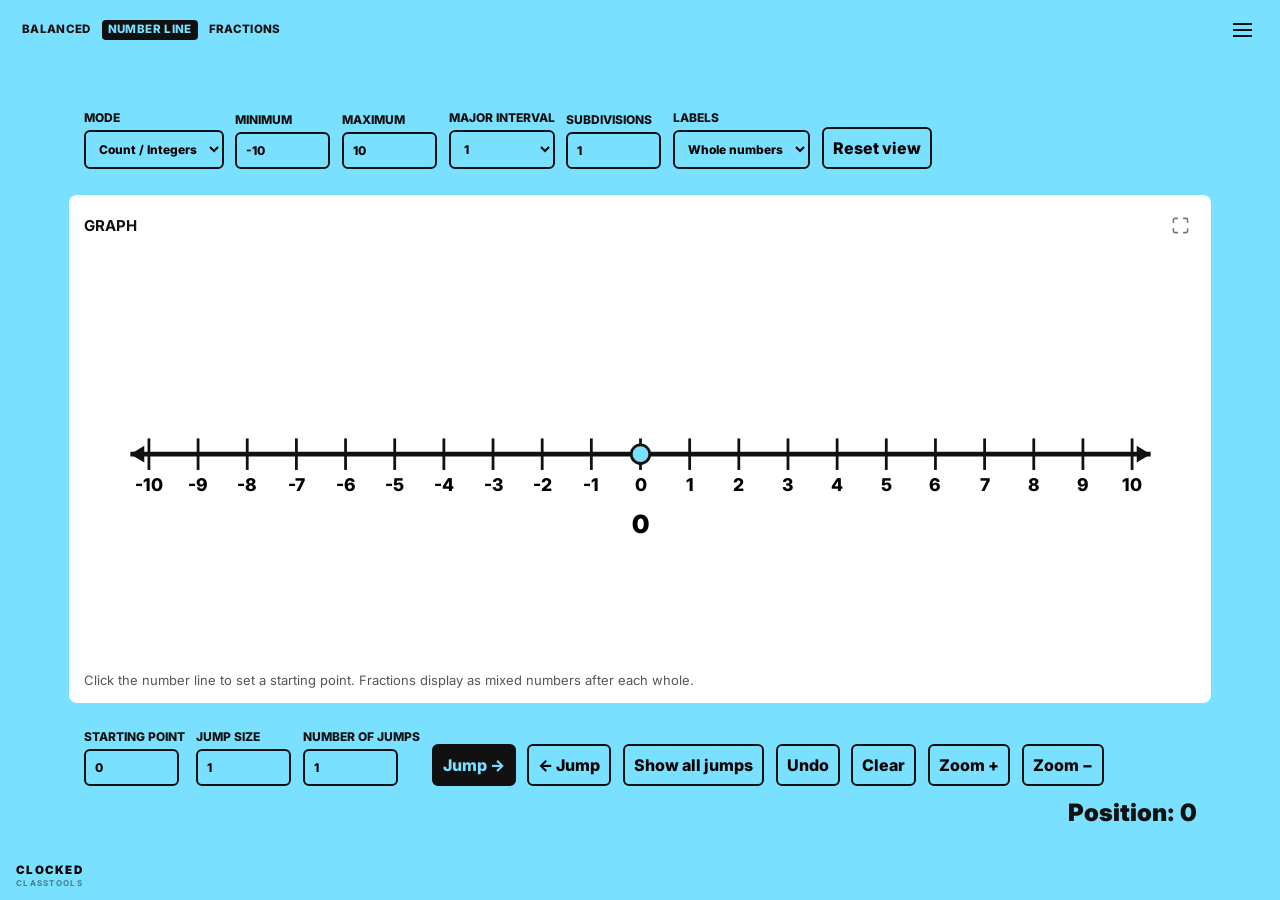
<file: integer.html>
<!doctype html>
<html lang="en">
<head>
<link rel="icon" type="image/svg+xml" href="/assets/clocked-icon.svg">
<meta charset="utf-8">
<meta name="viewport" content="width=device-width,initial-scale=1">
<title>CLOCKED | NUMBER LINE</title>
<link href="https://fonts.googleapis.com/css2?family=Inter:wght@400;500;600;700;800;900&display=swap" rel="stylesheet">
<style>
:root{
 --math:#7AE0FF;
 --ink:#111;
 font-family:Inter,Arial,sans-serif;
 color:var(--ink);
 background:var(--math);
}
*{box-sizing:border-box}
body{
 margin:0;
 min-height:100dvh;
 display:grid;
 grid-template-rows:auto 1fr auto
}
.math-panel.number-tool{
 --math-panel-bg: var(--math);
 --math-panel-border: transparent;
 display:grid;
 grid-template-rows:auto minmax(min-content,1fr) auto;
 gap:clamp(6px,1.3dvh,12px);
 padding:clamp(10px,2dvh,20px)
}
.number-tool .panel{margin:0;padding:clamp(8px,1.5dvh,16px)}
.controls input,.controls select,.controls button{padding:clamp(5px,1dvh,10px)}
#numberPanel{display:flex;flex-direction:column;background:#fff}
.number-tool .canvas{flex:1;min-height:125px}
.number-tool .controls{gap:clamp(6px,1.3dvh,12px)}
.number-tool .hint{margin:0}
.controls{display:flex;flex-wrap:wrap;gap:12px;align-items:end}
.field{
 display:flex;flex-direction:column;gap:5px;
 font-size:12px;font-weight:800;text-transform:uppercase
}
input,select,button{
 font:inherit;border:2px solid var(--ink);
 border-radius:6px;padding:10px;background:var(--math)
}
input{width:95px}
button{font-weight:800;cursor:pointer}
button:hover{background:#a9ebff}
.primary{background:var(--ink);color:var(--math)}
.primary:hover{background:#333}
.panel{
 background:transparent;border:1px solid transparent;
 border-radius:8px;padding:20px;margin:0 0 12px
}
.line-head{display:flex;align-items:center;justify-content:space-between}
.line-head strong{font-size:15px}
.icon-btn{
 width:33px;height:33px;padding:6px;
 border:0;background:transparent;border-radius:5px;
 display:flex;align-items:center;justify-content:center;
 color:#777;cursor:pointer
}
.icon-btn:hover{color:#111;background:#edfaff}
.icon-btn svg{width:19px;height:19px}
.canvas{position:relative;touch-action:pan-y}
.canvas svg{width:100%;height:100%;display:block}
.hint{color:#555;font-size:13px;margin-top:4px}
.stat{font-size:24px;font-weight:900;margin-left:auto}
.fs-toolbar{display:none}
#numberPanel:fullscreen{
 border:0;border-radius:0;margin:0;
 width:100vw;height:100vh;
 background:white;padding:20px;
 display:flex;flex-direction:column
}
#numberPanel:fullscreen .canvas{flex:1;min-height:0;height:auto}
#numberPanel:fullscreen .hint{display:none}
#numberPanel:fullscreen .fs-toolbar{
 display:flex;justify-content:center;align-items:center;
 flex-wrap:wrap;gap:8px;padding:12px 0 5px
}
#numberPanel:fullscreen .fs-toolbar button{padding:10px 16px}
footer{
 text-align:center;padding:18px;
 font-weight:900;font-size:12px;letter-spacing:2px
}
@media(max-width:700px){
 .panel{padding:12px}
 .stat{width:100%}
 #numberPanel:fullscreen{padding:10px}
 #numberPanel:fullscreen .fs-toolbar button{padding:8px}
}
</style>
<link rel="stylesheet" href="/assets/clocked-brand.css">
<link rel="stylesheet" href="/assets/clocked-math-header.css">
<script defer src="/assets/clocked-menu.js"></script>
</head>
<body>
<header class="math-header">
  <nav class="math-header__tabs" aria-label="Math tools">
      <a class="math-header__tab" href="/math.html">Balanced</a>
      <a class="math-header__tab" href="/integer.html" aria-current="page">Number Line</a>
      <a class="math-header__tab" href="/fractions.html">Fractions</a>
  </nav>
  <div class="math-header__actions">
    <clocked-menu></clocked-menu>
  </div>
</header>
<main class="math-panel number-tool">

<div class="panel">
<div class="controls">
<label class="field">Mode
<select id="mode">
<option value="count">Count / Integers</option>
<option value="fraction">Fractions</option>
<option value="groups">Multiply / Divide</option>
</select>
</label>
<label class="field">Minimum
<input type="number" id="min" value="-10" step="any">
</label>
<label class="field">Maximum
<input type="number" id="max" value="10" step="any">
</label>
<label class="field">Major interval
<select id="tick">
<option value="1">1</option>
<option value="2">2</option>
<option value="5">5</option>
<option value="10">10</option>
</select>
</label>
<label class="field">Subdivisions
<input type="number" id="segments" value="1" min="1" max="100" step="1">
</label>
<label class="field">Labels
<select id="labels">
<option value="whole">Whole numbers</option>
<option value="all">Every tick</option>
<option value="decimal">Decimals</option>
<option value="none">Hide labels</option>
</select>
</label>
<button id="resetView">Reset view</button>
</div>
</div>

<div class="panel" id="numberPanel">
<div class="line-head">
<strong>GRAPH</strong>
<button id="fullscreenBtn" class="icon-btn" aria-label="Enter fullscreen" title="Fullscreen">
<svg id="expandIcon" viewBox="0 0 24 24" fill="none"
 stroke="currentColor" stroke-width="2" stroke-linecap="round" stroke-linejoin="round">
<path d="M8 3H5a2 2 0 0 0-2 2v3M16 3h3a2 2 0 0 1 2 2v3M3 16v3a2 2 0 0 0 2 2h3M21 16v3a2 2 0 0 1-2 2h-3"/>
</svg>
</button>
</div>
<div class="canvas">
<svg id="line" viewBox="0 64 1200 188"
 preserveAspectRatio="xMidYMid meet"
 role="img" aria-label="Interactive number line"></svg>
</div>
<div class="hint">
Click the number line to set a starting point. Fractions display as mixed numbers after each whole.
</div>
<div class="fs-toolbar">
<button id="fsBack">← Jump</button>
<button id="fsForward" class="primary">Jump →</button>
<button id="fsUndo">Undo</button>
<button id="fsClear">Clear</button>
<button id="fsZoomIn">Zoom +</button>
<button id="fsZoomOut">Zoom −</button>
<strong id="fsResult" style="margin-left:14px;font-size:20px">0</strong>
</div>
</div>

<div class="panel">
<div class="controls">
<label class="field">Starting point
<input type="number" id="start" value="0" step="any">
</label>
<label class="field">Jump size
<input type="number" id="step" value="1" step="any">
</label>
<label class="field">Number of jumps
<input type="number" id="jumps" value="1" min="1" max="100">
</label>
<button class="primary" id="forward">Jump →</button>
<button id="backward">← Jump</button>
<button id="all">Show all jumps</button>
<button id="undo">Undo</button>
<button id="clear">Clear</button>
<button id="zoomIn">Zoom +</button>
<button id="zoomOut">Zoom −</button>
<div class="stat" id="result">0</div>
</div>
</div>
</main>
<footer class="math-footer"><div class="clocked-brand clocked-brand--fixed"><span class="clocked-brand__name">CLOCKED</span><span class="clocked-brand__label">CLASSTOOLS</span></div></footer>

<script>
const $=id=>document.getElementById(id);
const svg=$('line');
const NS='http://www.w3.org/2000/svg';
const MATH='#7AE0FF';
let path=[],current=0;

function el(tag,attrs={},text){
 const n=document.createElementNS(NS,tag);
 Object.entries(attrs).forEach(([k,v])=>n.setAttribute(k,v));
 if(text!==undefined)n.textContent=text;
 svg.append(n);
 return n;
}
const val=id=>Number($(id).value);
const subdivisions=()=>Math.max(1,Math.min(100,Math.floor(val('segments')||1)));
const interval=()=>val('tick');
const minorStep=()=>interval()/subdivisions();

function gcd(a,b){
 a=Math.abs(a);b=Math.abs(b);
 while(b){const t=b;b=a%b;a=t}
 return a||1;
}

function fractionString(n){
 if(Math.abs(n)<1e-8)return '0';
 const den=subdivisions();
 const base=interval();
 const sign=n<0?'-':'';
 const positive=Math.abs(n);

 // Express positions as whole numbers plus a fraction
 // of the next unit. Numerators reset at every whole.
 const whole=Math.floor(positive+1e-8);
 const remainder=positive-whole;
 if(remainder<1e-8)return sign+whole;

 // Snap fractional part to the selected subdivision
 // whenever the major interval is one.
 let numerator,denominator;
 if(base===1){
  numerator=Math.round(remainder*den);
  denominator=den;
 }else{
  // For larger intervals, find a rational approximation.
  denominator=den*base;
  numerator=Math.round(remainder*denominator);
 }

 if(numerator===0)return sign+whole;
 if(numerator>=denominator)return sign+(whole+1);
 const divisor=gcd(numerator,denominator);
 numerator/=divisor;
 denominator/=divisor;

 const part=numerator+'/'+denominator;
 return sign+(whole>0?whole+' ':'')+part;
}
function fmt(n){
 if(Math.abs(n)<1e-8)n=0;
 if($('mode').value==='fraction'||
   ($('labels').value==='all'&&subdivisions()>1)){
  const rounded=Math.round(n/minorStep())*minorStep();
  if(Math.abs(n-rounded)<1e-6)
   return fractionString(n);
 }
 return String(Number(n.toFixed(5)));
}
function render(){
 const lo=val('min'),hi=val('max');
 const major=interval(),segments=subdivisions();
 const tick=minorStep();
 if(!(hi>lo)||!(tick>0)||!Number.isFinite(hi-lo))return;
 svg.replaceChildren();

 const x=n=>70+(n-lo)/(hi-lo)*1060;
 const y=155;

 el('line',{x1:50,y1:y,x2:1150,y2:y,
  stroke:'#111','stroke-width':5});
 el('path',{
  d:'M50 155 L65 146 L65 164 Z M1150 155 L1135 146 L1135 164 Z',
  fill:'#111'
 });

 const total=(hi-lo)/tick;
 const stride=Math.max(1,Math.ceil(total/500));
 const first=Math.ceil((lo-1e-9)/tick);
 const labels=$('labels').value;
 const every=labels==='all'||labels==='decimal';
 let lastLabel=-Infinity;

 for(let i=first;i*tick<=hi+1e-8;i+=stride){
  const n=i*tick;
  if(n<lo-1e-8)continue;
  const isMajor=i%segments===0;
  const isWhole=Math.abs(n-Math.round(n))<1e-7;
  const boldTick=isMajor||isWhole;

  el('line',{
   x1:x(n),y1:y-(boldTick?17:10),
   x2:x(n),y2:y+(boldTick?17:10),
   stroke:'#111','stroke-width':boldTick?3:1.5
  });

  const show=every||(labels==='whole'&&isWhole);
  const textValue=labels==='decimal'
   ?String(Number(n.toFixed(5))):fmt(n);

  const minSpace=(textValue.length*9+14)/1060*(hi-lo);

  if(show&&n-lastLabel>=minSpace){
   el('text',{
    x:x(n),y:195,
    'text-anchor':'middle',
    'font-size':isWhole?19:15,
    'font-weight':isWhole?800:500
   },textValue);
   lastLabel=n;
  }
 }

 path.slice(-100).forEach(([a,b],i)=>{
  const xa=x(a),xb=x(b);
  if(Math.max(xa,xb)<45||Math.min(xa,xb)>1155)return;
  const offset=38+(i%4)*25;
  const color=i%2?'#129BC3':'#087DA3';

  el('path',{
   d:`M${xa} ${y-5} Q${(xa+xb)/2} ${y-offset-40} ${xb} ${y-5}`,
   fill:'none',stroke:color,'stroke-width':4,
   'stroke-linecap':'round'
  });
  if(Math.abs(xb-xa)>2)
   el('path',{
    d:`M${xb-7*Math.sign(b-a)} ${y-12} L${xb} ${y-5} L${xb-10*Math.sign(b-a)} ${y-1}`,
    fill:'none',stroke:color,'stroke-width':3
   });
 });

 if(current>=lo&&current<=hi){
  el('circle',{
   cx:x(current),cy:y,r:10,
   fill:MATH,stroke:'#111','stroke-width':3
  });
  el('text',{
   x:x(current),y:240,
   'text-anchor':'middle',
   'font-size':27,'font-weight':900
  },fmt(current));
 }
 $('result').textContent='Position: '+fmt(current);
 $('fsResult').textContent='Position: '+fmt(current);
}

function setStart(){
 current=val('start');
 path=[];
 render();
}
function jump(direction,n=1){
 const amount=val('step')*direction;
 if(!Number.isFinite(amount)||amount===0)return;
 for(let i=0;i<n;i++){
  const next=Number((current+amount).toFixed(10));
  path.push([current,next]);
  current=next;
 }
 render();
}
function undo(){
 if(path.length){
  current=path.pop()[0];
  render();
 }
}
function zoom(f){
 const lo=val('min'),hi=val('max');
 const mid=(lo+hi)/2,half=(hi-lo)*f/2;
 $('min').value=Number((mid-half).toFixed(8));
 $('max').value=Number((mid+half).toFixed(8));
 render();
}
svg.addEventListener('click',e=>{
 const matrix=svg.getScreenCTM();
 if(!matrix)return;
 const pt=svg.createSVGPoint();
 pt.x=e.clientX;pt.y=e.clientY;
 const p=pt.matrixTransform(matrix.inverse());
 if(p.x<65||p.x>1135)return;
 const lo=val('min'),hi=val('max');
 const t=minorStep();
 const raw=lo+(p.x-70)/1060*(hi-lo);
 current=Number((Math.round(raw/t)*t).toFixed(10));
 $('start').value=current;
 path=[];
 render();
});

$('forward').onclick=()=>jump(1);
$('backward').onclick=()=>jump(-1);
$('all').onclick=()=>{
 setStart();
 jump(1,Math.min(100,Math.max(1,Math.floor(val('jumps')||1))));
};
$('undo').onclick=undo;
$('clear').onclick=setStart;
$('start').onchange=setStart;
$('zoomIn').onclick=()=>zoom(.5);
$('zoomOut').onclick=()=>zoom(2);
$('fsForward').onclick=()=>jump(1);
$('fsBack').onclick=()=>jump(-1);
$('fsUndo').onclick=undo;
$('fsClear').onclick=setStart;
$('fsZoomIn').onclick=()=>zoom(.5);
$('fsZoomOut').onclick=()=>zoom(2);

['min','max','tick','segments','labels','mode'].forEach(id=>{
 $(id).onchange=()=>{
  if(id==='mode'){
   if($('mode').value==='fraction'){
    $('min').value=-2;
    $('max').value=2;
    $('tick').value=1;
    $('segments').value=4;
    $('labels').value='all';
    $('step').value=.25;
   }else if($('mode').value==='groups'){
    $('min').value=-20;
    $('max').value=20;
    $('tick').value=1;
    $('segments').value=1;
    $('labels').value='whole';
    $('step').value=3;
   }else{
    $('min').value=-10;
    $('max').value=10;
    $('tick').value=1;
    $('segments').value=1;
    $('labels').value='whole';
    $('step').value=1;
   }
   setStart();
  }
  if(id==='segments'){
   $('segments').value=subdivisions();
   if($('mode').value==='fraction')
    $('step').value=Number(minorStep().toFixed(10));
  }
  render();
 };
});
$('resetView').onclick=()=>{
 $('min').value=-10;
 $('max').value=10;
 $('tick').value=1;
 $('segments').value=1;
 render();
};

const panel=$('numberPanel');
const fsBtn=$('fullscreenBtn');
fsBtn.onclick=async()=>{
 if(document.fullscreenElement){
  await document.exitFullscreen();
 }else if(panel.requestFullscreen){
  try{await panel.requestFullscreen();}
  catch(err){console.warn('Fullscreen unavailable.',err);}
 }
};
document.addEventListener('fullscreenchange',()=>{
 const isFull=document.fullscreenElement===panel;
 fsBtn.setAttribute('aria-label',isFull?'Exit fullscreen':'Enter fullscreen');
 fsBtn.title=isFull?'Exit fullscreen':'Fullscreen';
 $('expandIcon').innerHTML=isFull
  ?'<path d="M8 3v5H3M16 3v5h5M3 16h5v5M21 16h-5v5"/>'
  :'<path d="M8 3H5a2 2 0 0 0-2 2v3M16 3h3a2 2 0 0 1 2 2v3M3 16v3a2 2 0 0 0 2 2h3M21 16v3a2 2 0 0 1-2 2h-3"/>';
});
render();
</script>
</body>
</html>
</file>
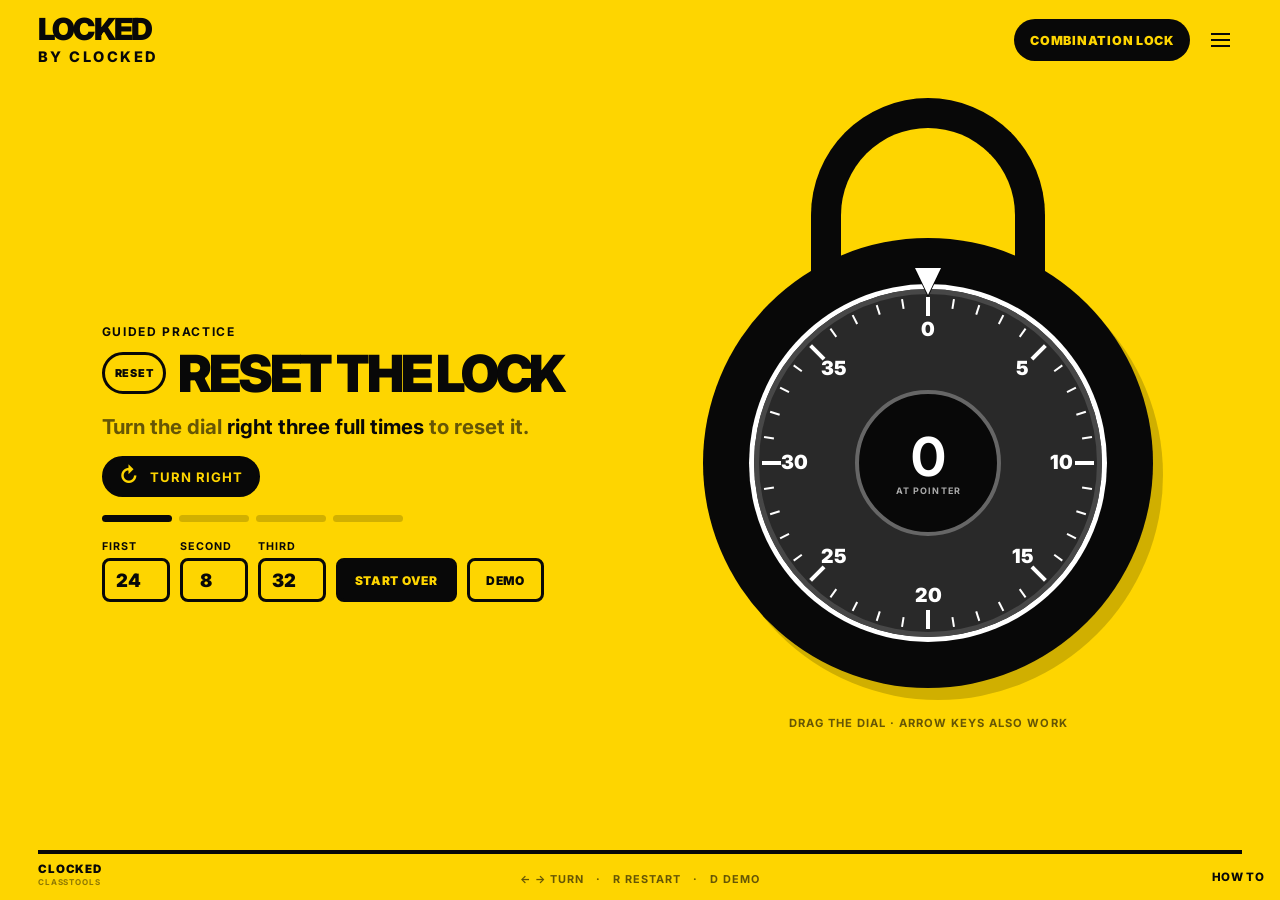
<file: locked.html>
<!doctype html>
<html lang="en">
<head>
<link rel="icon" type="image/svg+xml" href="/assets/clocked-icon.svg">
  <meta charset="utf-8">
  <meta name="viewport" content="width=device-width,initial-scale=1,viewport-fit=cover">
  <title>LOCKED — by CLOCKED</title>
  <meta name="description" content="An animated combination-lock practice tool for students.">
  <style>
    @import url('https://fonts.googleapis.com/css2?family=Inter:wght@500;700;800;900&display=swap');
    :root{--bg:#fed500;--ink:#080808;--paper:#fff;--good:#00a85a;--bad:#e3362c;--muted:rgba(8,8,8,.62)}
    *{box-sizing:border-box}html,body{height:100%;margin:0}body{background:var(--bg);color:var(--ink);font-family:Inter,Arial,sans-serif;font-weight:700;overflow-x:hidden}
    button,input{font:inherit;color:inherit}button{cursor:pointer}
    .app{min-height:100%;display:grid;grid-template-rows:auto 1fr auto;padding:18px clamp(16px,3vw,38px) 14px;gap:12px}
    header{display:flex;align-items:flex-start;justify-content:space-between;padding-bottom:12px;gap:16px}
    .brand{display:flex;flex-direction:column;align-items:flex-start;font-size:clamp(1.35rem,2.5vw,1.9rem);font-weight:900;line-height:.78;letter-spacing:-.06em;white-space:nowrap}.brand span{font-size:.48em;font-weight:800;line-height:1;margin-top:8px;letter-spacing:.17em}
    .tabs{display:flex;align-items:center;gap:8px;flex-wrap:wrap;justify-content:flex-end}.tab,.icon-btn{border:2px solid transparent;background:transparent;border-radius:999px;min-height:42px;padding:8px 14px;font-weight:900;font-size:.78rem;letter-spacing:.06em;text-transform:uppercase}.tab.active,.tab:hover,.tab:focus-visible,.icon-btn:hover,.icon-btn:focus-visible{background:var(--ink);color:var(--bg);outline:none}.icon-btn{width:42px;padding:0;font-size:1.05rem}
    main{display:grid;grid-template-columns:minmax(300px,500px) minmax(440px,500px);align-items:center;justify-content:center;gap:clamp(42px,6vw,88px);width:min(1140px,100%);margin:auto;padding:12px 0}
    .lesson{width:100%;max-width:500px;justify-self:end}.eyebrow{font-size:.75rem;letter-spacing:.14em;text-transform:uppercase;margin:0 0 10px}.step-line{display:flex;align-items:center;gap:12px;margin-bottom:8px}.step-num{width:42px;height:42px;border:3px solid var(--ink);border-radius:50%;display:grid;place-items:center;font-size:1.1rem;font-weight:900;flex:0 0 auto}.step-num.reset-step{width:auto;border-radius:999px;padding:0 10px;font-size:.68rem;letter-spacing:.07em}.step-title{margin:0;font-size:clamp(1.5rem,4vw,3.2rem);line-height:.94;letter-spacing:-.06em;text-transform:uppercase;font-weight:900}.instruction{font-size:clamp(1rem,1.7vw,1.28rem);line-height:1.35;max-width:460px;margin:16px 0;color:var(--muted)}.instruction strong{color:var(--ink)}
    .direction{display:inline-flex;align-items:center;gap:10px;background:var(--ink);color:var(--bg);border:3px solid var(--ink);border-radius:999px;padding:7px 14px;font-size:.82rem;letter-spacing:.08em;text-transform:uppercase;transition:background .15s,color .15s}.direction.holding{background:transparent;color:var(--ink)}.direction .arrow{font-size:1.3rem;line-height:1}.progress{display:flex;gap:7px;margin:18px 0}.pip{height:7px;flex:1;max-width:70px;background:rgba(8,8,8,.18);border-radius:99px}.pip.done,.pip.now{background:var(--ink)}.pip.now{animation:pulse 1s ease-in-out infinite alternate}@keyframes pulse{to{opacity:.35}}
    .combo-editor{display:flex;align-items:end;gap:10px;margin-top:18px;flex-wrap:wrap}.field{display:grid;gap:5px}.field label{font-size:.67rem;letter-spacing:.1em;text-transform:uppercase}.field input{width:68px;height:44px;border:3px solid var(--ink);border-radius:8px;background:transparent;text-align:center;font-size:1.15rem;font-weight:900;outline:none}.field input:focus{background:var(--paper)}.compact{height:44px;padding:0 16px;border:3px solid var(--ink);border-radius:8px;background:var(--ink);color:var(--bg);font-size:.75rem;font-weight:900;letter-spacing:.06em;text-transform:uppercase}.compact.secondary{background:transparent;color:var(--ink)}.compact:hover,.compact:focus-visible{transform:translateY(-2px);outline:none}
    .lock-area{display:grid;place-items:center;position:relative;min-height:540px;width:100%;justify-self:start}.lock{position:relative;width:min(450px,82vw);aspect-ratio:1;background:var(--ink);border-radius:50%;padding:51px;box-shadow:10px 12px 0 rgba(0,0,0,.18)}
    .shackle{position:absolute;width:52%;height:45%;left:24%;top:-31%;border:30px solid var(--ink);border-bottom:0;border-radius:160px 160px 0 0;transition:transform .65s cubic-bezier(.2,.9,.25,1)}.lock.open .shackle{transform:translateY(-50px)}
    .dial-wrap{position:relative;width:100%;aspect-ratio:1;border-radius:50%;background:#292929;display:grid;place-items:center;touch-action:none;user-select:none;box-shadow:inset 0 0 0 5px #474747,0 0 0 5px var(--paper)}.dial-wrap:focus-visible{outline:6px solid #2d72ff;outline-offset:6px}
    .pointer{position:absolute;z-index:4;top:-21px;left:50%;transform:translateX(-50%);width:0;height:0;border-left:13px solid transparent;border-right:13px solid transparent;border-top:27px solid var(--paper);filter:drop-shadow(0 2px 0 #000)}
    .dial{position:absolute;inset:0;border-radius:50%;will-change:transform}.mark{position:absolute;inset:0;border-radius:50%;transform-origin:50% 50%}.mark i{display:block;position:absolute;left:50%;top:8px;width:2px;height:10px;background:#fff;transform:translateX(-50%)}.mark.major i{height:19px;width:4px}.mark b{display:block;position:absolute;top:31px;left:50%;transform:translateX(-50%) rotate(var(--unrotate));color:#fff;font-size:clamp(.9rem,2.5vw,1.22rem);line-height:1;font-style:normal;font-weight:900}
    .hub{width:42%;aspect-ratio:1;border-radius:50%;background:var(--ink);border:4px solid #666;display:grid;place-items:center;z-index:2;color:#fff;text-align:center}.hub strong{font-size:clamp(1.9rem,6vw,3.35rem);line-height:1}.hub small{display:block;font-size:.56rem;letter-spacing:.12em;color:#aaa;margin-top:2px}.turn-hint{position:absolute;inset:auto 0 -42px;text-align:center;font-size:.7rem;letter-spacing:.09em;text-transform:uppercase;color:var(--muted)}
    .feedback{position:fixed;left:50%;top:18%;transform:translate(-50%,-10px);background:var(--paper);border:3px solid var(--ink);border-radius:8px;padding:12px 17px;font-size:.8rem;letter-spacing:.08em;text-transform:uppercase;opacity:0;pointer-events:none;transition:.18s;z-index:10;box-shadow:5px 5px 0 var(--ink)}.feedback.show{opacity:1;transform:translate(-50%,0)}.feedback.bad{background:var(--bad);color:#fff}.feedback.good{background:var(--good);color:#fff}
    footer{border-top:4px solid var(--ink);padding-top:10px;display:grid;grid-template-columns:1fr auto 1fr;align-items:end;min-height:34px;font-size:.68rem;letter-spacing:.09em;text-transform:uppercase}.keys{grid-column:2;color:var(--muted);text-align:center}
    dialog{border:4px solid var(--ink);border-radius:12px;background:var(--bg);color:var(--ink);width:min(520px,calc(100% - 28px));padding:25px;box-shadow:10px 10px 0 var(--ink)}dialog::backdrop{background:rgba(0,0,0,.66)}dialog h2{font-size:1.8rem;letter-spacing:-.05em;text-transform:uppercase;margin:0 0 12px}dialog p,dialog li{line-height:1.5;font-weight:600}dialog .close{float:right;margin:-10px -10px 0 10px}
    @media(max-width:760px){.app{padding-top:10px}header{align-items:flex-start}.tabs .tab{display:none}main{grid-template-columns:1fr;padding:12px 0 45px;gap:64px}.lesson{text-align:center;margin:auto;justify-self:center}.step-line,.combo-editor{justify-content:center}.direction{margin:auto}.progress{justify-content:center}.lock-area{min-height:auto;justify-self:center}.lock{width:min(350px,82vw);padding:40px}.shackle{border-width:23px}.keys{display:none}.step-title{font-size:2.25rem}.instruction{margin:12px auto}.feedback{top:12%}}
    @media(prefers-reduced-motion:reduce){*,*:before,*:after{animation:none!important;transition:none!important}}
</style>
<link rel="stylesheet" href="/assets/clocked-brand.css">
<link rel="stylesheet" href="/assets/clocked-help.css">
<script defer src="/assets/clocked-menu.js"></script>
</head>
<body>
<div class="app">
  <header>
    <div class="brand">LOCKED <span>BY CLOCKED</span></div>
    <nav class="tabs" aria-label="Tools"><button class="tab active">COMBINATION LOCK</button><clocked-menu></clocked-menu></nav>
  </header>
  <main>
    <section class="lesson" aria-live="polite">
      <p class="eyebrow" id="modeLabel">Guided practice</p>
      <div class="step-line"><div class="step-num reset-step" id="stepNum">RESET</div><h1 class="step-title" id="stepTitle">Reset the lock</h1></div>
      <p class="instruction" id="instruction">Turn the dial <strong>right three full times</strong> to reset it.</p>
      <div class="direction" id="direction"><span class="arrow">↻</span><span>Turn right</span></div>
      <div class="progress" aria-label="Lesson progress"><span class="pip now"></span><span class="pip"></span><span class="pip"></span><span class="pip"></span></div>
      <div class="combo-editor" aria-label="Choose a combination">
        <div class="field"><label for="first">First</label><input id="first" type="number" min="0" max="39" value="24" inputmode="numeric"></div>
        <div class="field"><label for="second">Second</label><input id="second" type="number" min="0" max="39" value="8" inputmode="numeric"></div>
        <div class="field"><label for="third">Third</label><input id="third" type="number" min="0" max="39" value="32" inputmode="numeric"></div>
        <button class="compact" id="startBtn">Start over</button><button class="compact secondary" id="demoBtn">Demo</button>
      </div>
    </section>
    <section class="lock-area" aria-label="Interactive combination lock">
      <div class="lock" id="lock">
        <div class="shackle" aria-hidden="true"></div>
        <div class="dial-wrap" id="dialWrap" tabindex="0" role="slider" aria-label="Combination lock dial" aria-valuemin="0" aria-valuemax="39" aria-valuenow="0" aria-valuetext="0. Use left and right arrow keys to turn the dial.">
          <div class="pointer" aria-hidden="true"></div><div class="dial" id="dial"></div>
          <div class="hub"><div><strong id="currentNumber">0</strong><small>AT POINTER</small></div></div>
        </div>
        <div class="turn-hint">Drag the dial · arrow keys also work</div>
      </div>
    </section>
  </main>
  <footer><div class="clocked-brand"><span class="clocked-brand__name">CLOCKED</span><span class="clocked-brand__label">CLASSTOOLS</span></div><div class="keys">← → turn &nbsp; · &nbsp; R restart &nbsp; · &nbsp; D demo</div><button class="clocked-help" type="button" id="helpBtn" aria-haspopup="dialog" aria-controls="helpDialog">HOW TO</button></footer>
</div>
<div class="feedback" id="feedback" role="status"></div>
<dialog id="helpDialog"><button class="icon-btn close" id="closeHelp" aria-label="Close instructions">×</button><h2>HOW TO</h2><p>Drag the dial in the direction shown. Hold each combination number still for one second to continue.</p><ol><li>Reset: turn right three full times. The trainer will return the dial to 0.</li><li>Turn right to the first number.</li><li>Turn left, pass the first number once, then stop at the second.</li><li>Turn right directly to the third number and pull the lock open.</li></ol><p>You can also use the arrow keys. Press <strong>D</strong> to watch a demonstration.</p></dialog>
<script>
  const dial=document.getElementById('dial'),wrap=document.getElementById('dialWrap'),numberEl=document.getElementById('currentNumber'),lock=document.getElementById('lock');
  const title=document.getElementById('stepTitle'),instruction=document.getElementById('instruction'),stepNum=document.getElementById('stepNum'),directionEl=document.getElementById('direction'),feedback=document.getElementById('feedback'),pips=[...document.querySelectorAll('.pip')];
  const inputs=['first','second','third'].map(id=>document.getElementById(id)); let angle=0,lastAngle=0,totalTravel=0,step=0,dragging=false,lastPointerAngle=0,demoing=false,toastTimer,holdTimer=null,lastSoundNumber=0,audioCtx=null;
  for(let n=0;n<40;n++){const m=document.createElement('span');m.className='mark '+(n%5===0?'major':'');m.style.transform=`rotate(${n*9}deg)`;m.style.setProperty('--unrotate',`${-n*9}deg`);m.innerHTML=`<i></i>${n%5===0?`<b>${n}</b>`:''}`;dial.appendChild(m)}
  const combo=()=>inputs.map(i=>Math.max(0,Math.min(39,parseInt(i.value)||0)));
  function numberAt(a){return ((Math.round(-a/9)%40)+40)%40}
  function getAudio(){if(!audioCtx)audioCtx=new (window.AudioContext||window.webkitAudioContext)();if(audioCtx.state==='suspended')audioCtx.resume();return audioCtx}
  function tickSound(){const ctx=getAudio(),now=ctx.currentTime,osc=ctx.createOscillator(),gain=ctx.createGain();osc.type='square';osc.frequency.setValueAtTime(950,now);gain.gain.setValueAtTime(.032,now);gain.gain.exponentialRampToValueAtTime(.0001,now+.025);osc.connect(gain).connect(ctx.destination);osc.start(now);osc.stop(now+.026)}
  function confirmSound(){const ctx=getAudio(),now=ctx.currentTime;[0,.085].forEach((delay,i)=>{const osc=ctx.createOscillator(),gain=ctx.createGain(),t=now+delay;osc.type='triangle';osc.frequency.setValueAtTime(i?510:390,t);osc.frequency.exponentialRampToValueAtTime(i?390:300,t+.11);gain.gain.setValueAtTime(.15,t);gain.gain.exponentialRampToValueAtTime(.0001,t+.14);osc.connect(gain).connect(ctx.destination);osc.start(t);osc.stop(t+.15)})}
  function render(sound=true){dial.style.transform=`rotate(${angle}deg)`;const n=numberAt(angle);if(sound&&n!==lastSoundNumber)tickSound();lastSoundNumber=n;numberEl.textContent=n;wrap.setAttribute('aria-valuenow',n);wrap.setAttribute('aria-valuetext',`${n} at the pointer`)}
  const data=()=>{const [a,b,c]=combo();return[
    ['Reset the lock','Turn the dial <strong>right three full times</strong> to reset it.','right','↻'],
    ['First number',`Turn <strong>right</strong> and stop at <strong>${a}</strong>.`,'right','↻'],
    ['Second number',`Turn <strong>left</strong>. Pass <strong>${a}</strong> once, then stop at <strong>${b}</strong>.`,'left','↺'],
    ['Third number',`Turn <strong>right</strong> directly to <strong>${c}</strong>. Do not make another full turn.`,'right','↻'],
    ['Pull it open','You did it. Pull the shackle to open the lock.','open','↑'] ]};
  function setStep(n){cancelHold(false);step=n;totalTravel=0;const d=data()[n];stepNum.textContent=n===0?'RESET':n<4?n:'✓';stepNum.classList.toggle('reset-step',n===0);title.textContent=d[0];instruction.innerHTML=d[1];restoreDirection();pips.forEach((p,i)=>p.className='pip '+(i<n?'done':i===n?'now':''));if(n===4){lock.classList.add('open');showToast('LOCK OPEN','good')}}
  function restoreDirection(){const d=data()[step];directionEl.classList.remove('holding');directionEl.innerHTML=`<span class="arrow">${d[3]}</span><span>${d[2]==='open'?'Unlocked':`Turn ${d[2]}`}</span>`}
  function cancelHold(restore=true){if(holdTimer){clearTimeout(holdTimer);holdTimer=null}if(restore&&step<4)restoreDirection()}
  function targetReady(){const [a,b,c]=combo(),n=numberAt(angle);if(step===1)return totalTravel>8&&n===a;if(step===2)return totalTravel>=360&&n===b;if(step===3)return totalTravel>8&&n===c;return false}
  function beginHold(){if(holdTimer||!targetReady())return;directionEl.classList.add('holding');directionEl.innerHTML='<span class="arrow">●</span><span>Hold it there…</span>';holdTimer=setTimeout(()=>{holdTimer=null;if(!targetReady())return restoreDirection();confirmSound();showToast(step===0?'RESET COMPLETE':'GOOD — NEXT STEP','good');setStep(step+1)},1000)}
  function showToast(msg,type=''){clearTimeout(toastTimer);feedback.textContent=msg;feedback.className='feedback show '+type;toastTimer=setTimeout(()=>feedback.className='feedback',1100)}
  function passTarget(prev,next,target,direction){const p=numberAt(prev),q=numberAt(next);if(direction==='right')return ((p-target+40)%40)<((q-target+40)%40);return ((target-p+40)%40)<((target-q+40)%40)}
  function evaluate(delta,prev){if(demoing||step===4)return;const dir=delta>0?'right':'left',expected=data()[step][2];if(Math.abs(delta)>.01&&dir!==expected){cancelHold();showToast(`TURN ${expected.toUpperCase()}`,'bad');return}totalTravel+=Math.abs(delta);if(step===0&&totalTravel>=1080){angle=Math.round(angle/360)*360;render();showToast('RESET COMPLETE','good');setStep(1);return}if(targetReady())beginHold();else cancelHold()}
  function pointerAngle(e){const r=wrap.getBoundingClientRect(),x=e.clientX-(r.left+r.width/2),y=e.clientY-(r.top+r.height/2);return Math.atan2(y,x)*180/Math.PI}
  wrap.addEventListener('pointerdown',e=>{if(demoing)return;getAudio();dragging=true;lastPointerAngle=pointerAngle(e);wrap.setPointerCapture(e.pointerId)});wrap.addEventListener('pointermove',e=>{if(!dragging)return;let a=pointerAngle(e),d=a-lastPointerAngle;if(d>180)d-=360;if(d<-180)d+=360;lastPointerAngle=a;const prev=angle;angle+=d;render();evaluate(d,prev)});wrap.addEventListener('pointerup',()=>dragging=false);wrap.addEventListener('pointercancel',()=>dragging=false);
  wrap.addEventListener('keydown',e=>{if(!['ArrowLeft','ArrowRight'].includes(e.key)||demoing)return;e.preventDefault();const d=e.key==='ArrowLeft'?-9:9,prev=angle;angle+=d;render();evaluate(d,prev)});
  function reset(){demoing=false;cancelHold(false);angle=-Math.round(numberAt(angle))*9;lock.classList.remove('open');setStep(0);render(false);document.getElementById('modeLabel').textContent='Guided practice'}
  inputs.forEach(i=>i.addEventListener('change',()=>{i.value=Math.max(0,Math.min(39,parseInt(i.value)||0));reset()}));document.getElementById('startBtn').onclick=reset;
  const wait=ms=>new Promise(r=>setTimeout(r,ms));async function animateTo(target,direction,turns=0,duration=1200){const current=numberAt(angle);let distance;if(direction==='right'){distance=((current-target+40)%40)*9+turns*360}else{distance=-(((target-current+40)%40)*9+turns*360)}const start=angle,end=angle+distance,t0=performance.now();while(true){let t=Math.min(1,(performance.now()-t0)/duration),ease=1-Math.pow(1-t,3);angle=start+(end-start)*ease;render();if(t>=1)break;await new Promise(requestAnimationFrame)}}
  async function demo(){if(demoing)return;reset();demoing=true;document.getElementById('modeLabel').textContent='Teacher demo';const [a,b,c]=combo();await wait(800);await animateTo(0,'right',3,5200);await wait(1600);setStep(1);await wait(900);await animateTo(a,'right',0,2400);await wait(1600);setStep(2);await wait(900);await animateTo(b,'left',1,3800);await wait(1600);setStep(3);await wait(900);await animateTo(c,'right',0,2400);await wait(1600);setStep(4);demoing=false}
  document.getElementById('demoBtn').onclick=demo;document.addEventListener('keydown',e=>{if(e.target.matches('input')||document.getElementById('helpDialog').open)return;if(e.key.toLowerCase()==='r')reset();if(e.key.toLowerCase()==='d')demo()});
  const dialog=document.getElementById('helpDialog'),helpBtn=document.getElementById('helpBtn');helpBtn.onclick=()=>{dialog.showModal();document.getElementById('closeHelp').focus()};document.getElementById('closeHelp').onclick=()=>dialog.close();dialog.addEventListener('click',e=>{if(e.target===dialog)dialog.close()});dialog.addEventListener('close',()=>helpBtn.focus());reset();
</script>
</body>
</html>
</file>
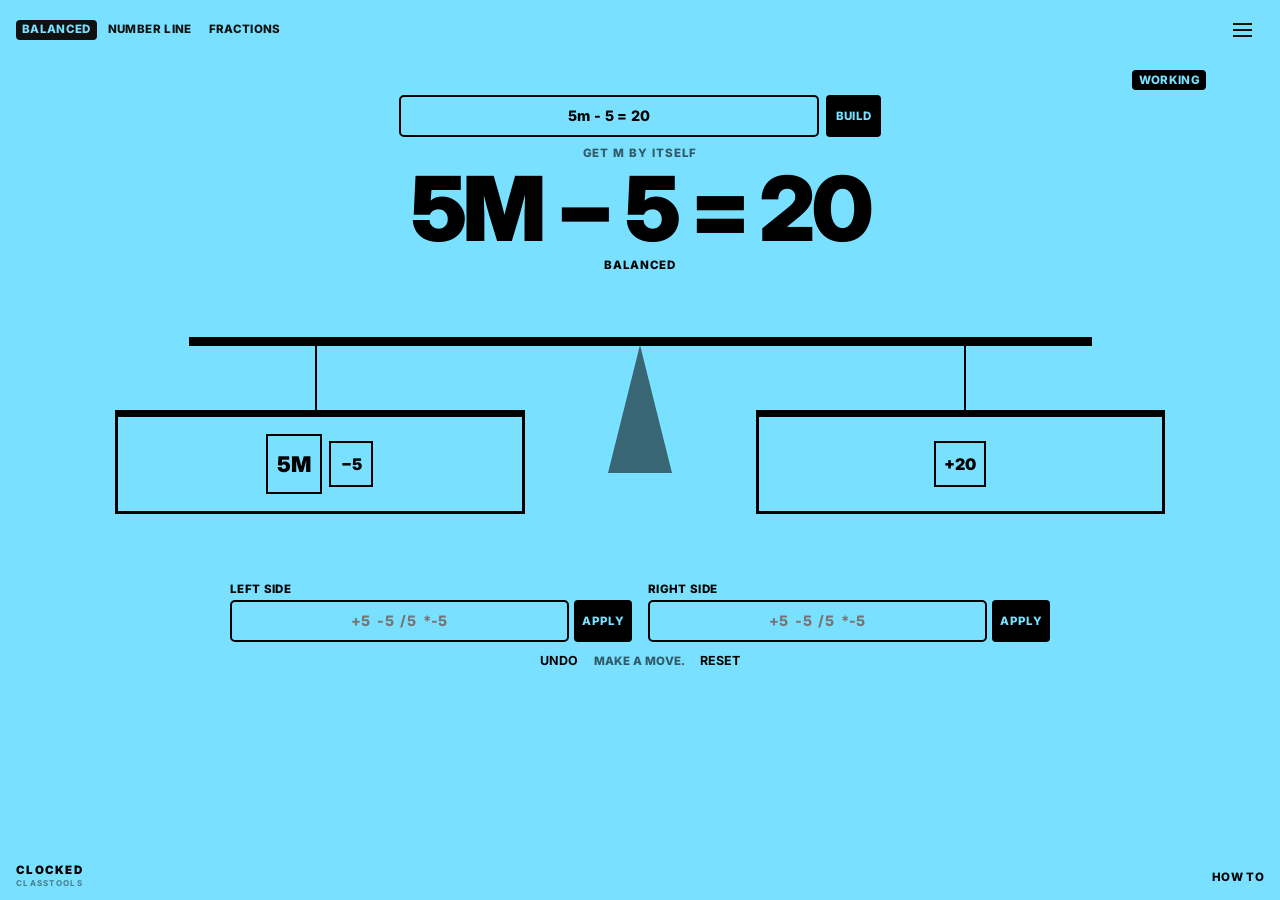
<file: math.html>
<!DOCTYPE html>
<html lang="en">
<head>
<link rel="icon" type="image/svg+xml" href="/assets/clocked-icon.svg">
  <meta charset="UTF-8" />
  <meta name="viewport" content="width=device-width, initial-scale=1.0" />
  <title>CLOCKED: MATH TOOLS</title>

  <link rel="preconnect" href="https://fonts.googleapis.com">
  <link rel="preconnect" href="https://fonts.gstatic.com" crossorigin>
  <link href="https://fonts.googleapis.com/css2?family=Inter:wght@400;500;600;700;800;900&display=swap" rel="stylesheet">

  <style>
    :root {
      --bg: #7ae0ff;
      --text: #000000;
      --muted: rgba(0,0,0,.6);
      --line: rgba(0,0,0,.35);
      --soft-line: rgba(0,0,0,.12);
    }

    * { box-sizing: border-box; }

    html,
    body {
      margin: 0;
      width: 100%;
      height: 100%;
    }

    body {
      background: var(--bg);
      color: var(--text);
      font-family: "Inter", Arial, Helvetica, sans-serif;
      text-transform: uppercase;
    }

    button,
    select,
    textarea,
    input {
      font: inherit;
      text-transform: uppercase;
    }

    button,
    select,
    input[type="color"] { cursor: pointer; }

    button:hover,
    select:hover { opacity: .8; }

    .hidden { display: none !important; }

    .overlay {
      position: fixed;
      inset: 0;
      z-index: 10000;
      display: flex;
      align-items: center;
      justify-content: center;
      padding: 1.5rem;
      background: rgba(0,0,0,.62);
      backdrop-filter: blur(5px);
    }

    .overlay-card {
      width: min(620px, 100%);
      max-height: 85vh;
      overflow-y: auto;
      background: var(--bg);
      color: var(--text);
      border: 1px solid var(--line);
      border-radius: 8px;
      padding: 1.25rem;
    }

    .overlay-header {
      display: flex;
      align-items: center;
      justify-content: space-between;
      gap: 1rem;
      margin-bottom: 1.25rem;
    }

    .overlay-header h2 {
      margin: 0;
      font-size: .9rem;
      letter-spacing: .08em;
    }

    .overlay-close {
      border: none;
      background: transparent;
      color: var(--text);
      padding: .2rem;
      font-size: .72rem;
      font-weight: 800;
    }

    .overlay-section {
      padding: .9rem 0;
      border-top: 1px solid var(--soft-line);
    }

    .overlay-section:first-of-type { border-top: 0; padding-top: 0; }
    .overlay-section h3 {
      margin: 0 0 .55rem;
      font-size: .76rem;
      letter-spacing: .08em;
      color: var(--muted);
    }

    .help-copy {
      font-size: .8rem;
      line-height: 1.5;
      text-transform: none;
    }

    .dialog-open .math-header,
    .dialog-open .tool-view { pointer-events: none; }

    /* MATH TOOL */
    .tool-view.math-panel {
      border: 0;
      border-radius: 0;
      background: transparent;
      margin-top: 0;
      padding-block: .6rem 0;
    }

    .balanced-actions {
      display: flex;
      align-items: center;
      justify-content: flex-end;
      gap: .25rem;
    }

    #working-button {
      border: none;
      background: var(--text);
      color: var(--bg);
      font-size: .72rem;
      font-weight: 800;
      letter-spacing: .03em;
      padding: .2rem .38rem;
      border-radius: 4px;
    }

    .equation-builder {
      display: flex;
      justify-content: center;
      align-items: center;
      gap: .45rem;
      margin: .3rem auto .6rem;
      width: min(560px, 92%);
    }

    .equation-builder input {
      width: min(420px, 100%);
      min-height: 42px;
      border: 2px solid var(--text);
      background: transparent;
      color: var(--text);
      font-size: .9rem;
      font-weight: 800;
      letter-spacing: .02em;
      padding: .55rem .7rem;
      border-radius: 5px;
      text-align: center;
      text-transform: none;
      outline: none;
    }

    .equation-builder input:focus,
    .operation-row input:focus {
      box-shadow: 0 0 0 2px var(--text);
    }

    .equation-builder button {
      border: none;
      background: var(--text);
      color: var(--bg);
      font-size: .72rem;
      font-weight: 800;
      letter-spacing: .03em;
      padding: .42rem .58rem;
      border-radius: 4px;
      min-height: 42px;
    }

    .balanced-wrap {
      flex: 1;
      min-height: 0;
      display: flex;
      align-items: center;
      justify-content: center;
      padding: 0 0 .5rem;
    }

    .balanced-layout {
      width: min(1180px, 100%);
      display: grid;
      grid-template-columns: 1fr;
      gap: 1.35rem;
      align-items: center;
    }

    .balanced-layout.working-on {
      grid-template-columns: minmax(0,1.45fr) minmax(300px,.55fr);
    }

    .scale-side { min-width: 0; }

    .equation-goal {
      text-align: center;
      font-size: .72rem;
      font-weight: 800;
      letter-spacing: .08em;
      color: var(--muted);
      margin-bottom: .35rem;
    }

    #equation-display {
      text-align: center;
      font-size: clamp(2.2rem, min(7vw, 10dvh), 6.4rem);
      font-weight: 900;
      line-height: .95;
      letter-spacing: -.04em;
      white-space: nowrap;
    }

    #balance-status {
      margin-top: .45rem;
      text-align: center;
      font-size: .72rem;
      font-weight: 800;
      letter-spacing: .06em;
    }

    .scale-stage {
      position: relative;
      --scale-unit: clamp(.73px, .13dvh, 1px);
      height: calc(300 * var(--scale-unit));
      max-width: calc(1050 * var(--scale-unit));
      margin: .4rem auto 0;
    }

    .beam {
      position: absolute;
      left: 7%;
      right: 7%;
      top: calc(58 * var(--scale-unit));
      height: calc(9 * var(--scale-unit));
      background: var(--text);
      transform-origin: center;
      transition: transform .38s ease;
      z-index: 3;
    }

    .pivot {
      position: absolute;
      left: 50%;
      top: calc(66 * var(--scale-unit));
      transform: translateX(-50%);
      width: 0;
      height: 0;
      border-left: 32px solid transparent;
      border-right: 32px solid transparent;
      border-bottom: calc(128 * var(--scale-unit)) solid var(--muted);
      opacity: .9;
    }

    .rope {
      position: absolute;
      top: calc(63 * var(--scale-unit));
      width: 2px;
      height: calc(72 * var(--scale-unit));
      background: var(--text);
      transition: transform .38s ease;
      z-index: 2;
    }
    .rope.left { left: 19%; }
    .rope.right { right: 19%; }

    .pan {
      position: absolute;
      top: calc(131 * var(--scale-unit));
      width: 39%;
      min-height: calc(104 * var(--scale-unit));
      border: 3px solid var(--text);
      border-top-width: 7px;
      background: var(--bg);
      padding: 9px;
      display: flex;
      align-items: center;
      justify-content: center;
      flex-wrap: wrap;
      gap: 7px;
      transition: transform .38s ease;
      z-index: 4;
    }
    .pan.left { left: 0; }
    .pan.right { right: 0; }

    .piece {
      min-width: 44px;
      min-height: 46px;
      border: 2px solid var(--text);
      background: var(--bg);
      padding: 5px 8px;
      display: grid;
      place-items: center;
      font-size: 1rem;
      font-weight: 900;
      transition: opacity .3s ease, transform .3s ease;
    }
    .piece.variable { min-width: 56px; min-height: 60px; font-size: 1.35rem; }
    .piece.temp { border-style: dashed; animation: dropIn .28s ease both; }
    .piece.cancel-out { animation: cancelOut .55s ease forwards; }
    .piece.split { animation: splitIn .35s ease both; }

    .group-label {
      width: 100%;
      text-align: center;
      font-size: .65rem;
      font-weight: 800;
      letter-spacing: .05em;
    }

    @keyframes dropIn { from { opacity:0; transform:translateY(-16px) scale(.82);} to {opacity:1;transform:none;} }
    @keyframes cancelOut { 0%{opacity:1;transform:scale(1)} 45%{transform:scale(1.1)} 100%{opacity:0;transform:scale(.55)} }
    @keyframes splitIn { from{opacity:0;transform:scale(.65)} to{opacity:1;transform:scale(1)} }

    .operations {
      width: min(820px,100%);
      margin: .2rem auto 0;
      display: grid;
      grid-template-columns: 1fr 1fr;
      gap: 1rem;
    }

    .side-label {
      margin-bottom: .25rem;
      font-size: .72rem;
      font-weight: 800;
      letter-spacing: .03em;
    }

    .operation-row {
      display: grid;
      grid-template-columns: minmax(0,1fr) auto;
      gap: .35rem;
    }

    .operation-row input {
      border: 2px solid var(--text);
      background: transparent;
      color: var(--text);
      font-size: .9rem;
      font-weight: 800;
      letter-spacing: .02em;
      padding: .52rem .65rem;
      border-radius: 5px;
      min-height: 42px;
      text-align: center;
      text-transform: none;
      outline: none;
    }

    .operation-row button {
      border: none;
      background: var(--text);
      color: var(--bg);
      font-size: .72rem;
      font-weight: 800;
      letter-spacing: .03em;
      padding: .35rem .5rem;
      border-radius: 4px;
      min-height: 42px;
    }

    .working-panel {
      display: none;
      border-left: 1px solid var(--line);
      padding-left: 1.1rem;
      min-width: 0;
      max-height: max(12rem, calc(100dvh - 13rem));
      overflow-y: auto;
    }

    .balanced-layout.working-on .working-panel { display: block; }

    .working-title {
      margin-bottom: .8rem;
      font-size: .76rem;
      font-weight: 800;
      letter-spacing: .08em;
      color: var(--muted);
    }

    .paper-stack { display: grid; gap: .55rem; }
    .paper-step { padding-bottom: .15rem; }

    .paper-equation,
    .paper-ops,
    .paper-result {
      display: grid;
      grid-template-columns: 1fr auto 1fr;
      gap: .45rem;
      font-family: ui-monospace, SFMono-Regular, Menlo, Monaco, Consolas, monospace;
      font-weight: 800;
    }
    .paper-equation,
    .paper-result { font-size: clamp(1rem,2vw,1.45rem); line-height:1.05; align-items:end; }
    .paper-ops { font-size: .95rem; margin-top: .08rem; line-height:1; }
    .paper-left { text-align:right; }
    .paper-right { text-align:left; }
    .paper-equals { text-align:center; }
    .paper-ops .paper-equals { visibility:hidden; }
    .paper-result { margin-top:.55rem; }

    .strike { position:relative; display:inline-block; }
    .strike::after {
      content:"";
      position:absolute;
      left:-2px;
      right:-2px;
      top:50%;
      height:2px;
      background:var(--text);
      transform:rotate(-12deg);
      transform-origin:center;
      animation:strikeIn .25s ease both;
    }
    @keyframes strikeIn { from{transform:scaleX(0) rotate(-12deg)} to{transform:scaleX(1) rotate(-12deg)} }

    .coefficient,
    .variable-symbol,
    .denominator { display:inline-block; }

    .frac {
      display:inline-flex;
      flex-direction:column;
      align-items:center;
      vertical-align:middle;
      line-height:1;
      min-width:1.05em;
      margin:0 .06em;
    }
    .frac-top,.frac-bottom { padding:0 .1em; }
    .frac-bar { width:100%; border-top:2px solid currentColor; margin:.07em 0 .09em; }

    .balanced-bottom {
      display:flex;
      justify-content:center;
      align-items:center;
      flex-wrap: wrap;
      gap:.8rem;
      padding:0 0 .3rem;
    }

    .balanced-bottom button {
      border:none;
      background:transparent;
      color:var(--text);
      padding:.2rem;
      font-size:.78rem;
      font-weight:700;
    }
    .balanced-bottom button:hover { text-decoration:underline; opacity:1; }
    #feedback { font-size:.72rem; font-weight:800; color:var(--muted); text-align:center; }

    @media (max-width: 700px) {
      .equation-builder { margin:.3rem auto .65rem; width:min(470px,94%); }
      .equation-builder input { font-size:16px; min-height:44px; }
      .balanced-wrap { padding:.5rem 0; align-items:flex-start; }
      .balanced-layout.working-on { grid-template-columns:1fr; }
      .working-panel { border-left:0; border-top:1px solid var(--line); padding-left:0; padding-top:.85rem; max-height:32vh; }
      #equation-display { font-size:clamp(1.75rem, min(9vw, 10dvh), 4.8rem); }
      .operations { grid-template-columns:1fr; gap:.7rem; }
      .pan { width:42%; }
      .rope.left { left:21%; }
      .rope.right { right:21%; }
      .overlay { padding:.4rem; align-items:stretch; }
      .overlay-card { width:100%; max-height:none; height:100%; border-radius:6px; padding:1rem; }
    }

    @media (pointer: coarse), (max-width: 700px) {
      #working-button,
      .balanced-top input,
      .operation-row input,
      .operation-row button,
      .balanced-bottom button,
      .overlay-close { min-height:42px; display:inline-flex; align-items:center; justify-content:center; }
    }

</style>
<link rel="stylesheet" href="/assets/clocked-brand.css">
<link rel="stylesheet" href="/assets/clocked-math-header.css">
<link rel="stylesheet" href="/assets/clocked-help.css">
<script defer src="/assets/clocked-menu.js"></script>
</head>
<body>
<header class="math-header">
  <nav class="math-header__tabs" aria-label="Math tools">
      <a class="math-header__tab" href="/math.html" aria-current="page">Balanced</a>
      <a class="math-header__tab" href="/integer.html">Number Line</a>
      <a class="math-header__tab" href="/fractions.html">Fractions</a>
  </nav>
  <div class="math-header__actions">
    <clocked-menu></clocked-menu>
  </div>
</header>

  <div id="help-overlay" class="overlay hidden">
    <div class="overlay-card" role="dialog" aria-modal="true" aria-labelledby="help-title">
      <div class="overlay-header">
        <h2 id="help-title">HOW TO</h2>
        <button id="help-close" class="overlay-close">CLOSE</button>
      </div>
      <section class="overlay-section">
        <h3>BALANCED</h3>
        <div class="help-copy">Enter a one-variable linear equation such as <strong>5m - 5 = 20</strong>. Change one side and the scale tilts. Make the same change on the other side to restore balance.</div>
      </section>
      <section class="overlay-section">
        <h3>OPERATIONS</h3>
        <div class="help-copy">Use <strong>+5</strong>, <strong>-5</strong>, <strong>/5</strong>, or <strong>*5</strong>. Any single letter can be used as the variable.</div>
      </section>
      <section class="overlay-section">
        <h3>WORKING</h3>
        <div class="help-copy">WORKING opens notebook-style algebra beside the scale. Cancelled constants, coefficients, denominators, and inverse operations are crossed out directly on the current line.</div>
      </section>
    </div>
  </div>

  <main id="balanced-tool" class="tool-view math-panel">
    <div class="balanced-actions">
      <button id="working-button" type="button">WORKING</button>
    </div>
    <div class="balanced-wrap">
      <div id="balanced-layout" class="balanced-layout">
        <div class="scale-side">
          <div class="equation-builder">
            <input id="equation-input" value="5m - 5 = 20" aria-label="Equation" autocomplete="off" spellcheck="false" />
            <button id="build-button" type="button">BUILD</button>
          </div>
          <div id="equation-goal" class="equation-goal">GET M BY ITSELF</div>
          <div id="equation-display">5M − 5 = 20</div>
          <div id="balance-status">BALANCED</div>

          <div class="scale-stage">
            <div id="beam" class="beam"></div>
            <div class="pivot"></div>
            <div id="left-rope" class="rope left"></div>
            <div id="right-rope" class="rope right"></div>
            <div id="left-pan" class="pan left"></div>
            <div id="right-pan" class="pan right"></div>
          </div>

          <div class="operations">
            <div>
              <div class="side-label">LEFT SIDE</div>
              <div class="operation-row">
                <input id="left-operation" placeholder="+5  -5  /5  *-5" autocomplete="off" aria-label="Left operation" />
                <button id="left-apply" type="button">APPLY</button>
              </div>
            </div>
            <div>
              <div class="side-label">RIGHT SIDE</div>
              <div class="operation-row">
                <input id="right-operation" placeholder="+5  -5  /5  *-5" autocomplete="off" aria-label="Right operation" />
                <button id="right-apply" type="button">APPLY</button>
              </div>
            </div>
          </div>
        </div>

        <aside class="working-panel">
          <div class="working-title">WORKING</div>
          <div id="paper-stack" class="paper-stack"></div>
        </aside>
      </div>
    </div>

    <div class="balanced-bottom">
      <button id="undo-button" type="button">UNDO</button>
      <div id="feedback">MAKE A MOVE.</div>
      <button id="reset-button" type="button">RESET</button>
    </div>
  </main>
<footer class="math-footer"><div class="clocked-brand clocked-brand--fixed"><span class="clocked-brand__name">CLOCKED</span><span class="clocked-brand__label">CLASSTOOLS</span></div><button id="help-button" class="clocked-help" type="button" aria-haspopup="dialog" aria-controls="help-overlay">HOW TO</button></footer>

  <script>
    const helpOverlay = document.getElementById("help-overlay");
    const helpButton = document.getElementById("help-button");
    const helpClose = document.getElementById("help-close");
    let dialogReturnFocus = null;

    function openHelp() {
      dialogReturnFocus = document.activeElement;
      helpOverlay.classList.remove("hidden");
      document.body.classList.add("dialog-open");
      helpClose.focus();
    }
    function closeHelp() {
      if (helpOverlay.classList.contains("hidden")) return;
      helpOverlay.classList.add("hidden");
      document.body.classList.remove("dialog-open");
      dialogReturnFocus?.focus?.();
      dialogReturnFocus = null;
    }

    helpButton.addEventListener("click",openHelp);
    helpClose.addEventListener("click",closeHelp);
    helpOverlay.addEventListener("click",e=>{ if(e.target===helpOverlay) closeHelp(); });
    document.addEventListener("keydown", (event) => {
      if (helpOverlay.classList.contains("hidden")) return;
      if (event.key === "Escape") closeHelp();
      if (event.key === "Tab") {
        event.preventDefault();
        helpClose.focus();
      }
    });

    const equationInput = document.getElementById("equation-input");
    const buildButton = document.getElementById("build-button");
    const workingButton = document.getElementById("working-button");
    const layout = document.getElementById("balanced-layout");
    const equationGoal = document.getElementById("equation-goal");
    const equationDisplay = document.getElementById("equation-display");
    const balanceStatus = document.getElementById("balance-status");
    const scaleStage = document.querySelector(".scale-stage");
    const beam = document.getElementById("beam");
    const leftRope = document.getElementById("left-rope");
    const rightRope = document.getElementById("right-rope");
    const leftPan = document.getElementById("left-pan");
    const rightPan = document.getElementById("right-pan");
    const leftOperation = document.getElementById("left-operation");
    const rightOperation = document.getElementById("right-operation");
    const leftApply = document.getElementById("left-apply");
    const rightApply = document.getElementById("right-apply");
    const paperStack = document.getElementById("paper-stack");
    const feedback = document.getElementById("feedback");
    const undoButton = document.getElementById("undo-button");
    const resetButton = document.getElementById("reset-button");

    let variable = "m", solution = 5, state = null, initialState = null;
    let showValue = false, showWorking = false, history = [], paperSteps = [], animating = false;

    function clean(n){ return Math.abs(n-Math.round(n))<1e-9 ? String(Math.round(n)) : String(Number(n.toFixed(3))); }
    function decimalToFraction(value){
      const sign=value<0?-1:1, abs=Math.abs(value);
      if(Math.abs(abs-Math.round(abs))<1e-9) return {numerator:sign*Math.round(abs),denominator:1};
      for(let d=2;d<=50;d++){ const n=abs*d; if(Math.abs(n-Math.round(n))<1e-9) return {numerator:sign*Math.round(n),denominator:d}; }
      return null;
    }
    function fractionHTML(top,bottom,strikeBottom=false){ return `<span class="frac"><span class="frac-top">${top}</span><span class="frac-bar"></span><span class="frac-bottom denominator ${strikeBottom?"strike":""}">${bottom}</span></span>`; }

    function parseVariableTerm(term){
      const m=term.replace(/−/g,"-").match(/^([+-]?\d*(?:\.\d+)?)([A-Za-z])(?:\/(\d+(?:\.\d+)?))?$/);
      if(!m) return null;
      const raw=m[1], letter=m[2], d=m[3]?Number(m[3]):1;
      const c=raw===""||raw==="+"?1:raw==="-"?-1:Number(raw);
      return Number.isFinite(c)&&Number.isFinite(d)&&d!==0 ? {coefficient:c/d,variable:letter} : null;
    }
    function parseSide(raw){
      let s=raw.replace(/\s+/g,"").replace(/−/g,"-"); if(!s) return null;
      s=s.replace(/-/g,"+-"); if(s.startsWith("+")) s=s.slice(1);
      let coefficient=0,constant=0,foundVariable=null;
      for(const term of s.split("+").filter(Boolean)){
        if(/[A-Za-z]/.test(term)){
          const p=parseVariableTerm(term); if(!p) return null;
          if(foundVariable&&foundVariable.toLowerCase()!==p.variable.toLowerCase()) return null;
          foundVariable=p.variable; coefficient+=p.coefficient;
        } else if(/^[-+]?\d+(?:\.\d+)?$/.test(term)) constant+=Number(term);
        else return null;
      }
      return {coefficient,constant,variable:foundVariable};
    }
    function parseEquation(raw){
      const sides=raw.split("="); if(sides.length!==2) return null;
      const l=parseSide(sides[0]),r=parseSide(sides[1]); if(!l||!r) return null;
      const vars=[l.variable,r.variable].filter(Boolean); if(!vars.length) return null;
      if(vars.some(v=>v.toLowerCase()!==vars[0].toLowerCase())) return null;
      if(Math.abs(l.coefficient-r.coefficient)<1e-10) return null;
      const solved=(r.constant-l.constant)/(l.coefficient-r.coefficient);
      return Number.isFinite(solved)?{leftCoefficient:l.coefficient,leftConstant:l.constant,rightCoefficient:r.coefficient,rightConstant:r.constant,variable:vars[0],solution:solved}:null;
    }

    function coefficientHTML(c,useValue=false){
      if(useValue) return clean(c*solution);
      if(Math.abs(c-1)<1e-9) return variable;
      if(Math.abs(c+1)<1e-9) return "−"+variable;
      if(Math.abs(c-Math.round(c))<1e-9) return clean(c).replace("-","−")+variable;
      const f=decimalToFraction(c); if(f&&f.denominator!==1){ const neg=f.numerator<0?"−":"", n=Math.abs(f.numerator); return neg+fractionHTML(n===1?variable:n+variable,f.denominator); }
      return clean(c)+variable;
    }
    function plainCoefficient(c){
      if(Math.abs(c-1)<1e-9) return variable;
      if(Math.abs(c+1)<1e-9) return "−"+variable;
      if(Math.abs(c-Math.round(c))<1e-9) return clean(c).replace("-","−")+variable;
      const f=decimalToFraction(c); if(f&&f.denominator!==1){ const neg=f.numerator<0?"−":"",n=Math.abs(f.numerator); return neg+(n===1?variable:n+variable)+"/"+f.denominator; }
      return clean(c)+variable;
    }
    function sideHTML(c,k){
      let out=""; if(Math.abs(c)>1e-10) out+=coefficientHTML(c,showValue);
      if(Math.abs(k)>1e-10){ const n=clean(Math.abs(k)); out += out ? (k>0?" + ":" − ")+n : (k<0?"−":"")+n; }
      return out||"0";
    }
    function plainSide(c,k){
      let out=""; if(Math.abs(c)>1e-10) out+=plainCoefficient(c);
      if(Math.abs(k)>1e-10){ const n=clean(Math.abs(k)); out += out ? (k>0?" + ":" − ")+n : (k<0?"−":"")+n; }
      return out||"0";
    }
    function leftValue(){ return state.leftCoefficient*solution+state.leftConstant; }
    function rightValue(){ return state.rightCoefficient*solution+state.rightConstant; }
    function balanced(){ return Math.abs(leftValue()-rightValue())<1e-8; }

    function piece(parent,html,classes=""){ const el=document.createElement("div"); el.className="piece "+classes; el.innerHTML=html; parent.appendChild(el); return el; }
    function renderVariablePieces(parent,c){
      if(Math.abs(c)<1e-10) return;
      const count=Math.abs(c);
      if(showValue&&Number.isInteger(count)&&count<=10){ for(let i=0;i<count;i++) piece(parent,(c<0?"−":"")+clean(solution),"variable"); return; }
      piece(parent,coefficientHTML(c,showValue),"variable");
    }
    function renderPan(parent,c,k){
      parent.innerHTML=""; renderVariablePieces(parent,c);
      if(Math.abs(k)>1e-10) piece(parent,(k>0?"+":"−")+clean(Math.abs(k)));
      if(Math.abs(c)<1e-10&&Math.abs(k)<1e-10) piece(parent,"0");
    }
    function renderScale(){
      const diff = leftValue() - rightValue();
      const angle = Math.max(-11, Math.min(11, diff * 1.2));
      const radians = angle * Math.PI / 180;

      beam.style.transform = `rotate(${angle}deg)`;

      /*
        Keep each hanging line attached to the rotating beam.
        The old version moved the pans/ropes by a rough amount based only
        on the angle, so the beam could rotate away from the rope tops.
        Here we calculate the actual rotated position of each attachment
        point around the beam's centre. The rope and its pan then move by
        that same x/y offset, so the rope remains vertical and connected.
      */
      const stageWidth = scaleStage.clientWidth;
      const centreX = stageWidth / 2;

      function attachmentOffset(rope){
        const ropeX = rope.offsetLeft + rope.offsetWidth / 2;
        const dx = ropeX - centreX;
        return {
          x: dx * (Math.cos(radians) - 1),
          y: dx * Math.sin(radians)
        };
      }

      const leftOffset = attachmentOffset(leftRope);
      const rightOffset = attachmentOffset(rightRope);

      leftRope.style.transform = `translate(${leftOffset.x}px, ${leftOffset.y}px)`;
      rightRope.style.transform = `translate(${rightOffset.x}px, ${rightOffset.y}px)`;
      leftPan.style.transform = `translate(${leftOffset.x}px, ${leftOffset.y}px)`;
      rightPan.style.transform = `translate(${rightOffset.x}px, ${rightOffset.y}px)`;

      balanceStatus.textContent = balanced() ? "BALANCED" : "NOT BALANCED";
    }

    function strikeHTML(text){ return `<span class="strike">${text}</span>`; }
    function workingCoefficientHTML(c,side,step){
      if(Math.abs(c)<1e-10) return "";
      if(Math.abs(c-Math.round(c))<1e-9&&Math.abs(c)!==1){
        const sign=c<0?"−":"",num=clean(Math.abs(c));
        return sign+`<span class="coefficient ${step.cancelCoefficientSide===side?"strike":""}">${num}</span><span class="variable-symbol">${variable}</span>`;
      }
      const f=decimalToFraction(c);
      if(f&&f.denominator!==1){ const sign=f.numerator<0?"−":"",n=Math.abs(f.numerator),top=n===1?variable:n+variable; return sign+fractionHTML(top,f.denominator,step.cancelDenominatorSide===side); }
      return plainCoefficient(c);
    }
    function workingSideHTML(c,k,side,step){
      const parts=[];
      if(Math.abs(c)>1e-10) parts.push(workingCoefficientHTML(c,side,step));
      if(Math.abs(k)>1e-10){ let x=(k>0?"+ ":"− ")+clean(Math.abs(k)); if(step.cancelConstantSide===side)x=strikeHTML(x); parts.push(x); }
      return parts.join(" ")||"0";
    }
    function renderWorking(){
      paperStack.innerHTML="";

      if(!paperSteps.length){
        const first=document.createElement("div");
        first.className="paper-step";
        first.innerHTML=`<div class="paper-equation"><div class="paper-left">${plainSide(initialState.leftCoefficient,initialState.leftConstant)}</div><div class="paper-equals">=</div><div class="paper-right">${plainSide(initialState.rightCoefficient,initialState.rightConstant)}</div></div>`;
        paperStack.appendChild(first);
        return;
      }

      // Each equation is written once. The next operation is applied directly
      // to the previous result line instead of repeating that equation.
      paperSteps.forEach(step=>{
        const block=document.createElement("div");
        block.className="paper-step";

        let l=step.leftOperation||"";
        let r=step.rightOperation||"";
        if(step.cancelOperationSide==="left"&&l) l=strikeHTML(l);
        if(step.cancelOperationSide==="right"&&r) r=strikeHTML(r);

        block.innerHTML=`
          <div class="paper-equation">
            <div class="paper-left">${workingSideHTML(step.before.leftCoefficient,step.before.leftConstant,"left",step)}</div>
            <div class="paper-equals">=</div>
            <div class="paper-right">${workingSideHTML(step.before.rightCoefficient,step.before.rightConstant,"right",step)}</div>
          </div>
          <div class="paper-ops">
            <div class="paper-left">${l}</div>
            <div class="paper-equals">=</div>
            <div class="paper-right">${r}</div>
          </div>`;

        paperStack.appendChild(block);
      });

      // Only the final simplified equation is added as a fresh line.
      const last=paperSteps[paperSteps.length-1];
      const result=document.createElement("div");
      result.className="paper-step";
      result.innerHTML=`<div class="paper-result"><div class="paper-left">${plainSide(last.after.leftCoefficient,last.after.leftConstant)}</div><div class="paper-equals">=</div><div class="paper-right">${plainSide(last.after.rightCoefficient,last.after.rightConstant)}</div></div>`;
      paperStack.appendChild(result);
    }

    function render(){
      equationDisplay.innerHTML=sideHTML(state.leftCoefficient,state.leftConstant)+" = "+sideHTML(state.rightCoefficient,state.rightConstant);
      equationGoal.textContent="GET "+variable+" BY ITSELF";
      workingButton.style.background=showWorking?"var(--bg)":"var(--text)";
      workingButton.style.color=showWorking?"var(--text)":"var(--bg)";
      layout.classList.toggle("working-on",showWorking);
      renderPan(leftPan,state.leftCoefficient,state.leftConstant);
      renderPan(rightPan,state.rightCoefficient,state.rightConstant);
      renderScale(); renderWorking();
      undoButton.disabled=!history.length;
    }

    function snapshot(){ history.push({state:{...state},paperSteps:JSON.parse(JSON.stringify(paperSteps))}); }
    function operationText(symbol,number){
      const formatted = number < 0 ? `(${clean(number)})` : clean(number);
      if(symbol==="/") return "÷ "+formatted;
      if(symbol==="*") return "× "+formatted;
      return (symbol==="+"?"+ ":"− ")+formatted;
    }

    function animateAddSubtract(side,change,done){
      const target=side==="left"?leftPan:rightPan,existing=side==="left"?state.leftConstant:state.rightConstant;
      const added=piece(target,(change>0?"+":"−")+clean(Math.abs(change)),"temp");
      const cancels=Math.abs(existing+change)<1e-9&&Math.abs(existing)>1e-9;
      if(!cancels){setTimeout(done,400);return;}
      setTimeout(()=>{ const constants=[...target.querySelectorAll(".piece:not(.variable)")],old=constants.find(x=>x!==added); if(old)old.classList.add("cancel-out"); added.classList.add("cancel-out"); setTimeout(done,540); },390);
    }
    function animateDivide(side,number,done){
      const target=side==="left"?leftPan:rightPan,c=side==="left"?state.leftCoefficient:state.rightCoefficient,k=side==="left"?state.leftConstant:state.rightConstant;
      target.innerHTML=""; const label=document.createElement("div"); label.className="group-label"; label.textContent="DIVIDE INTO "+clean(number)+" EQUAL GROUPS"; target.appendChild(label);
      if(showValue&&Math.abs(k)<1e-9&&Number.isInteger(number)&&number>0&&number<=10&&Number.isInteger(Math.abs(c))&&Math.abs(c)===number){ for(let i=0;i<number;i++)piece(target,(c<0?"−":"")+clean(solution),"variable split"); }
      else piece(target,coefficientHTML(c/number,showValue),"variable split");
      setTimeout(done,740);
    }
    function animateMultiply(side,number,done){
      const target=side==="left"?leftPan:rightPan,c=side==="left"?state.leftCoefficient:state.rightCoefficient,k=side==="left"?state.leftConstant:state.rightConstant;
      target.innerHTML=""; const label=document.createElement("div"); label.className="group-label"; label.textContent="MAKE "+clean(number)+" EQUAL COPIES"; target.appendChild(label);
      if(Number.isInteger(number)&&number>0&&number<=10){ for(let i=0;i<number;i++)piece(target,sideHTML(c,k),"split"); }
      else piece(target,sideHTML(c*number,k*number),"split");
      setTimeout(done,760);
    }

    function applyOperation(side,raw){
      if(animating)return;
      const normalized=raw
        .trim()
        .replace(/−/g,"-")
        .replace(/÷/g,"/")
        .replace(/×/g,"*")
        .replace(/\s+/g,"");

      // Accept positive or negative integers/decimals, with optional parentheses:
      // +5, -5, +(-5), -(-5), *-3, /(-4)
      const m=normalized.match(/^([+\-/*])\(?([+\-]?\d+(?:\.\d+)?)\)?$/);
      if(!m){
        feedback.textContent="TRY +5, -5, +(-5), -(-5), *-3, OR /-4.";
        return;
      }

      const symbol=m[1],number=Number(m[2]);
      if(!Number.isFinite(number) || ((symbol==="/" || symbol==="*") && number===0)){
        feedback.textContent = symbol==="/" ? "YOU CAN'T DIVIDE BY 0." : "ENTER A VALID NUMBER.";
        return;
      }
      if(side==="left") leftOperation.value="";
      else rightOperation.value="";
      snapshot(); animating=true;
      const before={...state},ck=side==="left"?"leftCoefficient":"rightCoefficient",kk=side==="left"?"leftConstant":"rightConstant",op=operationText(symbol,number);
      function commit(){
        let cancelConstant=false,cancelCoefficient=false,cancelDenominator=false;
        if(symbol==="+"||symbol==="-"){
          const change=symbol==="+"?number:-number;
          const old=state[kk];
          state[kk]+=change;
          cancelConstant=Math.abs(old+change)<1e-9&&Math.abs(old)>1e-9;
        } else if(symbol==="/"){
          const old=state[ck];
          state[ck]/=number;
          state[kk]/=number;
          cancelCoefficient=Math.abs(old/number-1)<1e-9 || Math.abs(old/number+1)<1e-9;
        } else {
          const old=state[ck],f=decimalToFraction(old);
          state[ck]*=number;
          state[kk]*=number;
          cancelDenominator=Boolean(f&&Math.abs(f.denominator)===Math.abs(number));
        }
        let merged=false;
        if(paperSteps.length){ const current=paperSteps[paperSteps.length-1]; if(current.pending&&current.symbol===symbol&&Math.abs(current.number-number)<1e-9&&current.firstSide!==side){ current.pending=false; if(side==="left")current.leftOperation=op;else current.rightOperation=op; current.after={...state}; if(cancelConstant){current.cancelConstantSide=side;current.cancelOperationSide=side;} if(cancelCoefficient){current.cancelCoefficientSide=side;current.cancelOperationSide=side;} if(cancelDenominator){current.cancelDenominatorSide=side;current.cancelOperationSide=side;} merged=true; } }
        if(!merged){ paperSteps.push({before,after:{...state},leftOperation:side==="left"?op:"",rightOperation:side==="right"?op:"",pending:true,firstSide:side,symbol,number,cancelConstantSide:cancelConstant?side:null,cancelCoefficientSide:cancelCoefficient?side:null,cancelDenominatorSide:cancelDenominator?side:null,cancelOperationSide:(cancelConstant||cancelCoefficient||cancelDenominator)?side:null}); }
        animating=false; feedback.textContent=balanced()?"BALANCED":"NOT BALANCED"; render();
      }
      if(symbol==="+"||symbol==="-")animateAddSubtract(side,symbol==="+"?number:-number,commit); else if(symbol==="/")animateDivide(side,number,commit); else animateMultiply(side,number,commit);
    }

    function buildEquation(){
      const p=parseEquation(equationInput.value);
      if(!p){feedback.textContent="TRY 5M - 5 = 20 OR A/4 + 3 = 7.";return;}
      variable=p.variable;solution=p.solution;
      state={leftCoefficient:p.leftCoefficient,leftConstant:p.leftConstant,rightCoefficient:p.rightCoefficient,rightConstant:p.rightConstant};
      initialState={...state}; history=[]; paperSteps=[]; showValue=false; animating=false; leftOperation.value=""; rightOperation.value=""; feedback.textContent="MAKE A MOVE."; render();
    }
    function undo(){ if(animating||!history.length)return; const prev=history.pop(); state={...prev.state}; paperSteps=JSON.parse(JSON.stringify(prev.paperSteps)); feedback.textContent="LAST MOVE UNDONE."; render(); }
    function reset(){ if(animating)return; state={...initialState}; history=[]; paperSteps=[]; showValue=false; leftOperation.value=""; rightOperation.value=""; feedback.textContent="RESET."; render(); }

    buildButton.addEventListener("click",buildEquation);
    equationInput.addEventListener("keydown",e=>{ if(e.key==="Enter"){e.preventDefault();buildEquation();} });
    workingButton.addEventListener("click",()=>{showWorking=!showWorking;render();});
    leftApply.addEventListener("click",()=>{applyOperation("left",leftOperation.value);});
    rightApply.addEventListener("click",()=>{applyOperation("right",rightOperation.value);});
    leftOperation.addEventListener("keydown",e=>{if(e.key==="Enter"){e.preventDefault();leftApply.click();}});
    rightOperation.addEventListener("keydown",e=>{if(e.key==="Enter"){e.preventDefault();rightApply.click();}});
    undoButton.addEventListener("click",undo);
    resetButton.addEventListener("click",reset);

    window.addEventListener("resize", () => {
      if (state) renderScale();
    });

    buildEquation();
  </script>
</body>
</html>
</file>
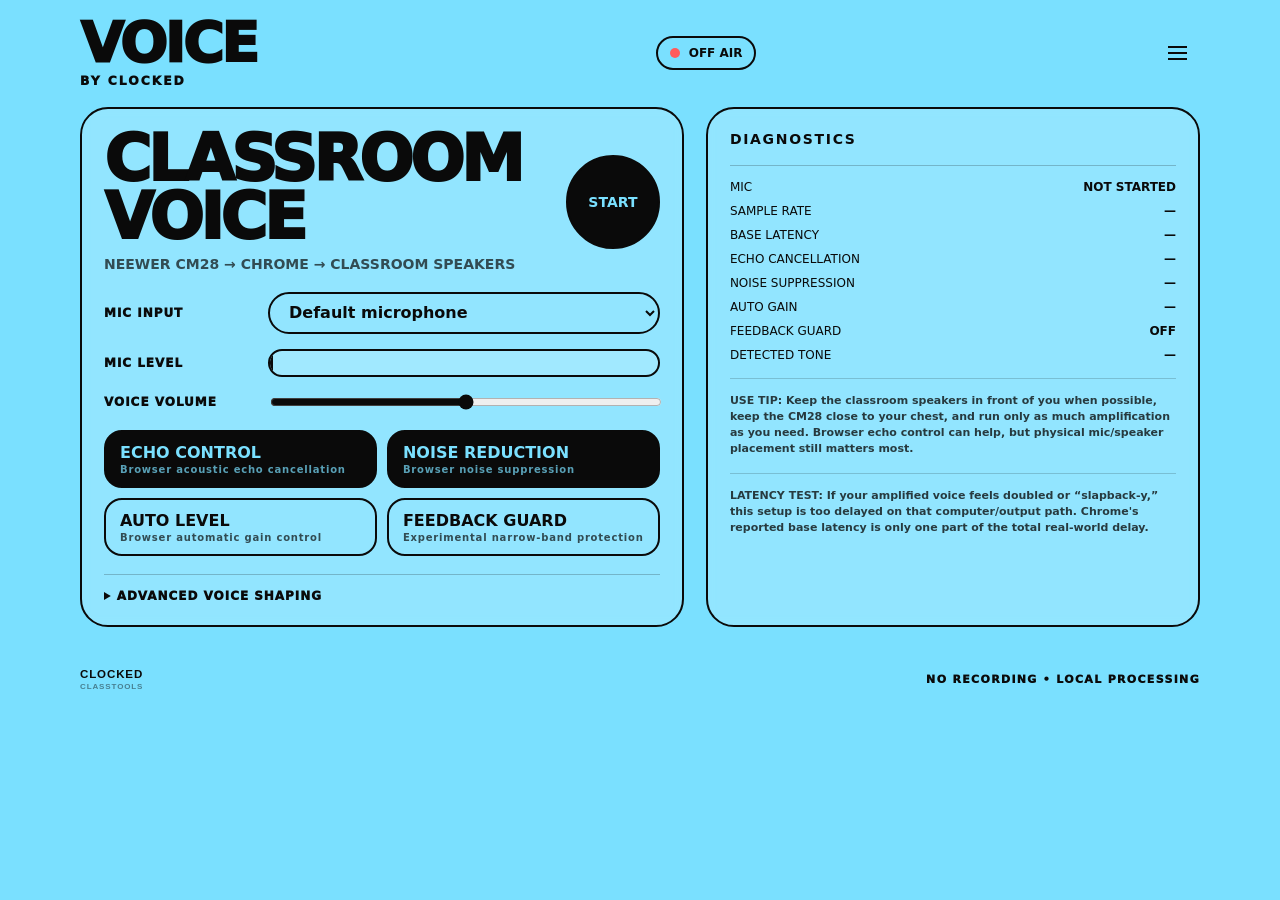
<file: mixer.html>
<!doctype html>
<html lang="en">
<head>
<link rel="icon" type="image/svg+xml" href="/assets/clocked-icon.svg">
<meta charset="utf-8" />
<meta name="viewport" content="width=device-width,initial-scale=1" />
<title>CLOCKED | VOICE</title>
<style>
  :root{
    --bg:#7ae0ff;
    --ink:#0a0a0a;
    --panel:rgba(255,255,255,.18);
    --line:rgba(10,10,10,.22);
    --good:#0a0a0a;
    --danger:#ff5b5b;
  }
  *{box-sizing:border-box}
  html,body{margin:0;min-height:100%;font-family:Inter,system-ui,-apple-system,Segoe UI,Roboto,Arial,sans-serif;background:var(--bg);color:var(--ink)}
  body{min-height:100vh;display:flex;flex-direction:column}
  button,select,input{font:inherit;color:inherit}
  button,select{
    border:2px solid var(--ink);
    background:transparent;
    border-radius:999px;
    min-height:42px;
    padding:0 15px;
    font-weight:800;
  }
  button{cursor:pointer}
  button:hover,button:focus-visible,select:focus-visible,input:focus-visible{outline:3px solid rgba(0,0,0,.18);outline-offset:2px}
  button.active,.primary{
    background:var(--ink);
    color:var(--bg);
  }
  .wrap{width:min(1120px,calc(100% - 32px));margin:0 auto}
  header{
    display:flex;justify-content:space-between;align-items:center;
    gap:16px;padding:18px 0 8px;
  }
  .brand{font-weight:1000;letter-spacing:-.05em;font-size:clamp(28px,5vw,56px);line-height:.9}
  .brand small{display:block;font-size:.22em;letter-spacing:.16em;margin-top:8px}
  .status-pill{
    display:inline-flex;align-items:center;gap:9px;border:2px solid var(--ink);
    border-radius:999px;padding:8px 12px;font-size:12px;font-weight:900;
  }
  .dot{width:10px;height:10px;border-radius:50%;background:var(--danger)}
  .dot.on{background:#2dbd69}
  main{flex:1;display:grid;place-items:center;padding:12px 0 28px}
  .console{
    width:100%;
    display:grid;grid-template-columns:1.1fr .9fr;gap:22px;
  }
  .card{
    border:2px solid var(--ink);border-radius:28px;padding:22px;background:var(--panel);
    backdrop-filter:blur(5px);
  }
  .card h2{font-size:14px;letter-spacing:.12em;margin:0 0 18px}
  .hero{
    display:grid;grid-template-columns:1fr auto;gap:16px;align-items:center;margin-bottom:20px;
  }
  .hero-title{font-size:clamp(34px,5vw,64px);font-weight:1000;letter-spacing:-.055em;line-height:.9}
  .hero-sub{font-size:14px;font-weight:700;opacity:.7;margin-top:9px}
  .power{
    width:94px;height:94px;border-radius:50%;padding:0;font-size:14px;
    display:grid;place-items:center;
  }
  .row{display:grid;grid-template-columns:150px 1fr;gap:14px;align-items:center;margin:15px 0}
  .label{font-size:12px;font-weight:1000;letter-spacing:.08em}
  select{width:100%;appearance:auto}
  input[type=range]{width:100%;accent-color:#0a0a0a}
  .meter{
    height:28px;border:2px solid var(--ink);border-radius:999px;overflow:hidden;
    position:relative;background:rgba(255,255,255,.14)
  }
  .meter-fill{height:100%;width:0%;background:var(--ink);transition:width .06s linear}
  .meter-peak{position:absolute;top:0;bottom:0;width:3px;background:var(--ink);left:0}
  .toggles{
    display:grid;grid-template-columns:repeat(2,1fr);gap:10px;margin-top:18px;
  }
  .toggle{text-align:left;border-radius:18px;min-height:58px;padding:10px 14px}
  .toggle span{display:block;font-size:10px;letter-spacing:.08em;opacity:.7;margin-top:2px}
  .tiny{font-size:11px;font-weight:800;opacity:.7;line-height:1.4}
  .diag{
    display:grid;grid-template-columns:1fr auto;gap:10px 14px;
    font-size:12px;border-top:1px solid var(--line);padding-top:14px;margin-top:16px
  }
  .diag strong{text-align:right}
  .feedback-note{
    border-top:1px solid var(--line);margin-top:16px;padding-top:14px;
    font-size:11px;line-height:1.45;font-weight:700;opacity:.78;
  }
  .advanced{margin-top:18px}
  details{border-top:1px solid var(--line);padding-top:14px}
  summary{cursor:pointer;font-size:12px;font-weight:1000;letter-spacing:.08em}
  .mini-grid{display:grid;grid-template-columns:1fr 1fr;gap:12px;margin-top:14px}
  .mini{border:1px solid var(--line);border-radius:16px;padding:12px}
  .mini .label{margin-bottom:8px}
  footer{
    display:flex;justify-content:space-between;align-items:center;padding:14px 0 20px;
    font-size:11px;font-weight:1000;letter-spacing:.12em
  }
  .warning{
    display:none;border:2px solid var(--ink);border-radius:18px;padding:12px 14px;
    margin-bottom:16px;font-size:12px;font-weight:800;background:rgba(255,255,255,.26)
  }
  .warning.show{display:block}
  @media (max-width:800px){
    .console{grid-template-columns:1fr}
    .row{grid-template-columns:1fr;gap:6px}
    header{align-items:flex-start}
    .status-pill{font-size:10px}
  }
</style>
<link rel="stylesheet" href="/assets/clocked-brand.css">
<script defer src="/assets/clocked-menu.js"></script>
</head>
<body>
  <div class="wrap">
    <header>
      <div class="brand">VOICE<small>BY CLOCKED</small></div>
      <div class="status-pill"><span id="statusDot" class="dot"></span><span id="statusText">OFF AIR</span></div><clocked-menu></clocked-menu>
    </header>

    <main>
      <div class="console">
        <section class="card">
          <div id="secureWarn" class="warning">Microphone access requires HTTPS (or localhost). Put this file on your CLOCKED site to use it.</div>

          <div class="hero">
            <div>
              <div class="hero-title">CLASSROOM<br>VOICE</div>
              <div class="hero-sub">NEEWER CM28 → CHROME → CLASSROOM SPEAKERS</div>
            </div>
            <button id="powerBtn" class="power primary" aria-pressed="false">START</button>
          </div>

          <div class="row">
            <div class="label">MIC INPUT</div>
            <select id="inputSelect" aria-label="Microphone input">
              <option value="">Default microphone</option>
            </select>
          </div>

          <div class="row">
            <div class="label">MIC LEVEL</div>
            <div class="meter" aria-label="Microphone level meter">
              <div id="meterFill" class="meter-fill"></div>
              <div id="meterPeak" class="meter-peak"></div>
            </div>
          </div>

          <div class="row">
            <div class="label">VOICE VOLUME</div>
            <input id="volume" type="range" min="0" max="1.5" step="0.01" value="0.75" aria-label="Voice volume">
          </div>

          <div class="toggles">
            <button id="echoBtn" class="toggle active" aria-pressed="true">
              ECHO CONTROL
              <span>Browser acoustic echo cancellation</span>
            </button>
            <button id="noiseBtn" class="toggle active" aria-pressed="true">
              NOISE REDUCTION
              <span>Browser noise suppression</span>
            </button>
            <button id="levelBtn" class="toggle" aria-pressed="false">
              AUTO LEVEL
              <span>Browser automatic gain control</span>
            </button>
            <button id="guardBtn" class="toggle" aria-pressed="false">
              FEEDBACK GUARD
              <span>Experimental narrow-band protection</span>
            </button>
          </div>

          <div class="advanced">
            <details>
              <summary>ADVANCED VOICE SHAPING</summary>
              <div class="mini-grid">
                <div class="mini">
                  <div class="label">LOW CUT</div>
                  <input id="lowCut" type="range" min="50" max="180" step="1" value="90" aria-label="Low cut frequency">
                  <div class="tiny"><span id="lowCutVal">90</span> Hz</div>
                </div>
                <div class="mini">
                  <div class="label">COMPRESSOR</div>
                  <input id="compAmount" type="range" min="0" max="1" step="0.01" value="0.45" aria-label="Compressor amount">
                  <div class="tiny" id="compVal">LIGHT</div>
                </div>
                <div class="mini">
                  <div class="label">PRESENCE</div>
                  <input id="presence" type="range" min="-4" max="5" step="0.5" value="1.5" aria-label="Presence">
                  <div class="tiny"><span id="presenceVal">+1.5</span> dB @ 3 kHz</div>
                </div>
                <div class="mini">
                  <div class="label">MASTER LIMITER</div>
                  <div class="tiny">Always on at the end of the chain to catch sudden peaks.</div>
                </div>
              </div>
            </details>
          </div>
        </section>

        <aside class="card">
          <h2>DIAGNOSTICS</h2>

          <div class="diag">
            <div>MIC</div><strong id="dMic">NOT STARTED</strong>
            <div>SAMPLE RATE</div><strong id="dRate">—</strong>
            <div>BASE LATENCY</div><strong id="dLatency">—</strong>
            <div>ECHO CANCELLATION</div><strong id="dEcho">—</strong>
            <div>NOISE SUPPRESSION</div><strong id="dNoise">—</strong>
            <div>AUTO GAIN</div><strong id="dAgc">—</strong>
            <div>FEEDBACK GUARD</div><strong id="dGuard">OFF</strong>
            <div>DETECTED TONE</div><strong id="dTone">—</strong>
          </div>

          <div class="feedback-note">
            <strong>USE TIP:</strong> Keep the classroom speakers in front of you when possible, keep the CM28 close to your chest, and run only as much amplification as you need. Browser echo control can help, but physical mic/speaker placement still matters most.
          </div>

          <div class="feedback-note">
            <strong>LATENCY TEST:</strong> If your amplified voice feels doubled or “slapback-y,” this setup is too delayed on that computer/output path. Chrome's reported base latency is only one part of the total real-world delay.
          </div>
        </aside>
      </div>
    </main>

    <footer>
      <div class="clocked-brand"><span class="clocked-brand__name">CLOCKED</span><span class="clocked-brand__label">CLASSTOOLS</span></div>
      <span>NO RECORDING • LOCAL PROCESSING</span>
    </footer>
  </div>

<script>
(() => {
  const $ = id => document.getElementById(id);

  const powerBtn = $("powerBtn");
  const inputSelect = $("inputSelect");
  const volume = $("volume");
  const meterFill = $("meterFill");
  const meterPeak = $("meterPeak");
  const statusDot = $("statusDot");
  const statusText = $("statusText");

  const echoBtn = $("echoBtn");
  const noiseBtn = $("noiseBtn");
  const levelBtn = $("levelBtn");
  const guardBtn = $("guardBtn");

  const lowCut = $("lowCut");
  const compAmount = $("compAmount");
  const presence = $("presence");
  const lowCutVal = $("lowCutVal");
  const compVal = $("compVal");
  const presenceVal = $("presenceVal");

  let echoOn = true;
  let noiseOn = true;
  let agcOn = false;
  let guardOn = false;

  let ctx = null;
  let stream = null;
  let source = null;
  let hp = null;
  let presenceEQ = null;
  let feedbackNotch = null;
  let compressor = null;
  let limiter = null;
  let master = null;
  let analyser = null;
  let raf = null;
  let peakHold = 0;

  let guardCandidateFreq = null;
  let guardCandidateSince = 0;
  let guardHoldUntil = 0;

  const secureOkay = window.isSecureContext || location.hostname === "localhost" || location.hostname === "127.0.0.1";
  if (!secureOkay) $("secureWarn").classList.add("show");

  function setToggle(btn, on) {
    btn.classList.toggle("active", on);
    btn.setAttribute("aria-pressed", String(on));
  }

  function updateComp() {
    const a = Number(compAmount.value);
    if (!compressor) return;
    compressor.threshold.value = -10 - (a * 18);
    compressor.knee.value = 8 + (a * 18);
    compressor.ratio.value = 2 + (a * 4);
    compressor.attack.value = 0.006;
    compressor.release.value = 0.18 + (a * 0.12);
    compVal.textContent = a < .25 ? "VERY LIGHT" : a < .6 ? "LIGHT" : a < .85 ? "MEDIUM" : "STRONG";
  }

  function updateAdvanced() {
    lowCutVal.textContent = lowCut.value;
    const p = Number(presence.value);
    presenceVal.textContent = (p > 0 ? "+" : "") + p.toFixed(1);
    if (hp) hp.frequency.value = Number(lowCut.value);
    if (presenceEQ) presenceEQ.gain.value = p;
    updateComp();
  }

  async function refreshDevices() {
    if (!navigator.mediaDevices?.enumerateDevices) return;
    const devices = await navigator.mediaDevices.enumerateDevices();
    const inputs = devices.filter(d => d.kind === "audioinput");
    const current = inputSelect.value;
    inputSelect.innerHTML = "";
    const def = document.createElement("option");
    def.value = "";
    def.textContent = "Default microphone";
    inputSelect.appendChild(def);
    inputs.forEach((d, i) => {
      const opt = document.createElement("option");
      opt.value = d.deviceId;
      opt.textContent = d.label || `Microphone ${i+1}`;
      inputSelect.appendChild(opt);
    });
    if ([...inputSelect.options].some(o => o.value === current)) inputSelect.value = current;
  }

  function buildConstraints() {
    const audio = {
      echoCancellation: echoOn,
      noiseSuppression: noiseOn,
      autoGainControl: agcOn,
      channelCount: 1,
      latency: 0
    };
    if (inputSelect.value) audio.deviceId = { exact: inputSelect.value };
    return { audio };
  }

  async function start() {
    try {
      if (!secureOkay) throw new Error("Microphone access needs HTTPS or localhost.");

      stream = await navigator.mediaDevices.getUserMedia(buildConstraints());
      await refreshDevices();

      const AudioCtx = window.AudioContext || window.webkitAudioContext;
      ctx = new AudioCtx({ latencyHint: "interactive" });
      await ctx.resume();

      source = ctx.createMediaStreamSource(stream);

      hp = ctx.createBiquadFilter();
      hp.type = "highpass";
      hp.frequency.value = Number(lowCut.value);
      hp.Q.value = 0.707;

      presenceEQ = ctx.createBiquadFilter();
      presenceEQ.type = "peaking";
      presenceEQ.frequency.value = 3000;
      presenceEQ.Q.value = 0.85;
      presenceEQ.gain.value = Number(presence.value);

      feedbackNotch = ctx.createBiquadFilter();
      feedbackNotch.type = "notch";
      feedbackNotch.frequency.value = 1000;
      feedbackNotch.Q.value = 28;

      compressor = ctx.createDynamicsCompressor();

      limiter = ctx.createDynamicsCompressor();
      limiter.threshold.value = -3;
      limiter.knee.value = 0;
      limiter.ratio.value = 20;
      limiter.attack.value = 0.001;
      limiter.release.value = 0.07;

      master = ctx.createGain();
      master.gain.value = Number(volume.value);

      analyser = ctx.createAnalyser();
      analyser.fftSize = 2048;
      analyser.smoothingTimeConstant = 0.72;

      source.connect(hp);
      hp.connect(presenceEQ);
      presenceEQ.connect(feedbackNotch);
      feedbackNotch.connect(compressor);
      compressor.connect(limiter);
      limiter.connect(master);
      master.connect(analyser);
      analyser.connect(ctx.destination);

      updateAdvanced();
      updateDiagnostics();
      runMeter();

      statusDot.classList.add("on");
      statusText.textContent = "ON AIR";
      powerBtn.textContent = "STOP";
      powerBtn.classList.add("active");
      powerBtn.setAttribute("aria-pressed","true");
    } catch (err) {
      console.error(err);
      alert("Could not start microphone audio.\n\n" + err.message);
      stop();
    }
  }

  function stop() {
    if (raf) cancelAnimationFrame(raf);
    raf = null;
    if (stream) stream.getTracks().forEach(t => t.stop());
    stream = null;
    if (ctx) ctx.close().catch(()=>{});
    ctx = null;
    source = hp = presenceEQ = feedbackNotch = compressor = limiter = master = analyser = null;

    meterFill.style.width = "0%";
    meterPeak.style.left = "0%";
    statusDot.classList.remove("on");
    statusText.textContent = "OFF AIR";
    powerBtn.textContent = "START";
    powerBtn.classList.remove("active");
    powerBtn.setAttribute("aria-pressed","false");

    $("dMic").textContent = "NOT STARTED";
    $("dRate").textContent = "—";
    $("dLatency").textContent = "—";
    $("dEcho").textContent = "—";
    $("dNoise").textContent = "—";
    $("dAgc").textContent = "—";
    $("dTone").textContent = "—";
  }

  async function restart() {
    const wasOn = !!stream;
    if (wasOn) {
      stop();
      await start();
    }
  }

  function updateDiagnostics() {
    if (!stream || !ctx) return;
    const track = stream.getAudioTracks()[0];
    const settings = track.getSettings ? track.getSettings() : {};

    $("dMic").textContent = track.label || "MICROPHONE";
    $("dRate").textContent = `${ctx.sampleRate.toLocaleString()} Hz`;
    $("dLatency").textContent = Number.isFinite(ctx.baseLatency) ? `${Math.round(ctx.baseLatency*1000)} ms` : "UNKNOWN";
    $("dEcho").textContent = settings.echoCancellation === undefined ? "UNKNOWN" : (settings.echoCancellation ? "ON" : "OFF");
    $("dNoise").textContent = settings.noiseSuppression === undefined ? "UNKNOWN" : (settings.noiseSuppression ? "ON" : "OFF");
    $("dAgc").textContent = settings.autoGainControl === undefined ? "UNKNOWN" : (settings.autoGainControl ? "ON" : "OFF");
    $("dGuard").textContent = guardOn ? "ARMED" : "OFF";
  }

  function runMeter() {
    if (!analyser || !ctx) return;
    const time = new Uint8Array(analyser.fftSize);
    const freq = new Float32Array(analyser.frequencyBinCount);

    const loop = () => {
      if (!analyser || !ctx) return;

      analyser.getByteTimeDomainData(time);
      let sum = 0;
      for (let i=0;i<time.length;i++) {
        const v = (time[i]-128)/128;
        sum += v*v;
      }
      const rms = Math.sqrt(sum/time.length);
      const db = 20*Math.log10(Math.max(rms, 0.00001));
      const pct = Math.max(0, Math.min(100, (db + 55) / 55 * 100));
      meterFill.style.width = pct + "%";
      peakHold = Math.max(pct, peakHold * 0.992);
      meterPeak.style.left = Math.min(99, peakHold) + "%";

      if (guardOn) feedbackGuard(freq);

      raf = requestAnimationFrame(loop);
    };
    loop();
  }

  function feedbackGuard(freqData) {
    if (!analyser || !ctx || !feedbackNotch) return;

    analyser.getFloatFrequencyData(freqData);
    const nyquist = ctx.sampleRate / 2;
    const binHz = nyquist / freqData.length;

    const minBin = Math.max(1, Math.floor(220 / binHz));
    const maxBin = Math.min(freqData.length - 2, Math.floor(8000 / binHz));

    let bestBin = -1;
    let bestProminence = 0;
    let bestDb = -Infinity;

    for (let i=minBin+5;i<maxBin-5;i++) {
      const db = freqData[i];
      if (db < -32) continue;

      let neigh = 0;
      let count = 0;
      for (let j=i-5;j<=i+5;j++) {
        if (Math.abs(j-i) <= 1) continue;
        neigh += freqData[j];
        count++;
      }
      const avg = neigh / count;
      const prominence = db - avg;

      if (prominence > bestProminence) {
        bestProminence = prominence;
        bestBin = i;
        bestDb = db;
      }
    }

    const now = performance.now();

    if (bestBin >= 0 && bestProminence > 15 && bestDb > -28) {
      const hz = bestBin * binHz;
      $("dTone").textContent = `${Math.round(hz)} Hz`;

      if (guardCandidateFreq && Math.abs(hz - guardCandidateFreq) < 80) {
        if (!guardCandidateSince) guardCandidateSince = now;
      } else {
        guardCandidateFreq = hz;
        guardCandidateSince = now;
      }

      if (now - guardCandidateSince > 450) {
        feedbackNotch.frequency.setTargetAtTime(hz, ctx.currentTime, 0.02);
        feedbackNotch.Q.setTargetAtTime(30, ctx.currentTime, 0.02);
        guardHoldUntil = now + 1600;
        $("dGuard").textContent = `NOTCH ${Math.round(hz)} Hz`;
      }
    } else {
      $("dTone").textContent = "—";
      guardCandidateFreq = null;
      guardCandidateSince = 0;
    }

    if (now > guardHoldUntil && guardHoldUntil !== 0) {
      // Move the notch outside the speech band rather than disconnecting the node.
      feedbackNotch.frequency.setTargetAtTime(18000, ctx.currentTime, 0.08);
      guardHoldUntil = 0;
      $("dGuard").textContent = "ARMED";
    }
  }

  powerBtn.addEventListener("click", () => stream ? stop() : start());

  echoBtn.addEventListener("click", async () => {
    echoOn = !echoOn; setToggle(echoBtn, echoOn); await restart();
  });
  noiseBtn.addEventListener("click", async () => {
    noiseOn = !noiseOn; setToggle(noiseBtn, noiseOn); await restart();
  });
  levelBtn.addEventListener("click", async () => {
    agcOn = !agcOn; setToggle(levelBtn, agcOn); await restart();
  });
  guardBtn.addEventListener("click", () => {
    guardOn = !guardOn; setToggle(guardBtn, guardOn);
    $("dGuard").textContent = guardOn ? "ARMED" : "OFF";
    $("dTone").textContent = "—";
    guardCandidateFreq = null;
    guardCandidateSince = 0;
    guardHoldUntil = 0;
    if (feedbackNotch && ctx && !guardOn) feedbackNotch.frequency.setValueAtTime(18000, ctx.currentTime);
  });

  inputSelect.addEventListener("change", restart);
  volume.addEventListener("input", () => {
    if (master && ctx) master.gain.setTargetAtTime(Number(volume.value), ctx.currentTime, 0.01);
  });

  lowCut.addEventListener("input", updateAdvanced);
  compAmount.addEventListener("input", updateAdvanced);
  presence.addEventListener("input", updateAdvanced);

  navigator.mediaDevices?.addEventListener?.("devicechange", refreshDevices);

  refreshDevices().catch(()=>{});
  updateAdvanced();
})();
</script>
</body>
</html>
</file>
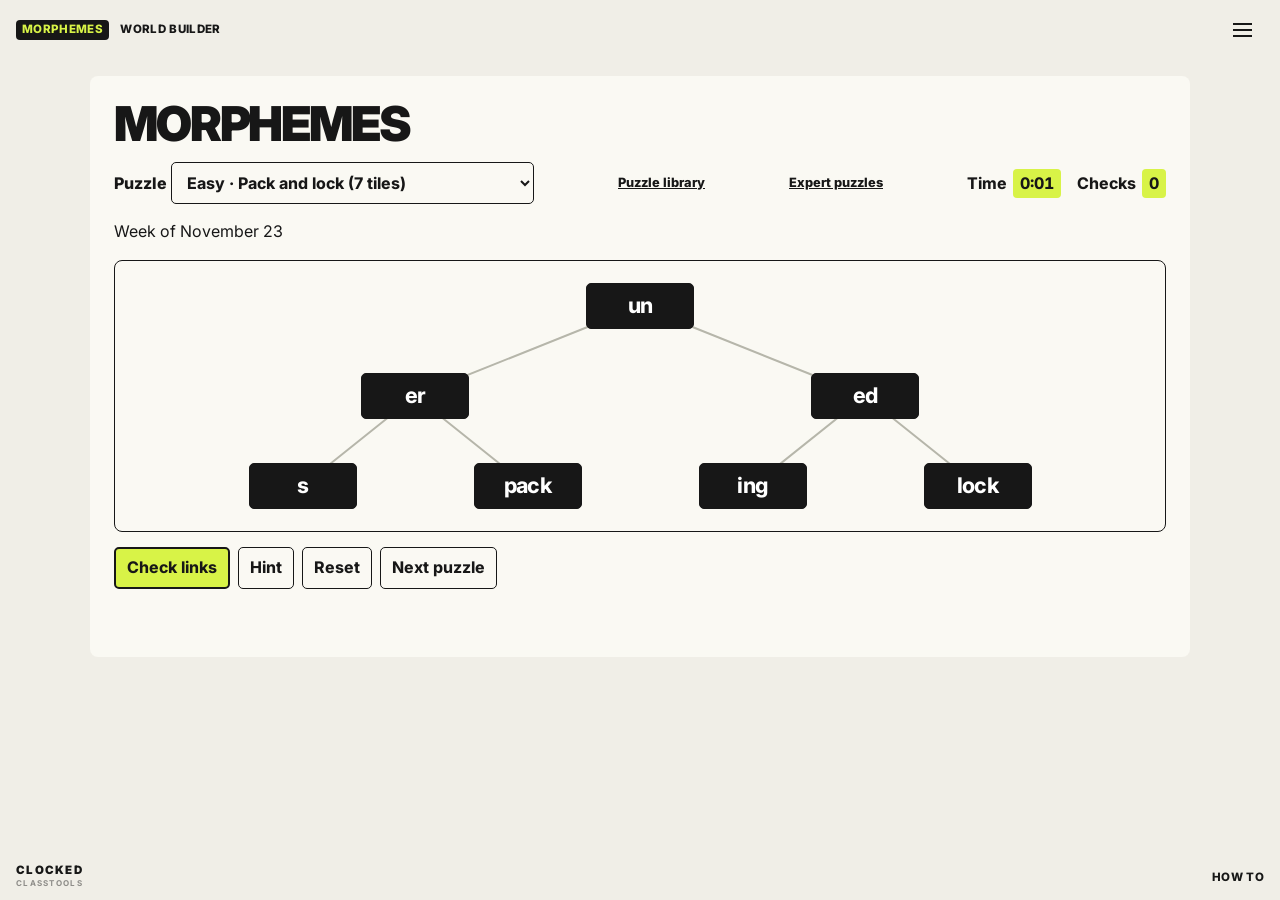
<file: morph.html>
<!doctype html>
<html lang="en">
<head>
<meta charset="utf-8">
<meta name="viewport" content="width=device-width, initial-scale=1">
<title>Morphemes by CLOCKED</title>
<link rel="stylesheet" href="https://fonts.googleapis.com/css2?family=Inter:wght@400;500;600;700;800;900&display=swap">
<link rel="icon" type="image/svg+xml" href="/assets/clocked-icon.svg">
<style>
:root{--ink:#171717;--paper:#f0eee7;--accent:#d8f347;--line:#b6b6aa;--muted:#5d5d58;--surface:#faf9f3}*{box-sizing:border-box}body{margin:0;background:var(--paper);color:var(--ink);font:16px/1.45 Inter,Arial,sans-serif}main{width:min(1100px,calc(100% - 2rem));margin:1rem auto 0;padding:clamp(.75rem,2vw,1.5rem);background:var(--surface);border-radius:8px}.toolbar,.actions{display:flex;flex-wrap:wrap;gap:8px;align-items:center}.toolbar{justify-content:space-between;margin-bottom:14px}.toolbar label{font-weight:800}button,select{font:inherit;font-weight:750;color:inherit;background:var(--surface);border:1px solid var(--ink);border-radius:5px;padding:7px 11px;min-height:42px}button{cursor:pointer}button:disabled{cursor:default;opacity:.55}button:focus-visible,select:focus-visible,summary:focus-visible{outline:3px solid var(--ink);outline-offset:3px}.primary,.part[aria-pressed=true]{background:var(--accent);color:var(--ink)}.primary{border-width:2px}.board{border:1px solid var(--ink);background:var(--surface);border-radius:8px;overflow:hidden;padding:0 5px}.pyramid{position:relative;height:var(--height);max-width:900px;margin:auto}.links{position:absolute;width:100%;height:100%;inset:0;pointer-events:none}.links line{stroke:var(--line);stroke-width:2;vector-effect:non-scaling-stroke}.links .good{stroke:#197044;stroke-width:4}.links .bad{stroke:#ad2921;stroke-dasharray:4 4;stroke-width:3}.tile{position:absolute;z-index:1;left:var(--x);top:var(--y);transform:translate(-50%,-50%);width:min(var(--tile-width),108px);min-width:0;min-height:46px;padding:4px 0;background:var(--ink);color:white;font-size:clamp(.7rem,3vw,1.35rem);letter-spacing:-.025em;touch-action:manipulation}.tile[aria-pressed=true]{background:var(--accent);color:var(--ink);outline:2px solid var(--ink);outline-offset:2px}.words{display:grid;grid-template-columns:repeat(auto-fit,minmax(125px,1fr));gap:6px;padding:0;margin:0;list-style:none}.words li{border-bottom:1px solid var(--line);padding:4px}.words:empty{display:none}.actions{margin-top:15px}#status{min-height:1.5em;font-weight:750;margin:10px 0}
.stats{display:flex;gap:16px;margin:0;font-weight:750;font-variant-numeric:tabular-nums}.stats div{display:flex;gap:6px;align-items:center}.stats dd{margin:0;background:var(--accent);padding:3px 7px;border-radius:4px}.tile:disabled{opacity:1}
[hidden]{display:none!important}.toolbar a{color:inherit;font-weight:750}#share-box{margin-bottom:14px}#share-url{width:100%;font:inherit;padding:6px;margin-top:4px}

.morph-title {
  margin: 0 0 .9rem;
  font-size: clamp(1.85rem, 5vw, 3rem);
  font-weight: 900;
  line-height: 1;
  letter-spacing: -.045em;
}
.morph-header {
  display: flex;
  align-items: center;
  justify-content: space-between;
  padding: .5rem 1rem;
}
.morph-header nav {
  display: flex;
  flex-wrap: wrap;
  gap: .3rem;
}
.morph-tab {
  display: inline-block;
  padding: .2rem .38rem;
  border-radius: 4px;
  color: var(--ink);
  font-size: .72rem;
  font-weight: 800;
  letter-spacing: .03em;
  line-height: 1.2;
  text-decoration: none;
}
.morph-tab[aria-current="page"] {
  background: var(--ink);
  color: var(--accent);
}
.morph-tab:hover { text-decoration: underline; }
.toolbar a {
  font-size: .8rem;
  font-weight: 800;
}
#release-note:empty { display: none; }
footer { min-height: 44px; }

#help-dialog {
  width: min(560px, calc(100% - 2rem));
  border: 2px solid var(--ink);
  border-radius: 8px;
  padding: 1.25rem;
  background: var(--paper);
  color: var(--ink);
}
#help-dialog::backdrop { background: #0009; }
.help-heading {
  display: flex;
  align-items: center;
  justify-content: space-between;
  gap: .75rem;
}
.help-heading h2 { margin: 0; font-size: 1rem; }
.help-heading button { background: transparent; }
@media (max-width: 700px) {
  .morph-header { padding: .35rem .6rem; }
  main { width: calc(100% - 1.2rem); }
}
</style>
<link rel="stylesheet" href="/assets/clocked-brand.css">
<link rel="stylesheet" href="/assets/clocked-help.css">
<script defer src="/assets/clocked-menu.js"></script>
</head>
<body>
<header class="morph-header">
  <nav aria-label="ELA tools">
    <a class="morph-tab" href="/morph.html" aria-current="page">MORPHEMES</a>
    <a class="morph-tab" href="/worldbuilder.html">WORLD BUILDER</a>
  </nav>
  <clocked-menu></clocked-menu>
</header>
<main>
<h1 class="morph-title">MORPHEMES</h1>
<div class="toolbar">
  <div><label for="round">Puzzle</label> <select id="round"></select></div>
  <a id="library-link">Puzzle library</a>
  <a id="expert-link">Expert puzzles</a>
  <dl class="stats">
    <div><dt>Time</dt><dd id="elapsed" role="timer">0:00</dd></div>
    <div><dt>Checks</dt><dd id="checks">0</dd></div>
  </dl>
</div>
<p id="release-note"></p>
<div id="share-box" hidden>
  <label for="share-url">Link for this puzzle</label>
  <input id="share-url" type="text" readonly>
</div>
<div class="board">
  <div class="pyramid" id="pyramid" aria-label="Word pyramid">
    <svg class="links" id="links" aria-hidden="true" preserveAspectRatio="none"></svg>
    <div id="tiles"></div>
  </div>
</div>
<div class="actions">
<button class="primary" id="check">Check links</button>
<button id="hint">Hint</button><button id="restart">Reset</button><button id="next">Next puzzle</button>
</div>
<p id="status" role="status"></p>
<ul class="words" id="words" aria-label="Words found"></ul>
</main>
<footer><div class="clocked-brand clocked-brand--fixed"><span class="clocked-brand__name">CLOCKED</span><span class="clocked-brand__label">CLASSTOOLS</span></div><button id="help-button" class="clocked-help" type="button" aria-haspopup="dialog" aria-controls="help-dialog">HOW TO</button></footer>
<dialog id="help-dialog" aria-labelledby="help-title">
  <div class="help-heading">
    <h2 id="help-title">HOW TO</h2>
    <form method="dialog"><button type="submit">CLOSE</button></form>
  </div>
  <p>Select any two tiles to swap them. On each line, read the upper tile first and the lower tile second to make a word. Solve every link.</p>
  <h3>What is a morpheme?</h3>
  <p>A morpheme is the smallest part of a word that carries meaning or does a job. A prefix goes before a base and a suffix goes after it. Two bases can also join to make a compound word. For example, <strong>sun + light</strong> makes <strong>sunlight</strong>, and <strong>light + house</strong> makes <strong>lighthouse</strong>.</p>
</dialog>
<script>
document.querySelector("#help-button").addEventListener("click", () => {
  document.querySelector("#help-dialog").showModal();
});
</script>
<script>
"use strict";
// In each answer, row 1 comes first, then row 2, and so on.
const catalog = [
  { id: "book-words", name: "Book words", level: "Easy",
    answer: ["book", "case", "mark", "load", "work", "er", "ing"] },
  { id: "play-and-read", name: "Play and read", level: "Easy",
    answer: ["re", "play", "read", "ground", "ful", "er", "ing"] },
  { id: "pack-and-lock", name: "Pack and lock", level: "Easy",
    answer: ["un", "pack", "lock", "er", "ed", "s", "ing"] },
  { id: "sunshine", name: "Sunshine", level: "Medium",
    answer: ["sun", "light", "flower", "house", "bulb", "pot", "bed",
      "boat", "hold", "ous", "s", "holder", "luck", "room", "time"] },
  { id: "snow-day", name: "Snow day", level: "Medium",
    answer: ["snow", "ball", "man", "room", "park", "kind", "hood",
      "mate", "ful", "ing", "land", "ness", "ly", "ed", "s"] },
  { id: "up-and-over", name: "Up and over", level: "Challenging",
    answer: ["over", "head", "time", "light", "line", "out", "table",
      "house", "ing", "up", "backer", "side", "let", "top", "cloth"] },
  { id: "below-the-surface", name: "Below the surface", level: "Challenging",
    answer: ["under", "ground", "water", "work", "cover", "fall", "proof",
      "load", "shop", "age", "ing", "out", "en", "read", "s"] },
  { id: "connect-and-agree", name: "Connect and agree", level: "Easy",
    answer: ["dis", "connect", "agree", "ion", "ed", "ment", "s"] },
  { id: "supermarket", name: "Supermarket", level: "Medium",
    answer: ["super", "market", "man", "place", "share", "kind", "hood",
      "mat", "holder", "s", "d", "ness", "ly", "ie", "ed"] },
  { id: "forecast", name: "Forecast", level: "Challenging",
    answer: ["fore", "cast", "ground", "off", "iron", "work", "hog",
      "side", "set", "clad", "ware", "shop", "place", "wash", "s"] },
  { id: "expert-01", name: "Puzzle 1", level: "Expert",
    answer: ["inter", "lock", "play", "down", "smith", "ground", "back",
      "cast", "pour", "ing", "y", "work", "swell", "lash", "log"] },
  { id: "expert-02", name: "Puzzle 2", level: "Expert",
    answer: ["cross", "fire", "over", "work", "power", "drive", "flow",
      "shop", "load", "house", "ful", "way", "train", "chart", "ing"] },
  { id: "expert-03", name: "Puzzle 3", level: "Expert",
    answer: ["out", "run", "side", "way", "time", "walk", "line",
      "ward", "farer", "keeper", "piece", "out", "over", "backer", "up"] },
  { id: "expert-04", name: "Puzzle 4", level: "Expert",
    answer: ["back", "ground", "hand", "work", "water", "book", "over",
      "shop", "load", "fall", "proof", "mark", "case", "time", "turn"] },
  { id: "expert-05", name: "Puzzle 5", level: "Expert",
    answer: ["rain", "fall", "bow", "back", "out", "string", "man",
      "stop", "track", "side", "look", "er", "s", "kind", "hood"] }
];
// Add Monday packs in release order with the Winnipeg offset for each date.
// Puzzle IDs keep assignment links stable.
const weeklyPacks = [
  { opens: "2026-11-16T00:00:00-06:00", ids: ["book-words", "play-and-read", "sunshine", "snow-day", "up-and-over"] },
  { opens: "2026-11-23T00:00:00-06:00", ids: ["pack-and-lock", "connect-and-agree", "supermarket", "below-the-surface", "forecast"] }
];
const page = new URL(window.location.href);
const now = Date.now();
const released = weeklyPacks.filter(pack => Date.parse(pack.opens) <= now);
const latest = released.at(-1);
const nextPack = weeklyPacks.find(pack => Date.parse(pack.opens) > now);
const expertIds = catalog.filter(puzzle => puzzle.level === "Expert").map(puzzle => puzzle.id);
const openIds = [...released.flatMap(pack => pack.ids), ...expertIds];
const assignment = catalog.find(puzzle => openIds.includes(puzzle.id) &&
  puzzle.id === page.searchParams.get("puzzle"));
const expertMode = !assignment && page.searchParams.get("expert") === "1";
const libraryMode = !assignment && !expertMode && page.searchParams.get("library") === "1";
const visibleIds = expertMode ? expertIds : libraryMode ? openIds : latest?.ids ?? [];
const puzzles = assignment ? [assignment] : visibleIds.map(id => catalog.find(puzzle => puzzle.id === id));
const releaseNote = document.querySelector("#release-note");
const dateLabel = date => new Intl.DateTimeFormat("en-CA", {
  timeZone: "UTC", month: "long", day: "numeric"
}).format(new Date(date + "T00:00:00Z"));
if (!assignment) {
  const note = expertMode ? "Expert puzzles" : libraryMode ? "Released puzzles" : latest ? "Week of " + dateLabel(latest.opens.slice(0, 10)) : "";
  const nextNote = nextPack && !expertMode ? "Next pack opens " + dateLabel(nextPack.opens.slice(0, 10)) + "." : "";
  releaseNote.textContent = [note, nextNote].filter(Boolean).join(" · ");
}
const libraryLink = document.querySelector("#library-link");
const shareBox = document.querySelector("#share-box");
const shareUrl = document.querySelector("#share-url");
const round = document.querySelector("#round");
const pyramid = document.querySelector("#pyramid");
const tiles = document.querySelector("#tiles");
const links = document.querySelector("#links");
const words = document.querySelector("#words");
const status = document.querySelector("#status");
const elapsed = document.querySelector("#elapsed");
const checks = document.querySelector("#checks");
const check = document.querySelector("#check");
const hint = document.querySelector("#hint");
let startedAt, finishedAt, checkCount;
let order, initial, pairs, valid, positions, selected, dragged, checked;

function parent(index) { return Math.floor((index - 1) / 2); }
function pairKey(first, second) { return first + "|" + second; }

function load() {
  const puzzle = puzzles[round.selectedIndex];
  if (libraryMode) {
    const link = new URL(page);
    link.searchParams.delete("library");
    link.searchParams.delete("expert");
    link.searchParams.set("puzzle", puzzle.id);
    shareUrl.value = link.href;
  }
  const answer = puzzle.answer;
  pairs = answer.slice(1).map((_, offset) => [parent(offset + 1), offset + 1]);
  valid = new Set(pairs.map(([top, bottom]) => pairKey(answer[top], answer[bottom])));
  initial = [...answer];
  do {
    for (let index = initial.length - 1; index > 0; index--) {
      const swap = Math.floor(Math.random() * (index + 1));
      [initial[index], initial[swap]] = [initial[swap], initial[index]];
    }
  } while (pairs.every(([top, bottom]) => valid.has(pairKey(initial[top], initial[bottom]))));

  const levels = Math.log2(answer.length + 1);
  const pitch = answer.length === 15 ? 80 : 90;
  const height = levels * pitch;
  positions = answer.map((_, index) => {
    const row = Math.floor(Math.log2(index + 1));
    const count = 2 ** row;
    return {x: 100 * (index + 1 - count + 0.5) / count, y: (row + 0.5) * pitch};
  });
  pyramid.style.setProperty("--height", height + "px");
  pyramid.style.setProperty("--tile-width", (answer.length === 15 ? 11.8 : 23) + "%");
  links.setAttribute("viewBox", "0 0 100 " + height);
  reset();
}
function updateTimer() {
  const seconds = Math.floor(((finishedAt ?? performance.now()) - startedAt) / 1000);
  elapsed.textContent = Math.floor(seconds / 60) + ":" + String(seconds % 60).padStart(2, "0");
}
function reset() {
  startedAt = performance.now();
  finishedAt = null;
  checkCount = 0;
  checks.textContent = checkCount;
  updateTimer();
  order = [...initial];
  selected = null;
  dragged = null;
  checked = false;
  status.textContent = "";
  draw();
}
function draw() {
  const solved = finishedAt !== null;
  check.disabled = solved;
  hint.disabled = solved;
  links.innerHTML = pairs.map(([top, bottom]) => {
    const good = valid.has(pairKey(order[top], order[bottom]));
    return '<line x1="' + positions[top].x + '" y1="' + positions[top].y +
      '" x2="' + positions[bottom].x + '" y2="' + positions[bottom].y +
      '" class="' + (checked ? (good ? "good" : "bad") : "") + '"/>';
  }).join("");
  tiles.innerHTML = order.map((part, index) => {
    const {x, y} = positions[index];
    return '<button class="tile" type="button" draggable="' + !solved + '"' + (solved ? " disabled" : "") + ' data-index="' + index +
      '" aria-pressed="' + (selected === index) + '" style="--x:' + x + '%;--y:' + y + 'px">' +
      part + '</button>';
  }).join("");
  const matches = checked ? pairs.filter(([top, bottom]) => valid.has(pairKey(order[top], order[bottom]))) : [];
  words.innerHTML = matches.map(([top, bottom]) => '<li><strong>' + order[top] + order[bottom] +
    '</strong><br>' + order[top] + ' + ' + order[bottom] + '</li>').join("");
}
function swapTiles(from, to) {
  [order[from], order[to]] = [order[to], order[from]];
  checked = false;
  selected = null;
  status.textContent = "Tiles swapped.";
  draw();
  tiles.querySelector('[data-index="' + to + '"]').focus();
}
tiles.addEventListener("click", event => {
  const button = event.target.closest(".tile");
  if (!button) return;
  const index = Number(button.dataset.index);
  if (selected !== null && selected !== index) {
    swapTiles(selected, index);
    return;
  }
  selected = selected === index ? null : index;
  status.textContent = selected === null ? "Selection cleared." : "Select another tile to swap.";
  draw();
  tiles.querySelector('[data-index="' + index + '"]').focus();
});
tiles.addEventListener("dragstart", event => {
  const button = event.target.closest(".tile");
  if (!button) return;
  dragged = Number(button.dataset.index);
  event.dataTransfer.setData("text/plain", String(dragged));
  event.dataTransfer.effectAllowed = "move";
});
tiles.addEventListener("dragover", event => {
  if (dragged !== null && event.target.closest(".tile")) event.preventDefault();
});
tiles.addEventListener("drop", event => {
  const button = event.target.closest(".tile");
  if (dragged === null || !button) return;
  event.preventDefault();
  const to = Number(button.dataset.index);
  const from = dragged;
  dragged = null;
  if (from !== to) swapTiles(from, to);
});
tiles.addEventListener("dragend", () => { dragged = null; });
check.addEventListener("click", () => {
  if (finishedAt !== null) return;
  checkCount += 1;
  checks.textContent = checkCount;
  checked = true;
  selected = null;
  const count = pairs.filter(([top, bottom]) => valid.has(pairKey(order[top], order[bottom]))).length;
  if (count === pairs.length) {
    finishedAt = performance.now();
    updateTimer();
  }
  status.textContent = finishedAt !== null ? "Puzzle solved in " + elapsed.textContent + " with " + checkCount + (checkCount === 1 ? " check." : " checks.") :
    count + " of " + pairs.length + " links work. Solid lines match. Dashed lines need another try.";
  draw();
});
hint.addEventListener("click", () => {
  const root = puzzles[round.selectedIndex].answer[0];
  status.textContent = 'Try “' + root + '” at the top of the pyramid.';
});
document.querySelector("#restart").addEventListener("click", reset);
document.querySelector("#next").addEventListener("click", () => {
  round.selectedIndex = (round.selectedIndex + 1) % puzzles.length;
  load();
});
round.replaceChildren(...puzzles.map(({name, level, answer}) =>
  new Option(level + " · " + name + " (" + answer.length + " tiles)")));
round.disabled = puzzles.length < 2;
document.querySelector("#next").hidden = puzzles.length < 2;
libraryLink.hidden = Boolean(assignment);
const libraryUrl = new URL(page);
libraryUrl.searchParams.delete("puzzle");
if (libraryMode) {
  libraryUrl.searchParams.delete("library");
  libraryLink.textContent = "Back to weekly puzzles";
  shareBox.hidden = false;
  shareUrl.addEventListener("focus", () => shareUrl.select());
} else {
  libraryUrl.searchParams.set("library", "1");
}
libraryUrl.searchParams.delete("expert");
libraryLink.href = libraryUrl.href;
const expertLink = document.querySelector("#expert-link");
const expertUrl = new URL(page);
expertUrl.searchParams.delete("library");
expertUrl.searchParams.delete("puzzle");
expertUrl.searchParams.set("expert", "1");
expertLink.href = expertUrl.href;
expertLink.hidden = expertMode || Boolean(assignment);
round.addEventListener("change", load);
if (puzzles.length) {
  load();
  setInterval(updateTimer, 250);
} else {
  document.querySelector(".toolbar").hidden = true;
  document.querySelector(".board").hidden = true;
  document.querySelector(".actions").hidden = true;
}
</script>
</body>
</html>
</file>
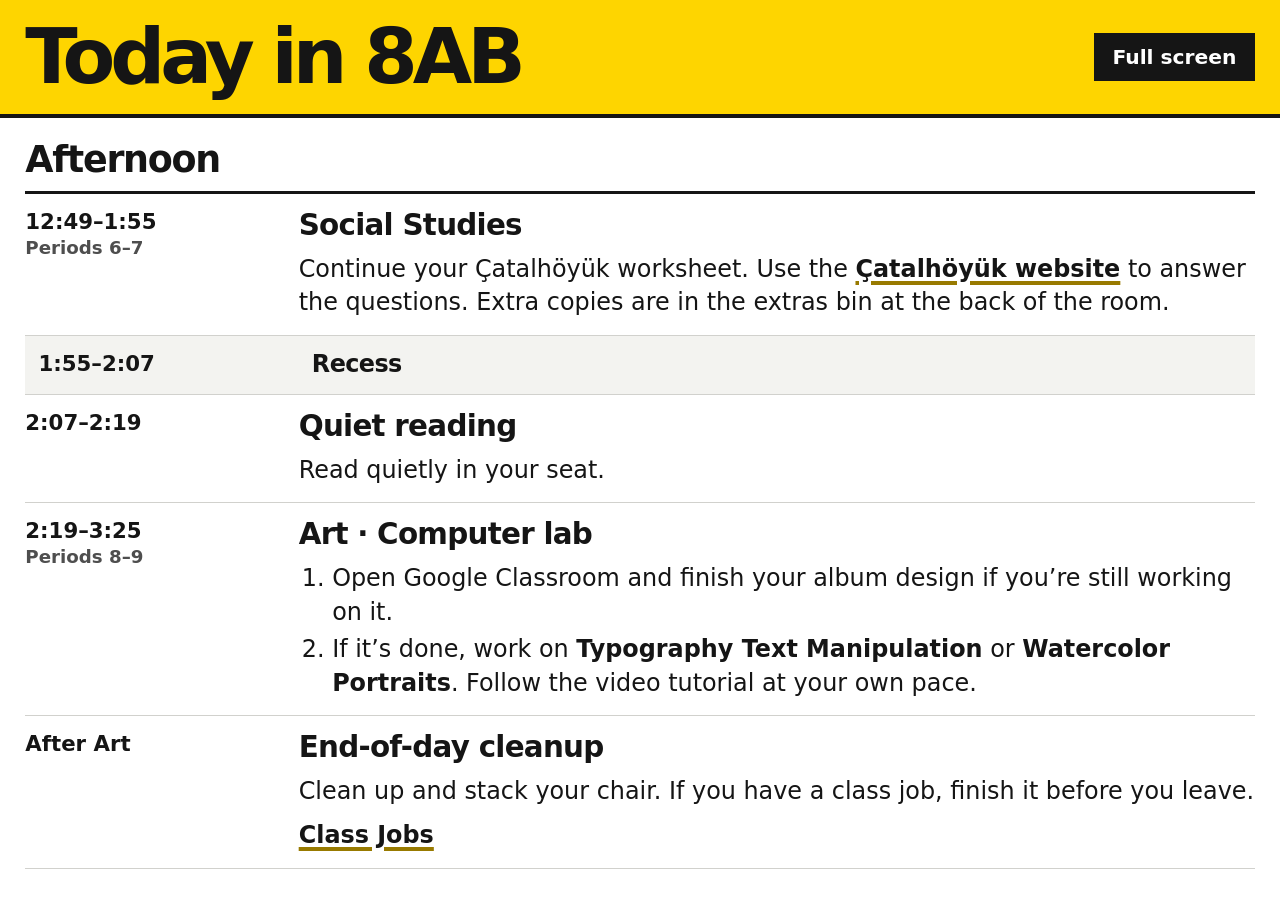
<file: sub.html>
<!doctype html>
<html lang="en">
<head>
<meta charset="utf-8">
<meta name="viewport" content="width=device-width, initial-scale=1">
<meta name="robots" content="noindex">
<title>Today in 8AB</title>
<style>
:root {
  color-scheme: light;
  --ink: #151515;
  --paper: #fff;
  --yellow: #fed500;
  --rule: #d1d1cd;
  font: 100% system-ui, sans-serif;
}
* { box-sizing: border-box; }
body { margin: 0; color: var(--ink); background: var(--paper); }
.hero > .wrap { display: flex; align-items: center; justify-content: space-between; gap: 1rem; padding-block: 1rem; }
.hero { background: var(--yellow); border-bottom: 4px solid var(--ink); }
.wrap { width: min(100% - 2.5rem, 69rem); margin-inline: auto; }
.bar { order: 1; flex-shrink: 0; }
#fullscreen { background: var(--ink); color: white; }
#fullscreen:hover { background: white; color: var(--ink); }
button {
  display: inline-block; border: 2px solid var(--ink); background: transparent; color: inherit;
  padding: .5rem .8rem; font: inherit; font-weight: 750; text-decoration: none; cursor: pointer;
}
[hidden] { display: none; }
button:hover { background: var(--ink); color: white; }
:focus-visible { outline: 3px solid #1552a0; outline-offset: 4px; }
h1 { margin: 0; font-size: clamp(2rem, 6vw, 4.5rem); line-height: .96; letter-spacing: -.065em; }
main { padding-bottom: .75rem; }
section { scroll-margin-top: 1rem; }
h2 { margin: 1rem 0 0; padding-bottom: .45rem; border-bottom: 3px solid; font-size: 1.8rem; letter-spacing: -.035em; }
.row { display: grid; grid-template-columns: 12.5rem 1fr; gap: 1rem; padding: .75rem 0; border-bottom: 1px solid var(--rule); }
.when { font-size: 1.05rem; font-weight: 750; font-variant-numeric: tabular-nums; }
.period { display: block; font-size: .9rem; color: #4e4e4e; margin-top: .15rem; }
h3 { margin: 0; font-size: 1.45rem; line-height: 1.15; letter-spacing: -.025em; }
p, ol { margin: .5rem 0 0; font-size: 1.18rem; line-height: 1.4; }
ol { padding-left: 1.4em; }
li + li { margin-top: .2rem; }
main a { color: inherit; font-weight: 700; text-decoration-thickness: .15em; text-decoration-color: #987a00; text-underline-offset: .16em; }
.pause { background: #f3f3f0; padding: .75rem .65rem; }
.pause h3 { font-size: 1.18rem; }
@media (max-width: 36rem) {
  .row { grid-template-columns: 1fr; gap: .35rem; }
  .period { display: inline; margin-left: .45rem; }
}
@media screen {
  :root { font-size: var(--schedule-font-size, 100%); }
}
@media print {
  button { display: none; }
  .row { break-inside: avoid; }
}
</style>
</head>
<body>
<header class="hero">
  <div class="wrap">
    <div class="bar"><button id="fullscreen" type="button">Full screen</button></div>
    <h1>Today in 8AB</h1>
  </div>
</header>
<main class="wrap">
  <section id="afternoon" aria-labelledby="afternoon-title">
    <h2 id="afternoon-title">Afternoon</h2>
    <article class="row">
      <div class="when">12:49–1:55<span class="period">Periods 6–7</span></div>
      <div><h3>Social Studies</h3><p>Continue your Çatalhöyük worksheet. Use the <a href="https://catalhoyuk.com/" target="_blank" rel="noopener noreferrer">Çatalhöyük website</a> to answer the questions. Extra copies are in the extras bin at the back of the room.</p></div>
    </article>
    <article class="row pause"><div class="when">1:55–2:07</div><h3>Recess</h3></article>
    <article class="row">
      <div class="when">2:07–2:19</div>
      <div><h3>Quiet reading</h3><p>Read quietly in your seat.</p></div>
    </article>
    <article class="row">
      <div class="when">2:19–3:25<span class="period">Periods 8–9</span></div>
      <div><h3>Art · Computer lab</h3><ol>
        <li>Open Google Classroom and finish your album design if you’re still working on it.</li>
        <li>If it’s done, work on <strong>Typography Text Manipulation</strong> or <strong>Watercolor Portraits</strong>. Follow the video tutorial at your own pace.</li>
      </ol></div>
    </article>
    <article class="row">
      <div class="when">After Art</div>
      <div>
        <h3>End-of-day cleanup</h3>
        <p>Clean up and stack your chair. If you have a class job, finish it before you leave.</p>
        <p><a href="https://canva.link/m3qzjyuek0zpvqw" target="_blank" rel="noopener noreferrer">Class Jobs</a></p>
      </div>
    </article>
  </section>
</main>
<script>
const root = document.documentElement;
const preferredFontSize = parseFloat(getComputedStyle(root).fontSize);

function fitSchedule() {
  const viewportHeight = window.innerHeight;
  let lower = 4;
  let upper = preferredFontSize * 1.5;

  // Measure the actual layout so wrapped instructions count toward the height.
  for (let step = 0; step < 10; step++) {
    const size = (lower + upper) / 2;
    root.style.setProperty('--schedule-font-size', `${size}px`);
    if (document.body.getBoundingClientRect().height <= viewportHeight) {
      lower = size;
    } else {
      upper = size;
    }
  }
  root.style.setProperty('--schedule-font-size', `${lower}px`);
}

let resizeFrame;
function scheduleFit() {
  cancelAnimationFrame(resizeFrame);
  resizeFrame = requestAnimationFrame(fitSchedule);
}

window.addEventListener('resize', scheduleFit);
fitSchedule();

const fullscreen = document.querySelector('#fullscreen');
fullscreen.addEventListener('click', async () => {
  try {
    if (document.fullscreenElement) {
      await document.exitFullscreen();
    } else {
      await document.documentElement.requestFullscreen();
    }
  } catch {
    fullscreen.textContent = 'Full screen unavailable';
  }
});
document.addEventListener('fullscreenchange', () => {
  fullscreen.textContent = document.fullscreenElement ? 'Exit full screen' : 'Full screen';
  scheduleFit();
});
</script>
</body>
</html>
</file>
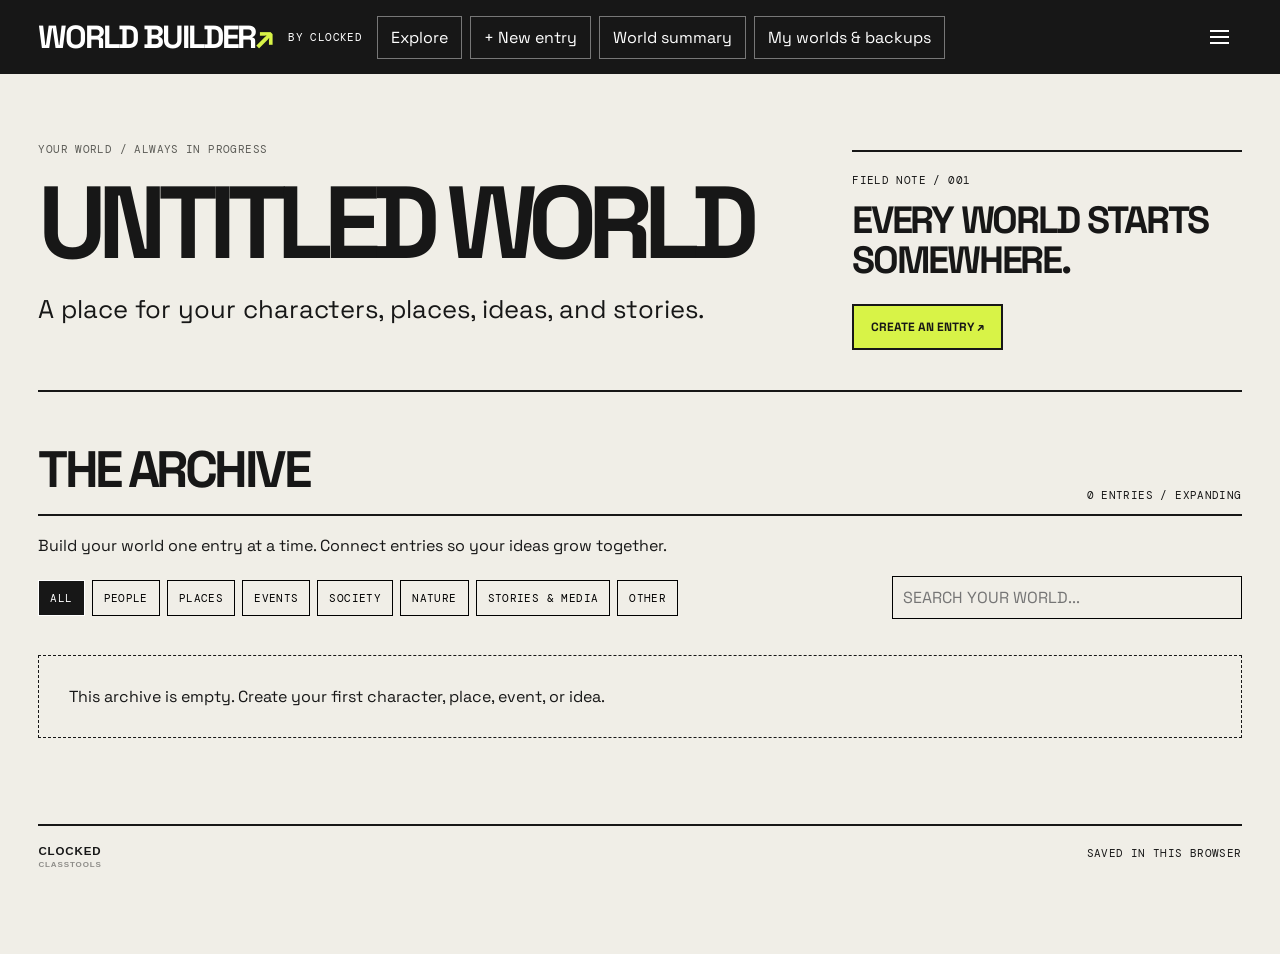
<file: worldbuilder.html>
<!doctype html>
<html lang="en"><head>
<link rel="icon" type="image/svg+xml" href="/assets/clocked-icon.svg"><meta charset="utf-8"><meta name="viewport" content="width=device-width,initial-scale=1"><title>WORLD BUILDER / CLOCKED</title>
<style>
@import url('https://fonts.googleapis.com/css2?family=DM+Mono:wght@400;500&family=Space+Grotesk:wght@400;500;600;700&display=swap');
:root{--ink:#171717;--paper:#f0eee7;--accent:#d8f347;--line:#b6b6aa;--muted:#5d5d58}*{box-sizing:border-box}body{margin:0;background:var(--paper);color:var(--ink);font-family:'Space Grotesk',Arial,sans-serif}button,input,textarea,select{font:inherit}button{cursor:pointer}button:disabled{opacity:.45;cursor:not-allowed}.mono,small,label,.eyebrow,.tag,.meta,.filter,.tiny{font-family:'DM Mono',monospace;text-transform:uppercase;letter-spacing:.035em;font-size:11px}.top{background:var(--ink);color:white;padding:15px 3vw;display:flex;align-items:center;justify-content:space-between;gap:15px;flex-wrap:wrap}.brand{font-size:clamp(22px,3vw,32px);font-weight:700;letter-spacing:-.065em;line-height:1}.brand b{color:var(--accent)}.top-actions{display:flex;gap:8px;flex-wrap:wrap;align-items:center}.top button,.top select{background:transparent;color:white;border:1px solid #777;padding:10px 13px}.top button:hover,.top button.active{background:var(--accent);color:var(--ink);border-color:var(--accent)}main{max-width:1500px;margin:auto;padding:0 3vw 65px}.hero{display:grid;grid-template-columns:1.6fr .8fr;gap:35px;padding:68px 0 40px;border-bottom:2px solid}.eyebrow{color:var(--muted)}h1{font-size:clamp(54px,8vw,116px);letter-spacing:-.09em;line-height:.87;margin:22px 0;overflow-wrap:anywhere}h1 em{font-style:normal;color:#89907d}.hero p{font-size:clamp(18px,2vw,26px);max-width:670px;line-height:1.25}.hero-aside{border-top:2px solid;padding-top:16px;align-self:end}.hero-aside strong{font-size:clamp(23px,3vw,38px);line-height:1.04;letter-spacing:-.06em;display:block;margin:12px 0 24px}.button{border:2px solid var(--ink);padding:13px 17px;background:var(--accent);color:var(--ink);font-weight:700;text-transform:uppercase;font-size:12px}.button:hover{background:var(--ink);color:var(--accent)}.button.secondary{background:transparent}.button.secondary:hover{background:var(--ink);color:white}.section-head{display:flex;align-items:end;justify-content:space-between;gap:14px;border-bottom:2px solid;padding-bottom:12px;margin:45px 0 19px}.section-head h2{font-size:clamp(29px,4vw,52px);letter-spacing:-.07em;margin:0}.toolbar{display:flex;align-items:center;gap:7px;flex-wrap:wrap;margin:20px 0}.filter{border:1px solid;background:transparent;padding:10px 11px}.filter.active{background:var(--ink);color:white}.search{margin-left:auto;min-width:200px;max-width:350px;width:100%;background:transparent;border:1px solid;padding:10px}.cards{display:grid;grid-template-columns:repeat(3,minmax(0,1fr));gap:12px}.entry{border:1.5px solid;text-align:left;background:#e5e3d9;min-height:250px;padding:18px;display:flex;flex-direction:column;transition:transform .15s,background .15s;min-width:0}.entry:hover{transform:translateY(-4px);background:var(--accent)}.entry:nth-child(4n+2){background:#dfe0d6}.entry:nth-child(4n+3){background:#ebe2db}.entry img{width:100%;height:150px;object-fit:cover;margin:8px 0}.entry h3{font-size:clamp(27px,3vw,40px);letter-spacing:-.07em;line-height:1;margin:24px 0 10px;overflow-wrap:anywhere}.entry p{font-size:14px;line-height:1.4;margin:0 0 18px;overflow-wrap:anywhere}.entry .bottom{margin-top:auto;border-top:1px solid;display:flex;justify-content:space-between;align-items:center;padding-top:12px;gap:8px}.tag{border:1px solid;padding:5px;overflow-wrap:anywhere}.entry .credit{color:var(--muted);margin:0 0 12px}.empty{border:1px dashed;padding:30px;grid-column:1/-1}.detail{max-width:1000px;margin:42px auto}.detail h1{font-size:clamp(48px,7vw,100px)}.detail .lead{font-size:clamp(20px,2.5vw,29px);line-height:1.3}.detail img{max-width:100%;max-height:520px;object-fit:contain;border:1px solid;margin:20px 0}.detail-grid{display:grid;grid-template-columns:1fr 2fr;gap:30px;border-top:2px solid;padding-top:25px;margin-top:25px}.bodycopy{white-space:pre-wrap;line-height:1.6;overflow-wrap:anywhere}.links{display:flex;flex-wrap:wrap;gap:8px}.links button{border:1px solid;background:transparent;padding:10px;text-transform:uppercase;font-family:'DM Mono',monospace;font-size:11px}.links button:hover{background:var(--accent)}.page{display:none}.page.active{display:block}.row{display:flex;gap:9px;flex-wrap:wrap;align-items:center}.settings{max-width:840px}.panel{border:1px solid;padding:24px;margin:16px 0}.panel h3{font-size:25px;letter-spacing:-.05em;margin:0 0 12px}.panel p{line-height:1.5}.panel .row{margin-top:14px}.field{display:flex;flex-direction:column;gap:8px;margin:16px 0}.field input,.field textarea,.field select{width:100%;background:#faf9f3;color:var(--ink);border:1px solid var(--ink);padding:12px;outline-offset:2px}.field textarea{min-height:115px;resize:vertical}.field textarea.long{min-height:240px}.editor{max-width:850px;margin:0 auto}.editor h2{font-size:clamp(36px,5vw,66px);letter-spacing:-.07em;margin:18px 0}.editor-columns{display:grid;grid-template-columns:1fr 1fr;gap:0 16px}.checks{display:grid;grid-template-columns:repeat(2,1fr);gap:8px}.checks label{border:1px solid var(--line);padding:10px;display:flex;align-items:center;gap:8px;text-transform:none;font-family:'Space Grotesk',sans-serif;font-size:14px;letter-spacing:0}.checks input{width:auto}.preview{width:100%;max-height:240px;object-fit:contain;background:#e5e3d9;border:1px solid;padding:6px}.danger{border-color:#9d352b!important;color:#9d352b!important}.notice{border-left:4px solid var(--ink);padding:12px;background:#e3e1d6;font-size:14px}.toast{position:fixed;bottom:18px;right:18px;background:var(--ink);color:white;padding:12px 16px;z-index:20;max-width:min(90vw,390px);box-shadow:4px 4px var(--accent)}.hide{display:none!important}footer{border-top:2px solid;margin-top:70px;padding:20px 0;display:flex;justify-content:space-between;gap:20px}.hint{color:var(--muted);font-size:13px;line-height:1.45}input[type=file]{max-width:100%}@media(max-width:850px){.hero,.detail-grid{grid-template-columns:1fr}.cards{grid-template-columns:repeat(2,minmax(0,1fr))}.hero{padding-top:40px}}@media(max-width:560px){.cards,.editor-columns,.checks{grid-template-columns:1fr}.search{max-width:none;margin-left:0}.top-actions{width:100%}.entry{min-height:200px}footer{flex-direction:column}}
.summary{max-width:920px;margin:0 auto}.summary-intro{padding:52px 0 25px;border-bottom:3px solid}.summary-intro h1{margin:12px 0 20px;font-size:clamp(46px,7vw,90px)}.summary-intro p{font-size:20px;line-height:1.4}.summary-entry{border-top:1px solid var(--ink);padding:25px 0 30px;break-inside:avoid-page;page-break-inside:avoid}.summary-entry h2{font-size:clamp(27px,4vw,42px);letter-spacing:-.06em;margin:8px 0}.summary-entry p{line-height:1.5;overflow-wrap:anywhere}.summary-entry img{display:block;max-width:100%;max-height:300px;object-fit:contain;margin:16px 0}.summary-entry .bodycopy{margin:18px 0}.summary-nav{display:flex;gap:9px;flex-wrap:wrap;padding:20px 0}.summary-group{font-size:25px;margin:35px 0 8px;letter-spacing:-.05em;text-transform:uppercase}.summary-index{columns:2;line-height:1.6;padding-left:22px}.summary-index li{break-inside:avoid}.summary-entry .meta{color:var(--muted)}@page{size:letter;margin:17mm}@media print{body{background:white;color:black;font-family:Arial,sans-serif}.top,footer,.toast,.summary-nav{display:none!important}main{max-width:none;padding:0}main>.page{display:none!important}#summary{display:block!important}.summary{max-width:none}.summary-intro{padding:0 0 18px}.summary-intro h1{font-size:42px;line-height:1.05;margin:8px 0 15px}.summary-intro p{font-size:14px}.summary-group{font-size:19px}.summary-entry{padding:17px 0 20px}.summary-entry h2{font-size:24px}.summary-entry p,.summary-entry .bodycopy{font-size:11pt}.summary-entry img{max-height:75mm}.summary-index{font-size:11pt}.summary-entry .meta{font-size:9pt}}

header.top clocked-menu { margin-left: auto; }
@media (max-width:760px) { header.top .top-actions { order: 1; flex-basis: 100%; } }
</style><link rel="stylesheet" href="/assets/clocked-brand.css">
<script defer src="/assets/clocked-menu.js"></script>
</head><body>
<header class="top"><div class="brand">WORLD BUILDER<b>↗</b></div><span class="mono">BY CLOCKED</span><nav class="top-actions"><button type="button" data-page="home">Explore</button><button type="button" id="topNew">+ New entry</button><button type="button" id="topSummary">World summary</button><button type="button" data-page="settings">My worlds & backups</button></nav><clocked-menu></clocked-menu></header>
<main>
<section id="home" class="page active"><div class="hero"><div><div class="eyebrow">YOUR WORLD / ALWAYS IN PROGRESS</div><h1 id="worldTitle">UNTITLED<br><em>WORLD</em></h1><p id="worldIntro">A place for your characters, places, ideas, and stories.</p></div><div class="hero-aside"><span class="mono">FIELD NOTE / 001</span><strong>EVERY WORLD STARTS SOMEWHERE.</strong><button class="button" id="heroNew">Create an entry ↗</button></div></div><div class="section-head"><h2>THE ARCHIVE</h2><span class="mono" id="count"></span></div><p>Build your world one entry at a time. Connect entries so your ideas grow together.</p><div class="toolbar" id="filters"><button class="filter active" data-filter="all">All</button><button class="filter" data-filter="people">People</button><button class="filter" data-filter="places">Places</button><button class="filter" data-filter="events">Events</button><button class="filter" data-filter="society">Society</button><button class="filter" data-filter="nature">Nature</button><button class="filter" data-filter="stories">Stories & media</button><button class="filter" data-filter="other">Other</button><input id="search" class="search" placeholder="SEARCH YOUR WORLD..." aria-label="Search entries"></div><div id="cards" class="cards"></div></section>
<section id="detail" class="page"><div class="detail"><button class="filter" id="backDetail">← Archive</button><p class="mono" id="detailMeta"></p><h1 id="detailTitle"></h1><p class="lead" id="detailLead"></p><div class="row"><button class="button" id="editDetail">Edit entry</button></div><img id="detailImage" class="hide" alt=""><div class="detail-grid"><div><p class="mono" id="detailCredit"></p><p class="mono">CONNECTIONS</p><div id="detailLinks" class="links"></div></div><div class="bodycopy" id="detailBody"></div></div></div></section>
<section id="editor" class="page"><div class="editor"><button class="filter" id="cancelEdit">← Back</button><h2 id="editorTitle">NEW ENTRY</h2><p class="notice">Start small. You can return and add more detail later. Changes save in this browser when you press Save entry.</p><form id="entryForm"><div class="editor-columns"><label class="field">TITLE<input name="title" maxlength="100" required placeholder="e.g. The Glass Market"></label><label class="field">CATEGORY<select name="category"><option value="people">People</option><option value="places">Places</option><option value="events">Events</option><option value="society">Society</option><option value="nature">Nature</option><option value="stories">Stories & media</option><option value="other">Other</option></select></label></div><div class="editor-columns"><label class="field">TYPE OR FORMAT<input name="type" maxlength="70" placeholder="Character, city, news article..."></label><label class="field">CREATED BY (OPTIONAL)<input name="creator" maxlength="100" placeholder="Your name or pen name"></label></div><label class="field">SHORT DESCRIPTION<textarea name="description" maxlength="500" placeholder="What should someone know at a glance?"></textarea></label><label class="field">THE FULL ENTRY<textarea name="content" class="long" placeholder="Write the story, details, questions, rules, history, or anything else you want to remember."></textarea></label><div class="field"><label for="entryImage">IMAGE LINK (OPTIONAL)</label><input id="entryImage" type="url" inputmode="url" maxlength="2000" placeholder="https://example.com/your-image.jpg"><span class="hint">Paste a direct link to a publicly accessible image. Some websites block images from appearing on other sites. The link must remain available for the image to show.</span><img id="imagePreview" class="preview hide" alt="Entry image preview"></div><div class="field"><label>CONNECT TO OTHER ENTRIES</label><div id="connectionChecks" class="checks"></div><span class="hint">Connections appear on both entries. They help readers move through your world.</span></div><div class="row"><button type="submit" class="button">Save entry</button><button type="button" class="filter danger hide" id="deleteEntry">Delete entry</button></div></form></div></section>
<section id="summary" class="page summary"><div class="summary-nav"><button class="filter" id="summaryBack">← Back to archive</button><button class="button" id="printSummary">Print / Save as PDF</button></div><div id="summaryContent"></div></section>
<section id="settings" class="page settings"><div class="section-head"><h2>MY WORLDS</h2><span class="mono">SETTINGS / BACKUPS</span></div><p>Each world has its own archive. Your work saves automatically in this browser. Download a backup to keep it safe or move it to another computer.</p><div class="panel"><h3>Choose a world</h3><div class="row"><select id="worldSelect" class="filter" aria-label="Choose world"></select><button class="button" id="newWorld">+ New world</button><button class="filter danger" id="deleteWorld">Delete this world</button></div></div><div class="panel"><h3>World details</h3><label class="field">WORLD NAME<input id="worldName" maxlength="90" placeholder="Name your world"></label><label class="field">ONE-LINE INTRODUCTION<textarea id="worldDescription" maxlength="350" placeholder="What kind of world are you building?"></textarea></label><span class="hint">These fields save automatically as you type.</span></div><div class="panel"><h3>Take your world with you</h3><p>Download a backup after each work session, especially on a shared or school computer. Importing adds the world as a separate copy.</p><div class="row"><button class="button" id="exportWorld">Download backup</button><button class="filter" id="importWorld">Import backup</button><input id="importFile" class="hide" type="file" accept="application/json,.json"></div></div><div class="panel"><h3>Where is my work saved?</h3><p>This tool stores your worlds in this browser on this device. Clearing site data, using private browsing, or switching computers can remove access to them. Your downloaded backup is a separate copy you can restore here later.</p></div></section>
<footer class="mono"><div class="clocked-brand"><span class="clocked-brand__name">CLOCKED</span><span class="clocked-brand__label">CLASSTOOLS</span></div><span id="saveStatus">SAVED IN THIS BROWSER</span></footer></main><div id="toast" class="toast hide" role="status" aria-live="polite"></div>
<script>
(()=>{'use strict';
const KEY='clocked-world-builder-v1';const cats={people:'People',places:'Places',events:'Events',society:'Society',nature:'Nature',stories:'Stories & media',other:'Other'};const $=s=>document.querySelector(s);let state,filter='all',view='home',editing=null,detailId=null,toastTimer=null;
const uid=()=>crypto.randomUUID?crypto.randomUUID():'id-'+Date.now()+'-'+Math.random().toString(36).slice(2);
const blankWorld=()=>({id:uid(),name:'Untitled World',description:'A place for your characters, places, ideas, and stories.',entries:[]});
function load(){try{const raw=JSON.parse(localStorage.getItem(KEY));if(raw&&Array.isArray(raw.worlds)&&raw.worlds.length&&raw.worlds.every(validWorld)){state=raw;if(!state.worlds.some(w=>w.id===state.activeId))state.activeId=state.worlds[0].id;return}}catch(e){}const w=blankWorld();state={activeId:w.id,worlds:[w]}}
function validWorld(w){return w&&typeof w.id==='string'&&typeof w.name==='string'&&typeof w.description==='string'&&Array.isArray(w.entries)&&w.entries.length<2000&&w.entries.every(e=>e&&typeof e.id==='string'&&typeof e.title==='string'&&typeof e.category==='string'&&typeof e.description==='string'&&typeof e.content==='string'&&Array.isArray(e.connections))}
const world=()=>state.worlds.find(w=>w.id===state.activeId);
function save(){try{localStorage.setItem(KEY,JSON.stringify(state));$('#saveStatus').textContent='SAVED IN THIS BROWSER';return true}catch(e){$('#saveStatus').textContent='STORAGE FULL — DOWNLOAD BACKUP';toast('Browser storage is full. Download a backup before leaving this page.');return false}}
function toast(message){const el=$('#toast');el.textContent=message;el.classList.remove('hide');clearTimeout(toastTimer);toastTimer=setTimeout(()=>el.classList.add('hide'),5000)}
function show(page){view=page;document.querySelectorAll('.page').forEach(p=>p.classList.toggle('active',p.id===page));document.querySelectorAll('[data-page]').forEach(b=>b.classList.toggle('active',b.dataset.page===page));window.scrollTo(0,0)}
function el(tag,cls,content){const node=document.createElement(tag);if(cls)node.className=cls;if(content!=null)node.textContent=content;return node}
function render(){const w=world();$('#worldTitle').textContent=w.name.toUpperCase();$('#worldIntro').textContent=w.description||'A place for your characters, places, ideas, and stories.';$('#count').textContent=w.entries.length+' '+(w.entries.length===1?'ENTRY':'ENTRIES')+' / EXPANDING';const q=$('#search').value.trim().toLowerCase();const matches=w.entries.filter(e=>(filter==='all'||e.category===filter)&&[e.title,e.description,e.type,e.creator,e.content].join(' ').toLowerCase().includes(q));const cards=$('#cards');cards.replaceChildren();if(!matches.length){cards.append(el('p','empty',w.entries.length?'No entries match this search. Try another category or word.':'This archive is empty. Create your first character, place, event, or idea.'));return}matches.forEach((e)=>{const b=el('button','entry');b.type='button';b.append(el('span','mono','RECORD / '+String(w.entries.indexOf(e)+1).padStart(3,'0')));if(e.image){const img=el('img');img.src=e.image;img.alt='';b.append(img)}b.append(el('h3','',e.title),el('p','',e.description));if(e.creator)b.append(el('span','mono credit','CREATED BY / '+e.creator));const bottom=el('span','bottom');bottom.append(el('span','tag',e.type||cats[e.category]||'Entry'),el('span','','↗'));b.append(bottom);b.addEventListener('click',()=>openEntry(e.id));cards.append(b)})}
function openEntry(id){const e=world().entries.find(x=>x.id===id);if(!e)return;detailId=id;$('#detailMeta').textContent=(cats[e.category]||'Other')+' / '+(e.type||'Archive entry');$('#detailTitle').textContent=e.title;$('#detailLead').textContent=e.description;$('#detailCredit').textContent=e.creator?'CREATED BY / '+e.creator:'';$('#detailBody').textContent=e.content||'There are no details here yet. Edit this entry to add some.';const img=$('#detailImage');img.classList.toggle('hide',!e.image);if(e.image){img.src=e.image;img.alt='Image for '+e.title}else img.removeAttribute('src');const links=$('#detailLinks');links.replaceChildren();const related=world().entries.filter(x=>x.id!==id&&(e.connections.includes(x.id)||x.connections.includes(id)));if(!related.length)links.append(el('p','hint','No connections yet. What else in this world relates to this entry?'));related.forEach(x=>{const b=el('button','',x.title+' ↗');b.onclick=()=>openEntry(x.id);links.append(b)});show('detail')}
function beginEdit(id){editing=id;const e=id?world().entries.find(x=>x.id===id):null;if(id&&!e)return;$('#editorTitle').textContent=e?'EDIT ENTRY':'NEW ENTRY';const f=$('#entryForm');f.reset();for(const key of ['title','category','type','creator','description','content'])if(e)f.elements[key].value=e[key]||'';$('#entryImage').value=e?.image?.startsWith('https://')?e.image:'';updateImage();$('#deleteEntry').classList.toggle('hide',!e);const checks=$('#connectionChecks');checks.replaceChildren();const other=world().entries.filter(x=>x.id!==id);if(!other.length)checks.append(el('p','hint','Create another entry to connect ideas.'));other.forEach(x=>{const label=el('label');const input=el('input');input.type='checkbox';input.value=x.id;input.checked=!!e?.connections?.includes(x.id)||!!x.connections?.includes(id);label.append(input,document.createTextNode(x.title));checks.append(label)});show('editor')}
function validImageUrl(value){if(!value)return null;try{const url=new URL(value);return url.protocol==='https:'?url.href:null}catch(e){return null}}
function updateImage(){const p=$('#imagePreview'),url=validImageUrl($('#entryImage').value.trim());p.classList.toggle('hide',!url);if(url)p.src=url;else p.removeAttribute('src')}
function renderSummary(){const w=world(),wrap=$('#summaryContent');wrap.replaceChildren();const intro=el('div','summary-intro');intro.append(el('span','mono','WORLD BUILDER / WORLD SUMMARY'),el('h1','',w.name),el('p','',w.description||'A world in progress.'));intro.append(el('span','mono',w.entries.length+' '+(w.entries.length===1?'ENTRY':'ENTRIES')));wrap.append(intro);if(!w.entries.length){wrap.append(el('p','empty','This world has no entries yet.'));return}const index=el('ol','summary-index');w.entries.forEach(e=>index.append(el('li','',e.title)));wrap.append(el('h2','summary-group','Contents'),index);Object.keys(cats).forEach(category=>{const entries=w.entries.filter(e=>e.category===category);if(!entries.length)return;wrap.append(el('h2','summary-group',cats[category]));entries.forEach(e=>{const article=el('article','summary-entry');article.append(el('span','meta',(e.type||cats[category])+' / '+String(w.entries.indexOf(e)+1).padStart(3,'0')),el('h2','',e.title));if(e.description)article.append(el('p','',e.description));if(e.creator)article.append(el('p','meta','CREATED BY / '+e.creator));if(e.image){const img=el('img');img.src=e.image;img.alt='Image for '+e.title;img.referrerPolicy='no-referrer';article.append(img)}if(e.content)article.append(el('div','bodycopy',e.content));const related=w.entries.filter(x=>x.id!==e.id&&(e.connections.includes(x.id)||x.connections.includes(e.id)));if(related.length)article.append(el('p','meta','CONNECTED TO / '+related.map(x=>x.title).join(' · ')));wrap.append(article)})})}
function renderWorlds(){const select=$('#worldSelect');select.replaceChildren();state.worlds.forEach(w=>{const o=el('option','',w.name);o.value=w.id;select.append(o)});select.value=state.activeId;$('#worldName').value=world().name;$('#worldDescription').value=world().description}
function slug(s){return(s||'my-world').toLowerCase().normalize('NFD').replace(/[\u0300-\u036f]/g,'').replace(/[^a-z0-9]+/g,'-').replace(/^-|-$/g,'').slice(0,50)||'my-world'}
function exportWorld(){const w=world();const payload={format:'clocked-world-builder',version:1,exportedAt:new Date().toISOString(),world:w};const blob=new Blob([JSON.stringify(payload,null,2)],{type:'application/json'});const url=URL.createObjectURL(blob),a=el('a');a.href=url;a.download=slug(w.name)+'-backup.json';document.body.append(a);a.click();a.remove();setTimeout(()=>URL.revokeObjectURL(url),30000);toast('Backup downloaded. Keep the file somewhere you can find it.')}
load();save();render();renderWorlds();
document.querySelectorAll('[data-page]').forEach(b=>b.addEventListener('click',()=>{if(b.dataset.page==='settings')renderWorlds();show(b.dataset.page)}));$('#topNew').onclick=$('#heroNew').onclick=()=>beginEdit(null);$('#topSummary').onclick=()=>{renderSummary();show('summary')};$('#summaryBack').onclick=()=>show('home');$('#printSummary').onclick=()=>window.print();$('#backDetail').onclick=()=>show('home');$('#editDetail').onclick=()=>beginEdit(detailId);$('#cancelEdit').onclick=()=>{if(editing&&world().entries.some(e=>e.id===editing))openEntry(editing);else show('home')};$('#search').oninput=render;document.querySelectorAll('[data-filter]').forEach(b=>b.onclick=()=>{filter=b.dataset.filter;document.querySelectorAll('[data-filter]').forEach(x=>x.classList.toggle('active',x===b));render()});
$('#entryImage').oninput=updateImage;$('#imagePreview').onerror=()=>$('#imagePreview').classList.add('hide');
$('#entryForm').onsubmit=ev=>{ev.preventDefault();const f=ev.currentTarget;const title=f.elements.title.value.trim();if(!title){f.elements.title.focus();return}const imageText=$('#entryImage').value.trim();const imageUrl=validImageUrl(imageText);if(imageText&&!imageUrl){toast('Use a complete HTTPS image link.');$('#entryImage').focus();return}const w=world();const old=w.entries.find(x=>x.id===editing);const id=old?.id||uid();const connections=[...$('#connectionChecks').querySelectorAll('input:checked')].map(i=>i.value);const entry={id,title,category:f.elements.category.value,type:f.elements.type.value.trim(),creator:f.elements.creator.value.trim(),description:f.elements.description.value.trim(),content:f.elements.content.value.trim(),image:imageUrl,connections};const snapshot=JSON.stringify(state);if(old)w.entries[w.entries.indexOf(old)]=entry;else w.entries.push(entry);w.entries.forEach(other=>{if(other.id!==id){const linked=connections.includes(other.id);other.connections=other.connections.filter(x=>x!==id);if(linked)other.connections.push(id)}});if(!save()){state=JSON.parse(snapshot);return}render();openEntry(id);toast('Entry saved.')};
$('#deleteEntry').onclick=()=>{if(!editing||!confirm('Delete this entry? This cannot be undone.'))return;const w=world();w.entries=w.entries.filter(e=>e.id!==editing);w.entries.forEach(e=>e.connections=e.connections.filter(id=>id!==editing));save();render();show('home');toast('Entry deleted.')};
$('#worldSelect').onchange=ev=>{state.activeId=ev.target.value;save();filter='all';$('#search').value='';document.querySelectorAll('[data-filter]').forEach(b=>b.classList.toggle('active',b.dataset.filter==='all'));renderWorlds();render();toast('World opened.')};
$('#newWorld').onclick=()=>{const name=prompt('What is your new world called?');if(name===null)return;const w=blankWorld();w.name=name.trim().slice(0,90)||'Untitled World';state.worlds.push(w);state.activeId=w.id;if(!save()){state.worlds.pop();state.activeId=state.worlds[0].id;return}renderWorlds();render();show('home');toast('New world created.')};
$('#deleteWorld').onclick=()=>{const w=world();if(!confirm('Delete “'+w.name+'” and every entry in it? Download a backup first if you want to keep it.'))return;state.worlds=state.worlds.filter(x=>x.id!==w.id);if(!state.worlds.length)state.worlds.push(blankWorld());state.activeId=state.worlds[0].id;save();renderWorlds();render();toast('World deleted.')};
$('#worldName').oninput=ev=>{world().name=ev.target.value.slice(0,90)||'Untitled World';save();render();const option=[...$('#worldSelect').options].find(x=>x.value===world().id);if(option)option.textContent=world().name};$('#worldDescription').oninput=ev=>{world().description=ev.target.value.slice(0,350);save();render()};$('#exportWorld').onclick=exportWorld;$('#importWorld').onclick=()=>$('#importFile').click();$('#importFile').onchange=async ev=>{const file=ev.target.files[0];ev.target.value='';if(!file)return;if(file.size>20*1024*1024){toast('Backup is too large (20 MB maximum).');return}try{const data=JSON.parse(await file.text());if(data.format!=='clocked-world-builder'||data.version!==1||!validWorld(data.world))throw Error('This is not a valid WORLD BUILDER backup.');const imported=JSON.parse(JSON.stringify(data.world));imported.id=uid();imported.name=(imported.name||'Untitled World').slice(0,90);imported.description=imported.description.slice(0,350);imported.entries=imported.entries.map(e=>({id:e.id,title:e.title.slice(0,100),category:cats[e.category]?e.category:'other',type:typeof e.type==='string'?e.type.slice(0,70):'',creator:typeof e.creator==='string'?e.creator.slice(0,100):'',description:e.description.slice(0,500),content:e.content.slice(0,100000),image:validImageUrl(e.image)||null,connections:e.connections.filter(x=>typeof x==='string')}));const existing=state.activeId;state.worlds.push(imported);state.activeId=imported.id;if(!save()){state.worlds.pop();state.activeId=existing;return}renderWorlds();render();show('home');toast('Backup imported as a new world.')}catch(e){toast(e.message||'Could not import this backup.')}};
})();
</script></body></html>
</file>
<file: assets/clocked-brand.css>
.clocked-brand {
  color: inherit;
  font-family: "Inter", Arial, Helvetica, sans-serif;
  line-height: 1;
  text-align: left;
  white-space: nowrap;
  letter-spacing: .08em;
}

.clocked-brand--fixed {
  position: fixed;
  left: 1rem;
  bottom: .8rem;
  z-index: 4000;
  pointer-events: none;
}

.clocked-brand__name {
  display: block;
  font-size: .72rem;
  font-weight: 900;
}

.clocked-brand__label {
  display: block;
  margin-top: .18rem;
  font-size: .5rem;
  font-weight: 700;
  opacity: .45;
}

@media (max-width: 700px) {
  .clocked-brand--fixed {
    left: .6rem;
    bottom: .5rem;
  }

  .clocked-brand__name {
    font-size: .64rem;
  }

  .clocked-brand__label {
    font-size: .44rem;
  }
}
</file>
<file: assets/clocked-help.css>
.clocked-help {
  position: fixed;
  right: .625rem;
  bottom: 0;
  z-index: 4000;
  min-width: 44px;
  min-height: 44px;
  padding: 0 .375rem;
  border: 0;
  border-radius: 4px;
  background: transparent;
  color: inherit;
  font: 800 .72rem/1 "Inter", Arial, Helvetica, sans-serif;
  letter-spacing: .03em;
  cursor: pointer;
}

.clocked-help:hover {
  text-decoration: underline;
}

.clocked-help:focus-visible {
  outline: 2px solid currentColor;
  outline-offset: -4px;
}

@media (max-width: 700px) {
  .clocked-help {
    right: .225rem;
  }
}

@media print {
  .clocked-help {
    display: none;
  }
}
</file>
<file: assets/clocked-math-header.css>
.math-header {
  display: flex;
  align-items: center;
  justify-content: space-between;
  gap: .25rem;
  padding: .5rem 1rem;
  background: #7ae0ff;
  color: #111;
  font-family: Inter, Arial, Helvetica, sans-serif;
}

.math-header__tabs,
.math-header__actions {
  display: flex;
  align-items: center;
  gap: .3rem;
}

.math-header__actions {
  flex: none;
  gap: .25rem;
}

.math-header .math-header__tab {
  display: inline-flex;
  align-items: center;
  padding: .2rem .38rem;
  border-radius: 4px;
  color: inherit;
  font-size: .72rem;
  font-weight: 800;
  letter-spacing: .03em;
  line-height: 1.2;
  text-decoration: none;
  text-transform: uppercase;
  white-space: nowrap;
}

.math-header .math-header__tab[aria-current="page"] {
  background: #111;
  color: #7ae0ff;
}

.math-header .math-header__tab:hover {
  text-decoration: underline;
}

.math-header__tab:focus-visible {
  outline: 2px solid #111;
  outline-offset: 2px;
}

@media (max-width: 700px) {
  .math-header {
    padding: .35rem .6rem;
  }

  .math-header__tabs,
  .math-header__actions {
    gap: .15rem;
  }

  .math-header .math-header__tab {
    font-size: .64rem;
    padding-inline: .27rem;
  }
}

@media (pointer: coarse), (max-width: 700px) {
  .math-header .math-header__tab {
    min-height: 42px;
  }
}

@media (max-width: 340px) {
  .math-header__tabs {
    flex-wrap: wrap;
  }
}

.math-panel {
  width: min(1180px, calc(100% - 2rem));
  margin-inline: auto;
}

.math-panel {
  margin-block: 1rem 0;
  padding: clamp(.75rem, 2vw, 1.5rem);
  border: 1px solid var(--math-panel-border, #d5dfe5);
  border-radius: 8px;
  background: var(--math-panel-bg, #fff);
}

.math-footer {
  min-height: 2.5rem;
}

.math-footer .clocked-brand {
  color: var(--text, #000);
  font-size: 1rem;
}

@media (max-width: 700px) {
  .math-panel {
    width: calc(100% - 1.2rem);
  }
}

@media print {
  .math-panel {
    width: 100%;
    margin: 0;
    padding: 0;
    border: 0;
    background: transparent;
  }
}
</file>
